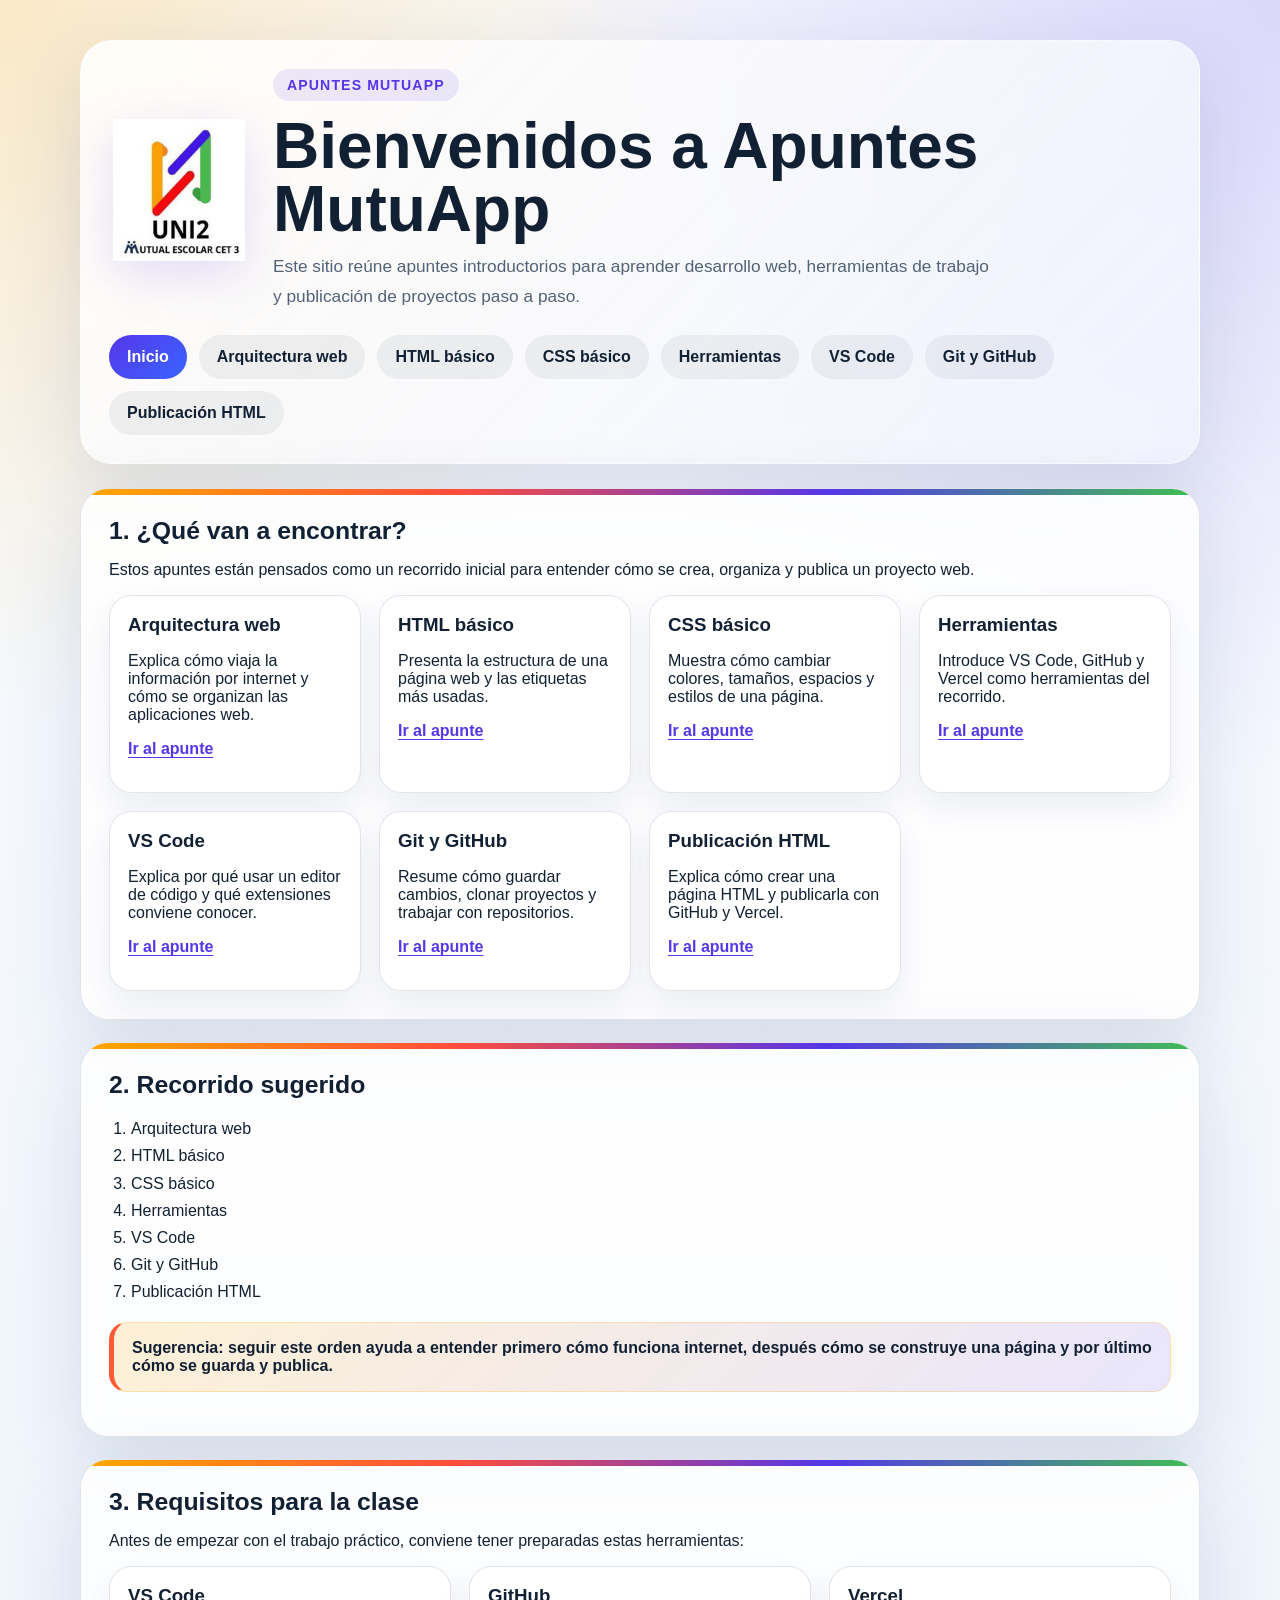
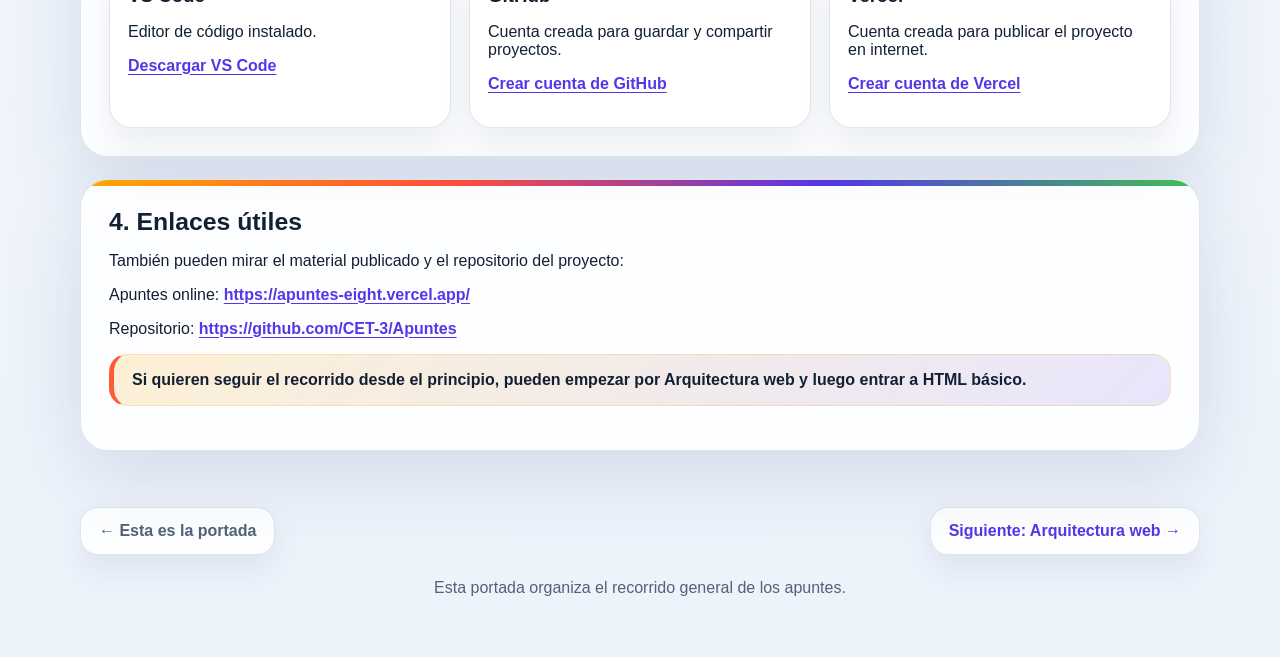
<file: index.html>
<!DOCTYPE html>
<html lang="es">
<head>
    <meta charset="UTF-8">
    <meta name="viewport" content="width=device-width, initial-scale=1.0">
    <title>Apuntes MutuApp</title>
    <link rel="stylesheet" href="assets/css/style.css">
</head>
<body>
    <header>
        <div class="hero">
            <div class="hero-marca">
                <img src="assets/img/logo-unidos-cet3.png" alt="Logo de Unidos Mutual Escolar CET 3" class="logo-mutual">
                <div>
                    <p class="etiqueta">Apuntes MutuApp</p>
                    <h1>Bienvenidos a Apuntes MutuApp</h1>
                    <p class="hero-texto">
                        Este sitio reúne apuntes introductorios para aprender desarrollo web, herramientas de trabajo
                        y publicación de proyectos paso a paso.
                    </p>
                </div>
            </div>
            <nav class="nav-apuntes" aria-label="Navegación entre apuntes">
                <a href="index.html" class="nav-link actual">Inicio</a>
                <a href="arquitectura-web.html" class="nav-link">Arquitectura web</a>
                <a href="html.html" class="nav-link">HTML básico</a>
                <a href="css.html" class="nav-link">CSS básico</a>
                <a href="herramientas.html" class="nav-link">Herramientas</a>
                <a href="vscode.html" class="nav-link">VS Code</a>
                <a href="git.html" class="nav-link">Git y GitHub</a>
                <a href="publicar-html.html" class="nav-link">Publicación HTML</a>
            </nav>
        </div>
    </header>

    <main>
        <section>
            <h2>1. ¿Qué van a encontrar?</h2>
            <p>Estos apuntes están pensados como un recorrido inicial para entender cómo se crea, organiza y publica un proyecto web.</p>
            <div class="grid">
                <article class="tarjeta">
                    <h3>Arquitectura web</h3>
                    <p>Explica cómo viaja la información por internet y cómo se organizan las aplicaciones web.</p>
                    <p><a href="arquitectura-web.html">Ir al apunte</a></p>
                </article>
                <article class="tarjeta">
                    <h3>HTML básico</h3>
                    <p>Presenta la estructura de una página web y las etiquetas más usadas.</p>
                    <p><a href="html.html">Ir al apunte</a></p>
                </article>
                <article class="tarjeta">
                    <h3>CSS básico</h3>
                    <p>Muestra cómo cambiar colores, tamaños, espacios y estilos de una página.</p>
                    <p><a href="css.html">Ir al apunte</a></p>
                </article>
                <article class="tarjeta">
                    <h3>Herramientas</h3>
                    <p>Introduce VS Code, GitHub y Vercel como herramientas del recorrido.</p>
                    <p><a href="herramientas.html">Ir al apunte</a></p>
                </article>
                <article class="tarjeta">
                    <h3>VS Code</h3>
                    <p>Explica por qué usar un editor de código y qué extensiones conviene conocer.</p>
                    <p><a href="vscode.html">Ir al apunte</a></p>
                </article>
                <article class="tarjeta">
                    <h3>Git y GitHub</h3>
                    <p>Resume cómo guardar cambios, clonar proyectos y trabajar con repositorios.</p>
                    <p><a href="git.html">Ir al apunte</a></p>
                </article>
                <article class="tarjeta">
                    <h3>Publicación HTML</h3>
                    <p>Explica cómo crear una página HTML y publicarla con GitHub y Vercel.</p>
                    <p><a href="publicar-html.html">Ir al apunte</a></p>
                </article>
            </div>
        </section>

        <section>
            <h2>2. Recorrido sugerido</h2>
            <ol>
                <li>Arquitectura web</li>
                <li>HTML básico</li>
                <li>CSS básico</li>
                <li>Herramientas</li>
                <li>VS Code</li>
                <li>Git y GitHub</li>
                <li>Publicación HTML</li>
            </ol>
            <p class="destacado">
                Sugerencia: seguir este orden ayuda a entender primero cómo funciona internet, después cómo se construye una página y por último cómo se guarda y publica.
            </p>
        </section>

        <section>
            <h2>3. Requisitos para la clase</h2>
            <p>Antes de empezar con el trabajo práctico, conviene tener preparadas estas herramientas:</p>
            <div class="grid">
                <article class="tarjeta">
                    <h3>VS Code</h3>
                    <p>Editor de código instalado.</p>
                    <p><a href="https://code.visualstudio.com/download" target="_blank" rel="noopener noreferrer">Descargar VS Code</a></p>
                </article>
                <article class="tarjeta">
                    <h3>GitHub</h3>
                    <p>Cuenta creada para guardar y compartir proyectos.</p>
                    <p><a href="https://github.com/signup" target="_blank" rel="noopener noreferrer">Crear cuenta de GitHub</a></p>
                </article>
                <article class="tarjeta">
                    <h3>Vercel</h3>
                    <p>Cuenta creada para publicar el proyecto en internet.</p>
                    <p><a href="https://vercel.com/signup/" target="_blank" rel="noopener noreferrer">Crear cuenta de Vercel</a></p>
                </article>
            </div>
        </section>

        <section>
            <h2>4. Enlaces útiles</h2>
            <p>También pueden mirar el material publicado y el repositorio del proyecto:</p>
            <p>
                Apuntes online:
                <a href="https://apuntes-eight.vercel.app/" target="_blank" rel="noopener noreferrer">https://apuntes-eight.vercel.app/</a>
            </p>
            <p>
                Repositorio:
                <a href="https://github.com/CET-3/Apuntes" target="_blank" rel="noopener noreferrer">https://github.com/CET-3/Apuntes</a>
            </p>
            <p class="destacado">
                Si quieren seguir el recorrido desde el principio, pueden empezar por Arquitectura web y luego entrar a HTML básico.
            </p>
        </section>
    </main>

    <div class="paginacion">
        <span class="pagina-link pagina-link-inactiva">← Esta es la portada</span>
        <a href="arquitectura-web.html" class="pagina-link">Siguiente: Arquitectura web →</a>
    </div>

    <footer>
        <p>Esta portada organiza el recorrido general de los apuntes.</p>
    </footer>
</body>
</html>
</file>
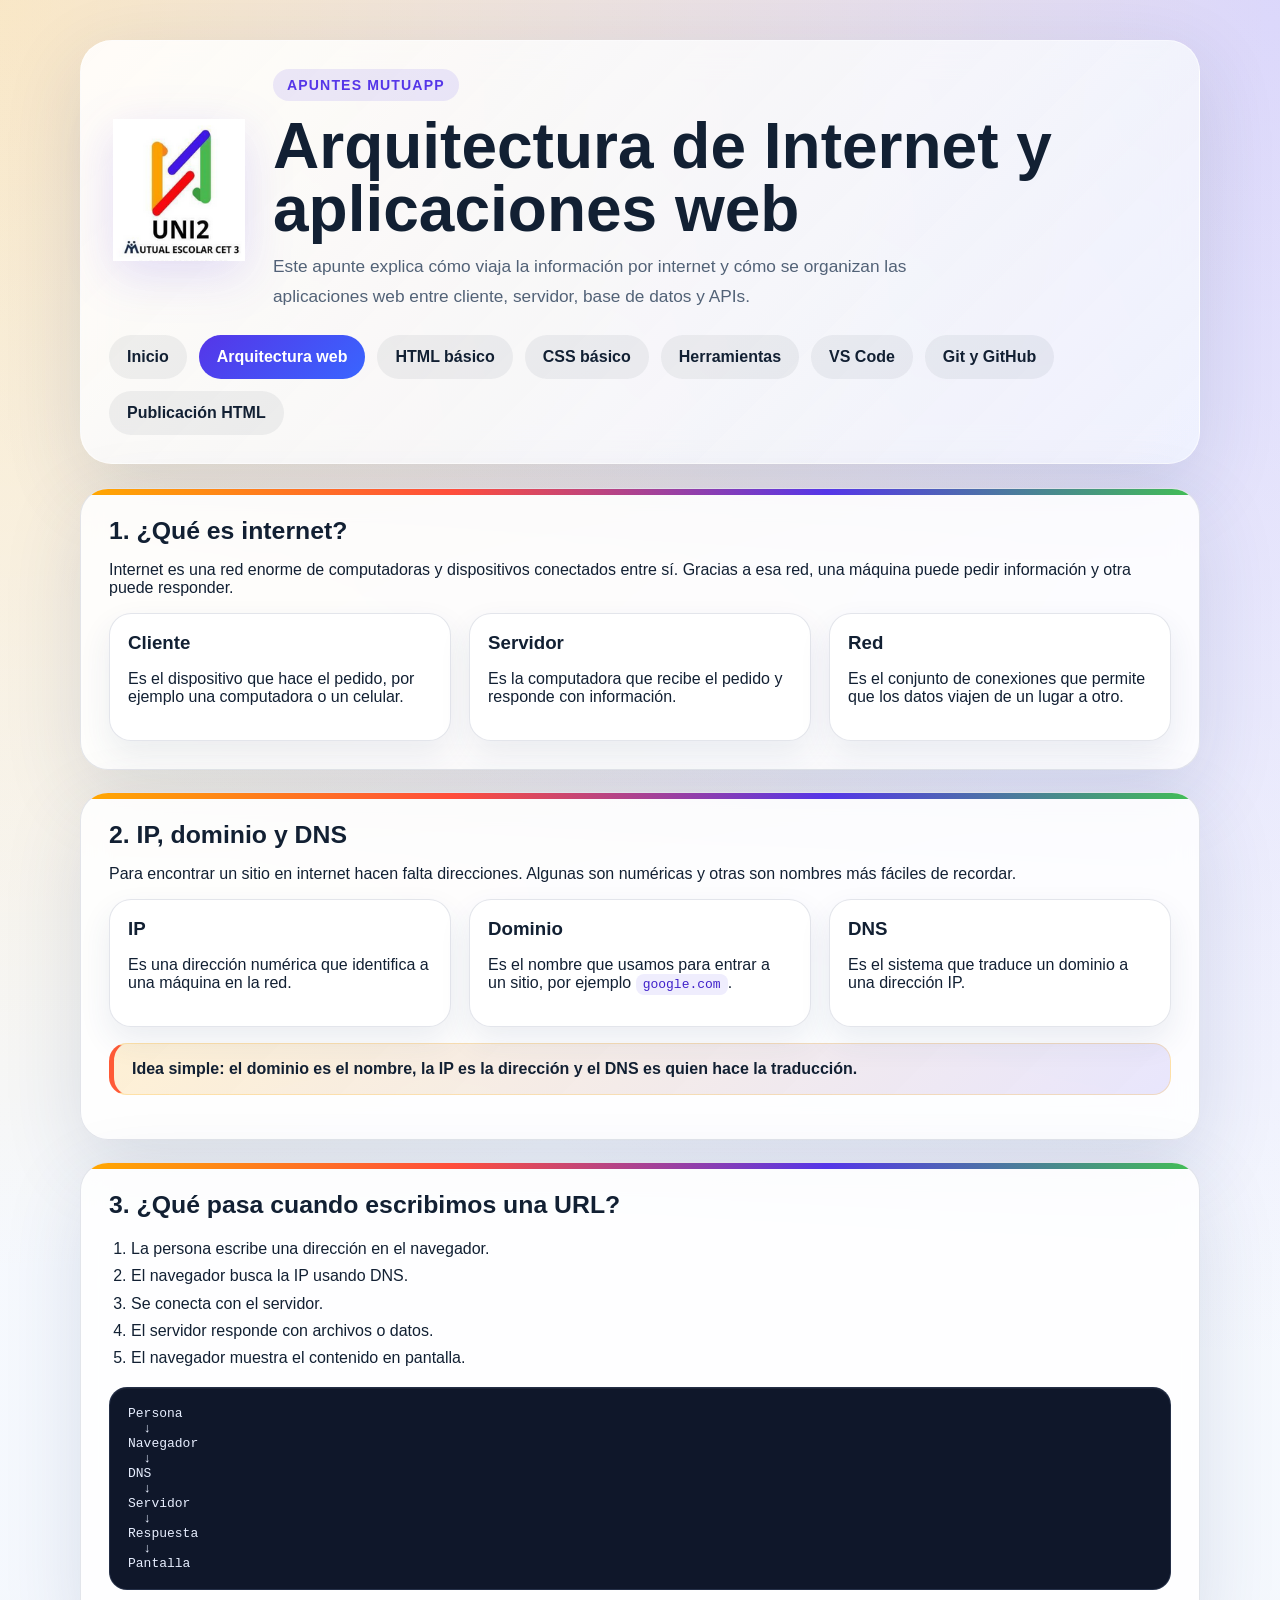
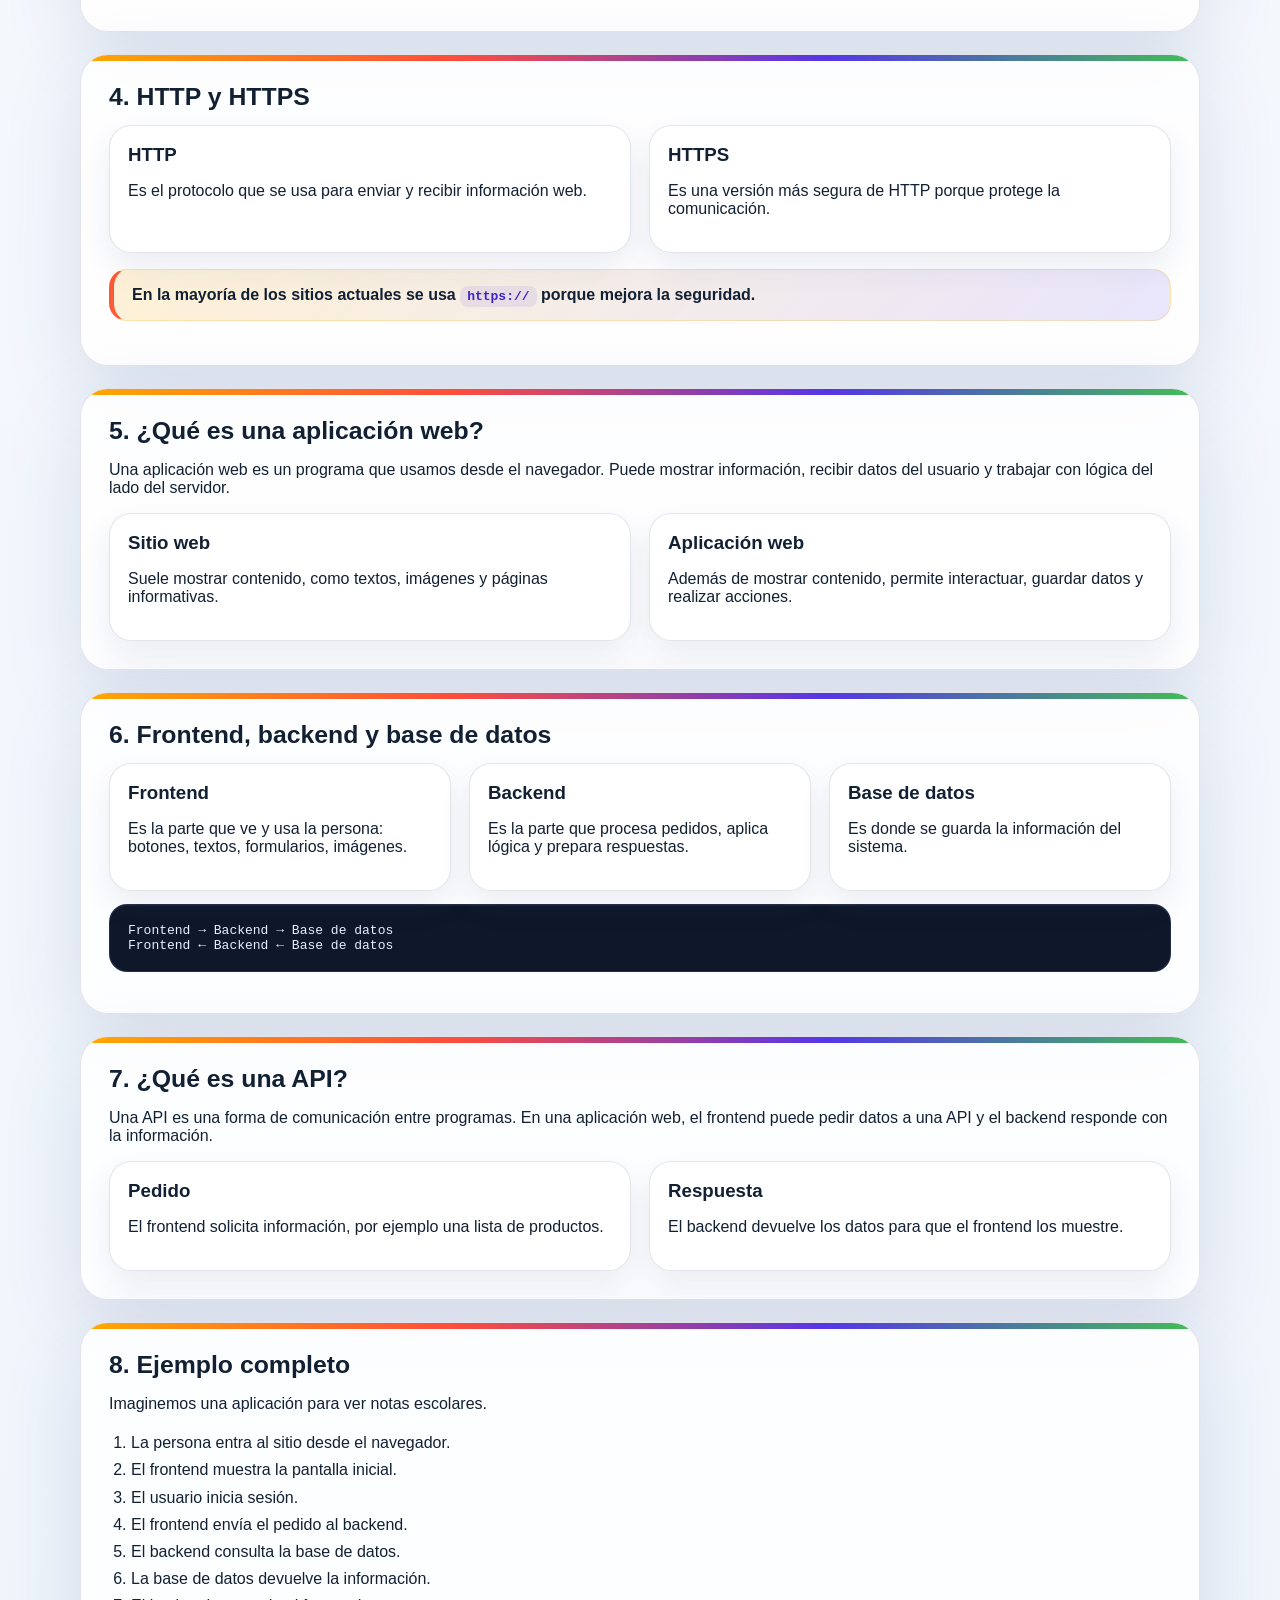
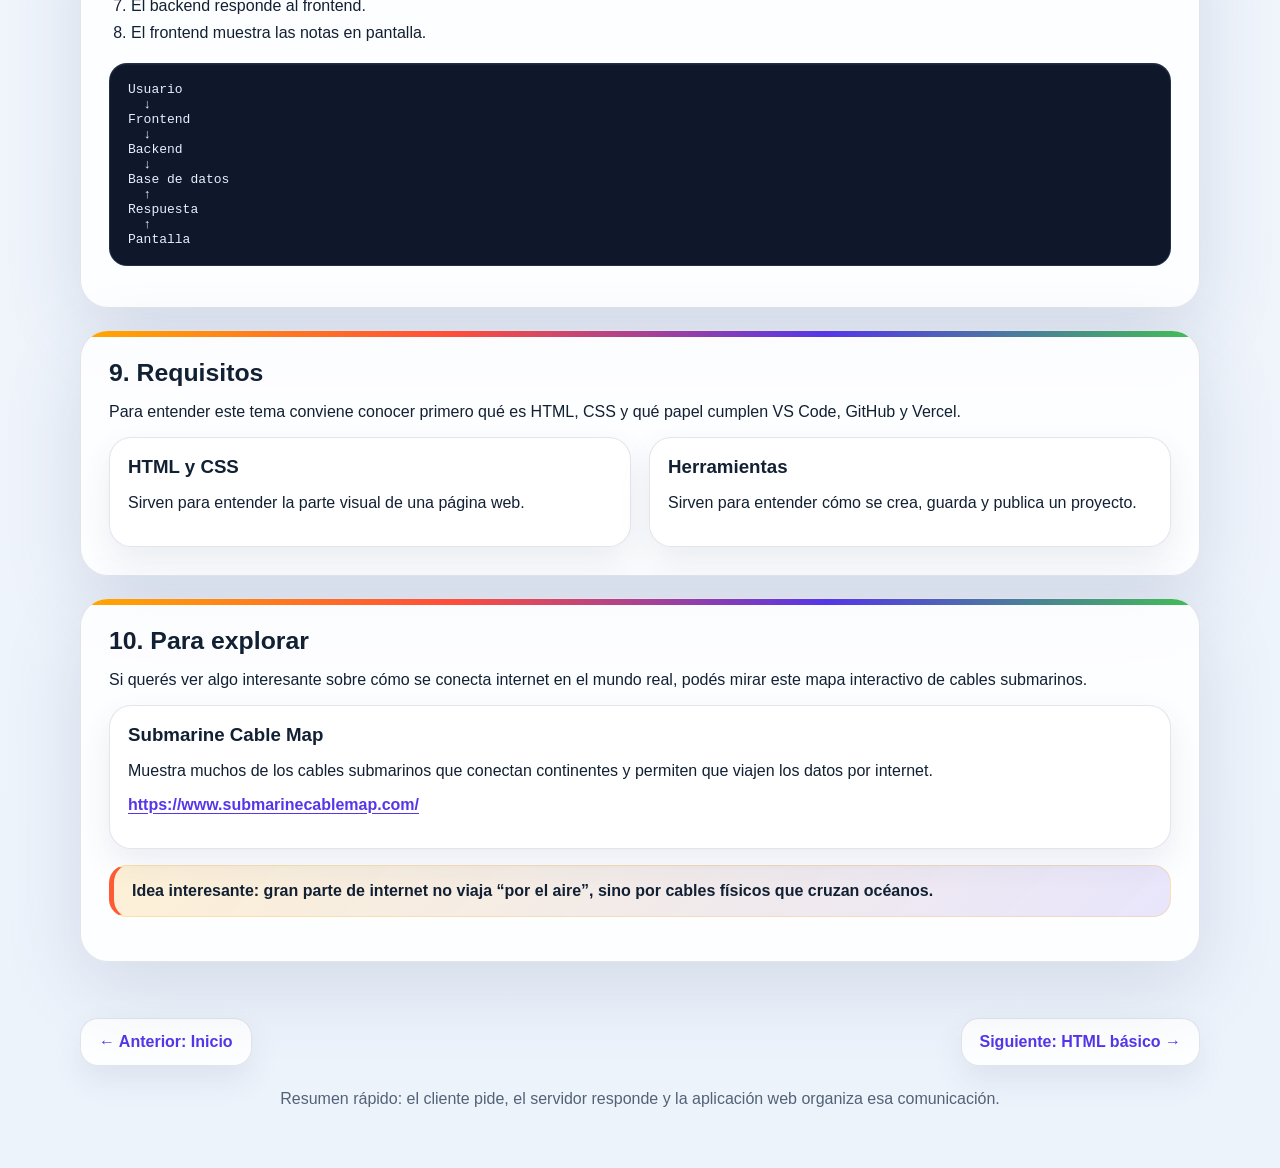
<file: arquitectura-web.html>
<!DOCTYPE html>
<html lang="es">
<head>
    <meta charset="UTF-8">
    <meta name="viewport" content="width=device-width, initial-scale=1.0">
    <title>Arquitectura de Internet y Aplicaciones Web</title>
    <link rel="stylesheet" href="assets/css/style.css">
</head>
<body>
    <header>
        <div class="hero">
            <div class="hero-marca">
                <img src="assets/img/logo-unidos-cet3.png" alt="Logo de Unidos Mutual Escolar CET 3" class="logo-mutual">
                <div>
                    <p class="etiqueta">Apuntes MutuApp</p>
                    <h1>Arquitectura de Internet y aplicaciones web</h1>
                    <p class="hero-texto">
                        Este apunte explica cómo viaja la información por internet y cómo se organizan
                        las aplicaciones web entre cliente, servidor, base de datos y APIs.
                    </p>
                </div>
            </div>
            <nav class="nav-apuntes" aria-label="Navegación entre apuntes">
                <a href="index.html" class="nav-link">Inicio</a>
                <a href="arquitectura-web.html" class="nav-link actual">Arquitectura web</a>
                <a href="html.html" class="nav-link">HTML básico</a>
                <a href="css.html" class="nav-link">CSS básico</a>
                <a href="herramientas.html" class="nav-link">Herramientas</a>
                <a href="vscode.html" class="nav-link">VS Code</a>
                <a href="git.html" class="nav-link">Git y GitHub</a>
                <a href="publicar-html.html" class="nav-link">Publicación HTML</a>
            </nav>
        </div>
    </header>

    <main>
        <section>
            <h2>1. ¿Qué es internet?</h2>
            <p>
                Internet es una red enorme de computadoras y dispositivos conectados entre sí.
                Gracias a esa red, una máquina puede pedir información y otra puede responder.
            </p>
            <div class="grid">
                <article class="tarjeta">
                    <h3>Cliente</h3>
                    <p>Es el dispositivo que hace el pedido, por ejemplo una computadora o un celular.</p>
                </article>
                <article class="tarjeta">
                    <h3>Servidor</h3>
                    <p>Es la computadora que recibe el pedido y responde con información.</p>
                </article>
                <article class="tarjeta">
                    <h3>Red</h3>
                    <p>Es el conjunto de conexiones que permite que los datos viajen de un lugar a otro.</p>
                </article>
            </div>
        </section>

        <section>
            <h2>2. IP, dominio y DNS</h2>
            <p>
                Para encontrar un sitio en internet hacen falta direcciones. Algunas son numéricas y otras son nombres más fáciles de recordar.
            </p>
            <div class="grid">
                <article class="tarjeta">
                    <h3>IP</h3>
                    <p>Es una dirección numérica que identifica a una máquina en la red.</p>
                </article>
                <article class="tarjeta">
                    <h3>Dominio</h3>
                    <p>Es el nombre que usamos para entrar a un sitio, por ejemplo <code>google.com</code>.</p>
                </article>
                <article class="tarjeta">
                    <h3>DNS</h3>
                    <p>Es el sistema que traduce un dominio a una dirección IP.</p>
                </article>
            </div>
            <p class="destacado">
                Idea simple: el dominio es el nombre, la IP es la dirección y el DNS es quien hace la traducción.
            </p>
        </section>

        <section>
            <h2>3. ¿Qué pasa cuando escribimos una URL?</h2>
            <ol>
                <li>La persona escribe una dirección en el navegador.</li>
                <li>El navegador busca la IP usando DNS.</li>
                <li>Se conecta con el servidor.</li>
                <li>El servidor responde con archivos o datos.</li>
                <li>El navegador muestra el contenido en pantalla.</li>
            </ol>
            <pre><code>Persona
  ↓
Navegador
  ↓
DNS
  ↓
Servidor
  ↓
Respuesta
  ↓
Pantalla</code></pre>
        </section>

        <section>
            <h2>4. HTTP y HTTPS</h2>
            <div class="grid">
                <article class="tarjeta">
                    <h3>HTTP</h3>
                    <p>Es el protocolo que se usa para enviar y recibir información web.</p>
                </article>
                <article class="tarjeta">
                    <h3>HTTPS</h3>
                    <p>Es una versión más segura de HTTP porque protege la comunicación.</p>
                </article>
            </div>
            <p class="destacado">
                En la mayoría de los sitios actuales se usa <code>https://</code> porque mejora la seguridad.
            </p>
        </section>

        <section>
            <h2>5. ¿Qué es una aplicación web?</h2>
            <p>
                Una aplicación web es un programa que usamos desde el navegador.
                Puede mostrar información, recibir datos del usuario y trabajar con lógica del lado del servidor.
            </p>
            <div class="grid">
                <article class="tarjeta">
                    <h3>Sitio web</h3>
                    <p>Suele mostrar contenido, como textos, imágenes y páginas informativas.</p>
                </article>
                <article class="tarjeta">
                    <h3>Aplicación web</h3>
                    <p>Además de mostrar contenido, permite interactuar, guardar datos y realizar acciones.</p>
                </article>
            </div>
        </section>

        <section>
            <h2>6. Frontend, backend y base de datos</h2>
            <div class="grid">
                <article class="tarjeta">
                    <h3>Frontend</h3>
                    <p>Es la parte que ve y usa la persona: botones, textos, formularios, imágenes.</p>
                </article>
                <article class="tarjeta">
                    <h3>Backend</h3>
                    <p>Es la parte que procesa pedidos, aplica lógica y prepara respuestas.</p>
                </article>
                <article class="tarjeta">
                    <h3>Base de datos</h3>
                    <p>Es donde se guarda la información del sistema.</p>
                </article>
            </div>
            <pre><code>Frontend → Backend → Base de datos
Frontend ← Backend ← Base de datos</code></pre>
        </section>

        <section>
            <h2>7. ¿Qué es una API?</h2>
            <p>
                Una API es una forma de comunicación entre programas. En una aplicación web, el frontend puede pedir datos a una API
                y el backend responde con la información.
            </p>
            <div class="grid">
                <article class="tarjeta">
                    <h3>Pedido</h3>
                    <p>El frontend solicita información, por ejemplo una lista de productos.</p>
                </article>
                <article class="tarjeta">
                    <h3>Respuesta</h3>
                    <p>El backend devuelve los datos para que el frontend los muestre.</p>
                </article>
            </div>
        </section>

        <section>
            <h2>8. Ejemplo completo</h2>
            <p>Imaginemos una aplicación para ver notas escolares.</p>
            <ol>
                <li>La persona entra al sitio desde el navegador.</li>
                <li>El frontend muestra la pantalla inicial.</li>
                <li>El usuario inicia sesión.</li>
                <li>El frontend envía el pedido al backend.</li>
                <li>El backend consulta la base de datos.</li>
                <li>La base de datos devuelve la información.</li>
                <li>El backend responde al frontend.</li>
                <li>El frontend muestra las notas en pantalla.</li>
            </ol>
            <pre><code>Usuario
  ↓
Frontend
  ↓
Backend
  ↓
Base de datos
  ↑
Respuesta
  ↑
Pantalla</code></pre>
        </section>

        <section>
            <h2>9. Requisitos</h2>
            <p>
                Para entender este tema conviene conocer primero qué es HTML, CSS y qué papel cumplen VS Code, GitHub y Vercel.
            </p>
            <div class="grid">
                <article class="tarjeta">
                    <h3>HTML y CSS</h3>
                    <p>Sirven para entender la parte visual de una página web.</p>
                </article>
                <article class="tarjeta">
                    <h3>Herramientas</h3>
                    <p>Sirven para entender cómo se crea, guarda y publica un proyecto.</p>
                </article>
            </div>
        </section>

        <section>
            <h2>10. Para explorar</h2>
            <p>
                Si querés ver algo interesante sobre cómo se conecta internet en el mundo real, podés mirar este mapa interactivo
                de cables submarinos.
            </p>
            <div class="grid">
                <article class="tarjeta">
                    <h3>Submarine Cable Map</h3>
                    <p>Muestra muchos de los cables submarinos que conectan continentes y permiten que viajen los datos por internet.</p>
                    <p><a href="https://www.submarinecablemap.com/" target="_blank" rel="noopener noreferrer">https://www.submarinecablemap.com/</a></p>
                </article>
            </div>
            <p class="destacado">
                Idea interesante: gran parte de internet no viaja “por el aire”, sino por cables físicos que cruzan océanos.
            </p>
        </section>
    </main>

    <div class="paginacion">
        <a href="index.html" class="pagina-link">← Anterior: Inicio</a>
        <a href="html.html" class="pagina-link">Siguiente: HTML básico →</a>
    </div>

    <footer>
        <p>Resumen rápido: el cliente pide, el servidor responde y la aplicación web organiza esa comunicación.</p>
    </footer>
</body>
</html>
</file>
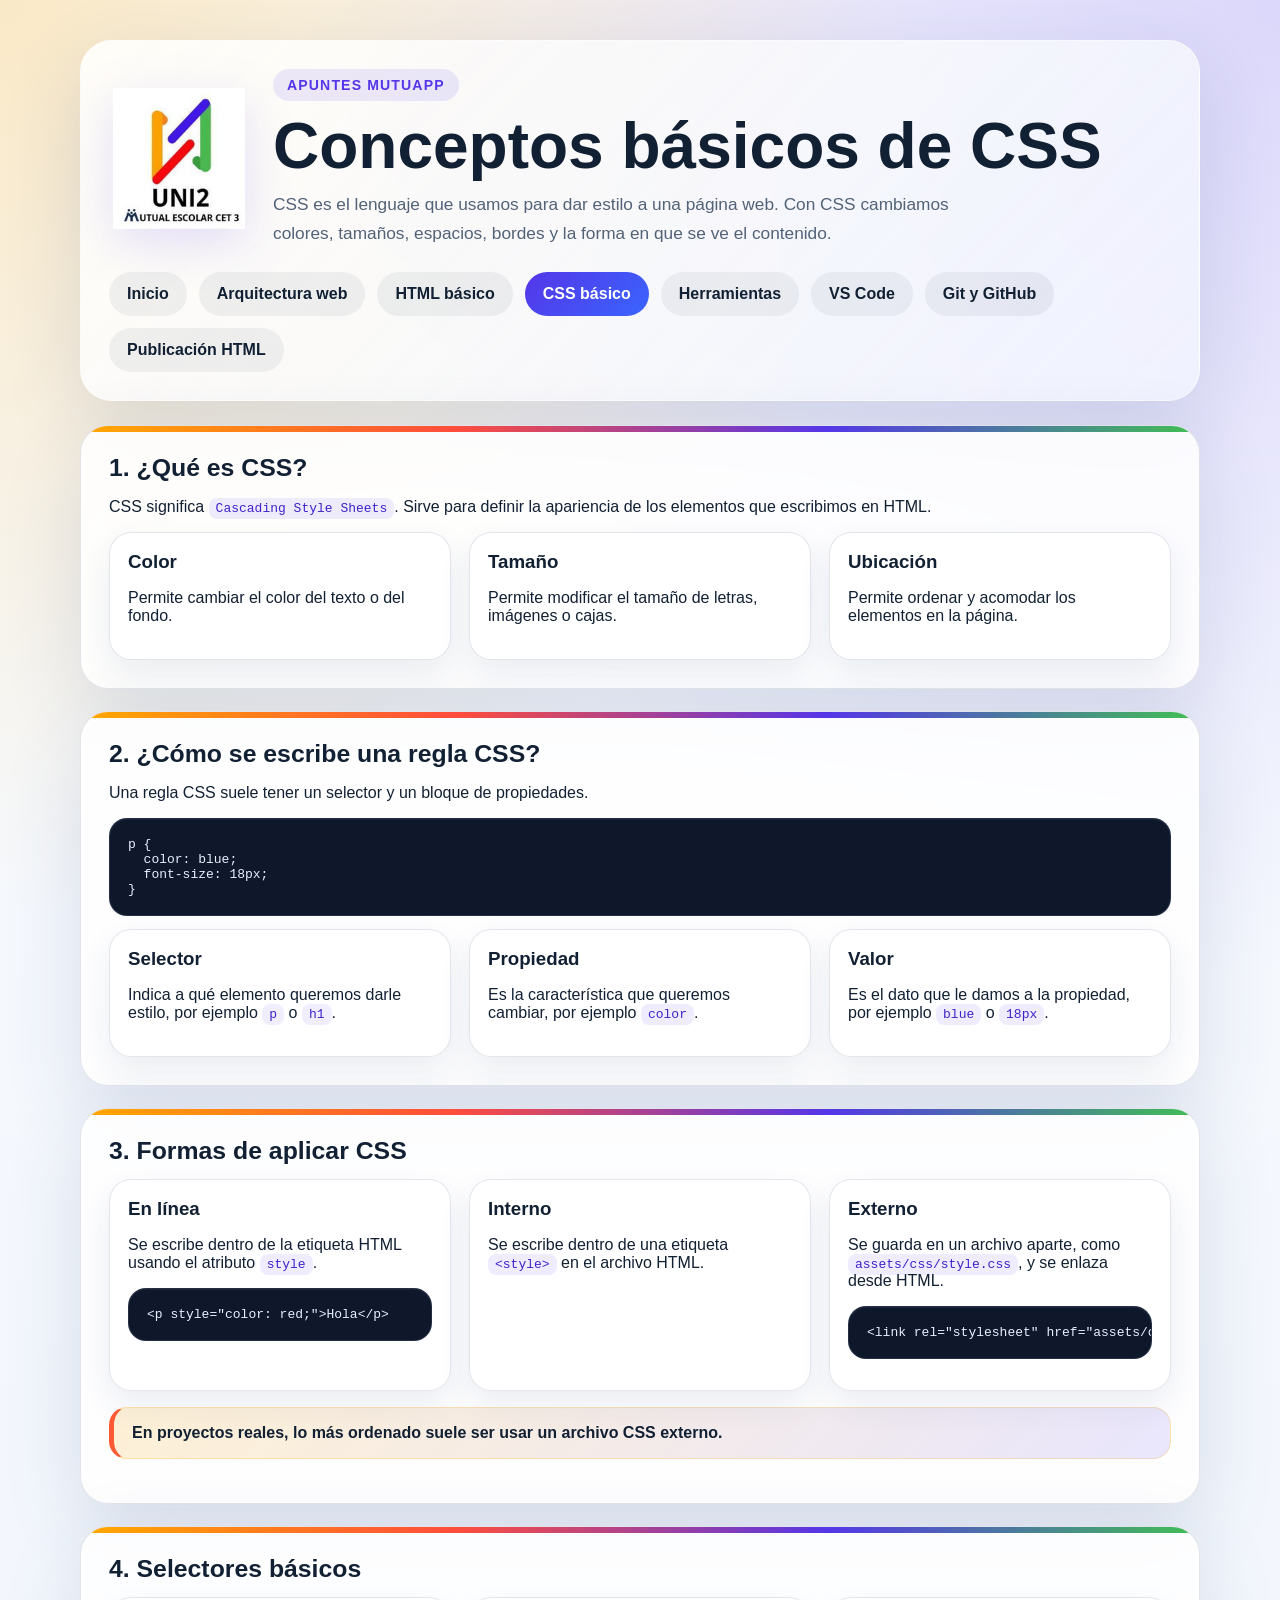
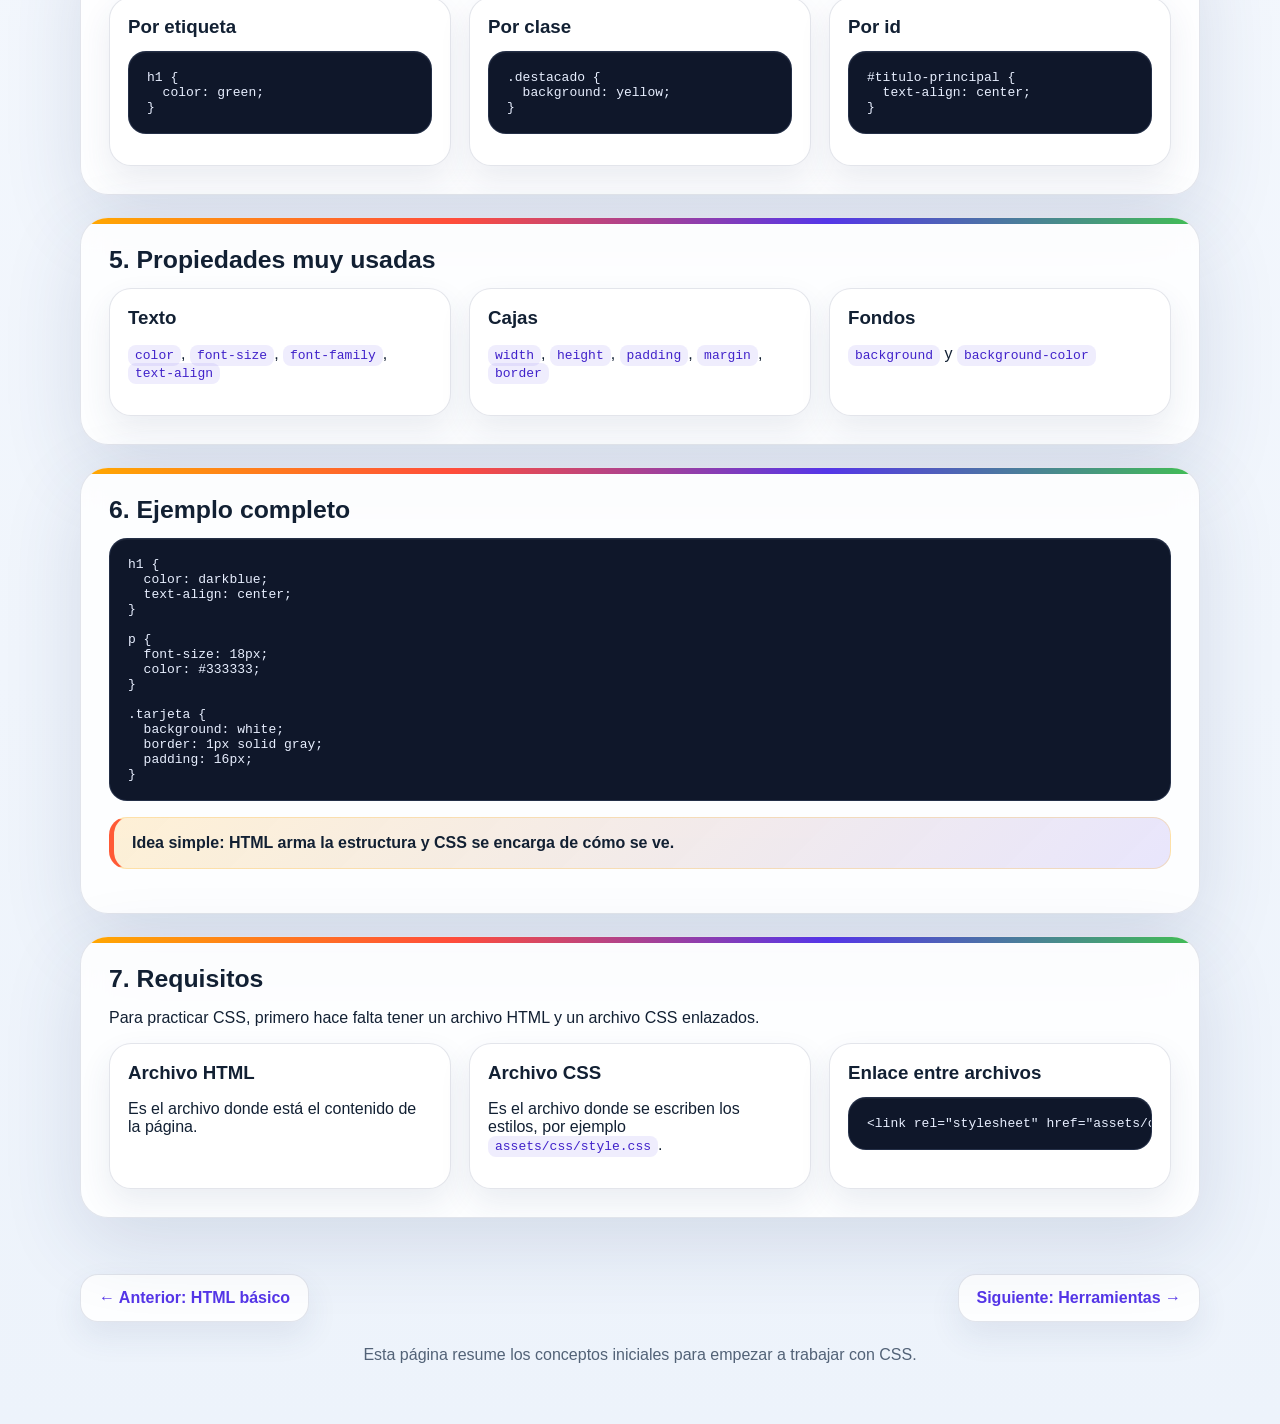
<file: css.html>
<!DOCTYPE html>
<html lang="es">
<head>
    <meta charset="UTF-8">
    <meta name="viewport" content="width=device-width, initial-scale=1.0">
    <title>Conceptos Básicos de CSS</title>
    <link rel="stylesheet" href="assets/css/style.css">
</head>
<body>
    <header>
        <div class="hero">
            <div class="hero-marca">
                <img src="assets/img/logo-unidos-cet3.png" alt="Logo de Unidos Mutual Escolar CET 3" class="logo-mutual">
                <div>
                    <p class="etiqueta">Apuntes MutuApp</p>
                    <h1>Conceptos básicos de CSS</h1>
                    <p class="hero-texto">
                        CSS es el lenguaje que usamos para dar estilo a una página web.
                        Con CSS cambiamos colores, tamaños, espacios, bordes y la forma en que se ve el contenido.
                    </p>
                </div>
            </div>
            <nav class="nav-apuntes" aria-label="Navegación entre apuntes">
                <a href="index.html" class="nav-link">Inicio</a>
                <a href="arquitectura-web.html" class="nav-link">Arquitectura web</a>
                <a href="html.html" class="nav-link">HTML básico</a>
                <a href="css.html" class="nav-link actual">CSS básico</a>
                <a href="herramientas.html" class="nav-link">Herramientas</a>
                <a href="vscode.html" class="nav-link">VS Code</a>
                <a href="git.html" class="nav-link">Git y GitHub</a>
                <a href="publicar-html.html" class="nav-link">Publicación HTML</a>
            </nav>
        </div>
    </header>

    <main>
        <section>
            <h2>1. ¿Qué es CSS?</h2>
            <p>
                CSS significa <code>Cascading Style Sheets</code>. Sirve para definir la apariencia de los elementos
                que escribimos en HTML.
            </p>
            <div class="grid">
                <article class="tarjeta">
                    <h3>Color</h3>
                    <p>Permite cambiar el color del texto o del fondo.</p>
                </article>
                <article class="tarjeta">
                    <h3>Tamaño</h3>
                    <p>Permite modificar el tamaño de letras, imágenes o cajas.</p>
                </article>
                <article class="tarjeta">
                    <h3>Ubicación</h3>
                    <p>Permite ordenar y acomodar los elementos en la página.</p>
                </article>
            </div>
        </section>

        <section>
            <h2>2. ¿Cómo se escribe una regla CSS?</h2>
            <p>Una regla CSS suele tener un selector y un bloque de propiedades.</p>
            <pre><code>p {
  color: blue;
  font-size: 18px;
}</code></pre>
            <div class="grid">
                <article class="tarjeta">
                    <h3>Selector</h3>
                    <p>Indica a qué elemento queremos darle estilo, por ejemplo <code>p</code> o <code>h1</code>.</p>
                </article>
                <article class="tarjeta">
                    <h3>Propiedad</h3>
                    <p>Es la característica que queremos cambiar, por ejemplo <code>color</code>.</p>
                </article>
                <article class="tarjeta">
                    <h3>Valor</h3>
                    <p>Es el dato que le damos a la propiedad, por ejemplo <code>blue</code> o <code>18px</code>.</p>
                </article>
            </div>
        </section>

        <section>
            <h2>3. Formas de aplicar CSS</h2>
            <div class="grid">
                <article class="tarjeta">
                    <h3>En línea</h3>
                    <p>Se escribe dentro de la etiqueta HTML usando el atributo <code>style</code>.</p>
                    <pre><code>&lt;p style="color: red;"&gt;Hola&lt;/p&gt;</code></pre>
                </article>
                <article class="tarjeta">
                    <h3>Interno</h3>
                    <p>Se escribe dentro de una etiqueta <code>&lt;style&gt;</code> en el archivo HTML.</p>
                </article>
                <article class="tarjeta">
                    <h3>Externo</h3>
                    <p>Se guarda en un archivo aparte, como <code>assets/css/style.css</code>, y se enlaza desde HTML.</p>
                    <pre><code>&lt;link rel="stylesheet" href="assets/css/style.css"&gt;</code></pre>
                </article>
            </div>
            <p class="destacado">
                En proyectos reales, lo más ordenado suele ser usar un archivo CSS externo.
            </p>
        </section>

        <section>
            <h2>4. Selectores básicos</h2>
            <div class="grid">
                <article class="tarjeta">
                    <h3>Por etiqueta</h3>
                    <pre><code>h1 {
  color: green;
}</code></pre>
                </article>
                <article class="tarjeta">
                    <h3>Por clase</h3>
                    <pre><code>.destacado {
  background: yellow;
}</code></pre>
                </article>
                <article class="tarjeta">
                    <h3>Por id</h3>
                    <pre><code>#titulo-principal {
  text-align: center;
}</code></pre>
                </article>
            </div>
        </section>

        <section>
            <h2>5. Propiedades muy usadas</h2>
            <div class="grid">
                <article class="tarjeta">
                    <h3>Texto</h3>
                    <p><code>color</code>, <code>font-size</code>, <code>font-family</code>, <code>text-align</code></p>
                </article>
                <article class="tarjeta">
                    <h3>Cajas</h3>
                    <p><code>width</code>, <code>height</code>, <code>padding</code>, <code>margin</code>, <code>border</code></p>
                </article>
                <article class="tarjeta">
                    <h3>Fondos</h3>
                    <p><code>background</code> y <code>background-color</code></p>
                </article>
            </div>
        </section>

        <section>
            <h2>6. Ejemplo completo</h2>
            <pre><code>h1 {
  color: darkblue;
  text-align: center;
}

p {
  font-size: 18px;
  color: #333333;
}

.tarjeta {
  background: white;
  border: 1px solid gray;
  padding: 16px;
}</code></pre>
            <p class="destacado">
                Idea simple: HTML arma la estructura y CSS se encarga de cómo se ve.
            </p>
        </section>

        <section>
            <h2>7. Requisitos</h2>
            <p>Para practicar CSS, primero hace falta tener un archivo HTML y un archivo CSS enlazados.</p>
            <div class="grid">
                <article class="tarjeta">
                    <h3>Archivo HTML</h3>
                    <p>Es el archivo donde está el contenido de la página.</p>
                </article>
                <article class="tarjeta">
                    <h3>Archivo CSS</h3>
                    <p>Es el archivo donde se escriben los estilos, por ejemplo <code>assets/css/style.css</code>.</p>
                </article>
                <article class="tarjeta">
                    <h3>Enlace entre archivos</h3>
                    <pre><code>&lt;link rel="stylesheet" href="assets/css/style.css"&gt;</code></pre>
                </article>
            </div>
        </section>
    </main>

    <div class="paginacion">
        <a href="html.html" class="pagina-link">← Anterior: HTML básico</a>
        <a href="herramientas.html" class="pagina-link">Siguiente: Herramientas →</a>
    </div>

    <footer>
        <p>Esta página resume los conceptos iniciales para empezar a trabajar con CSS.</p>
    </footer>
</body>
</html>
</file>
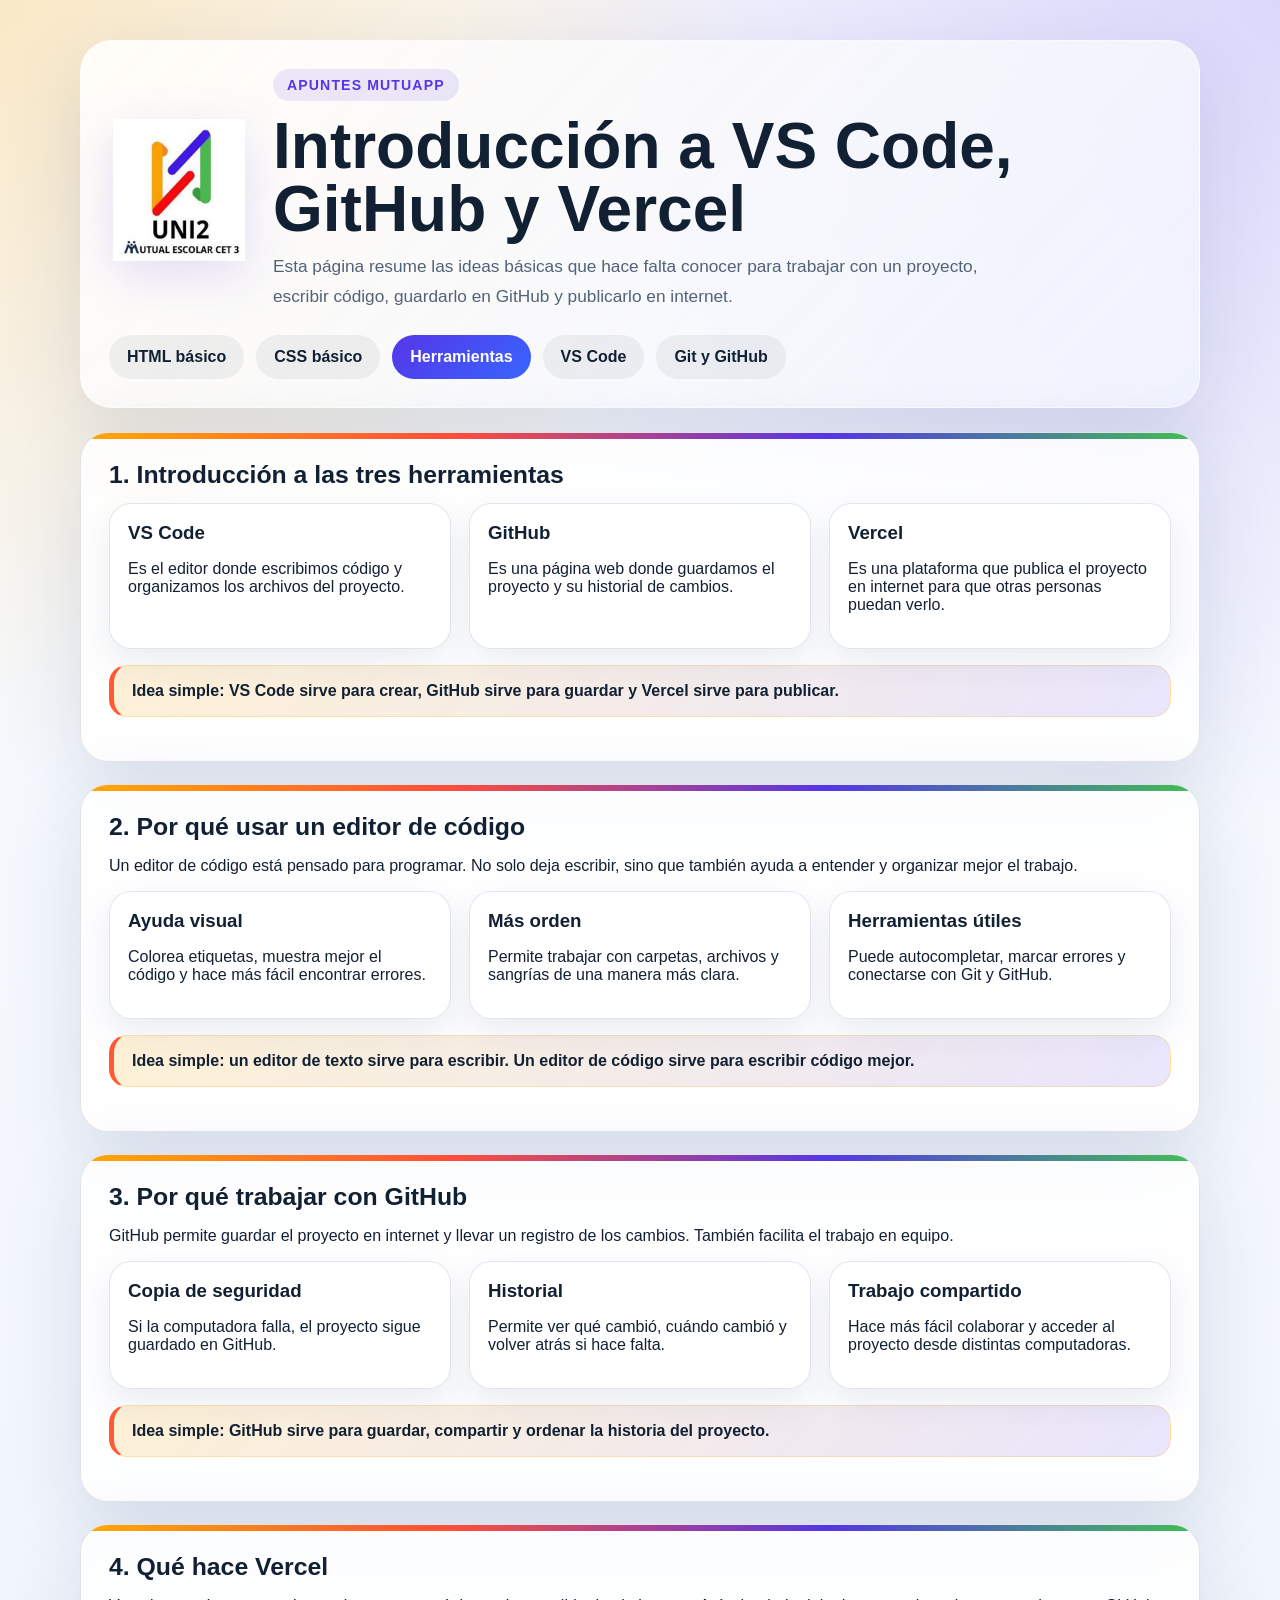
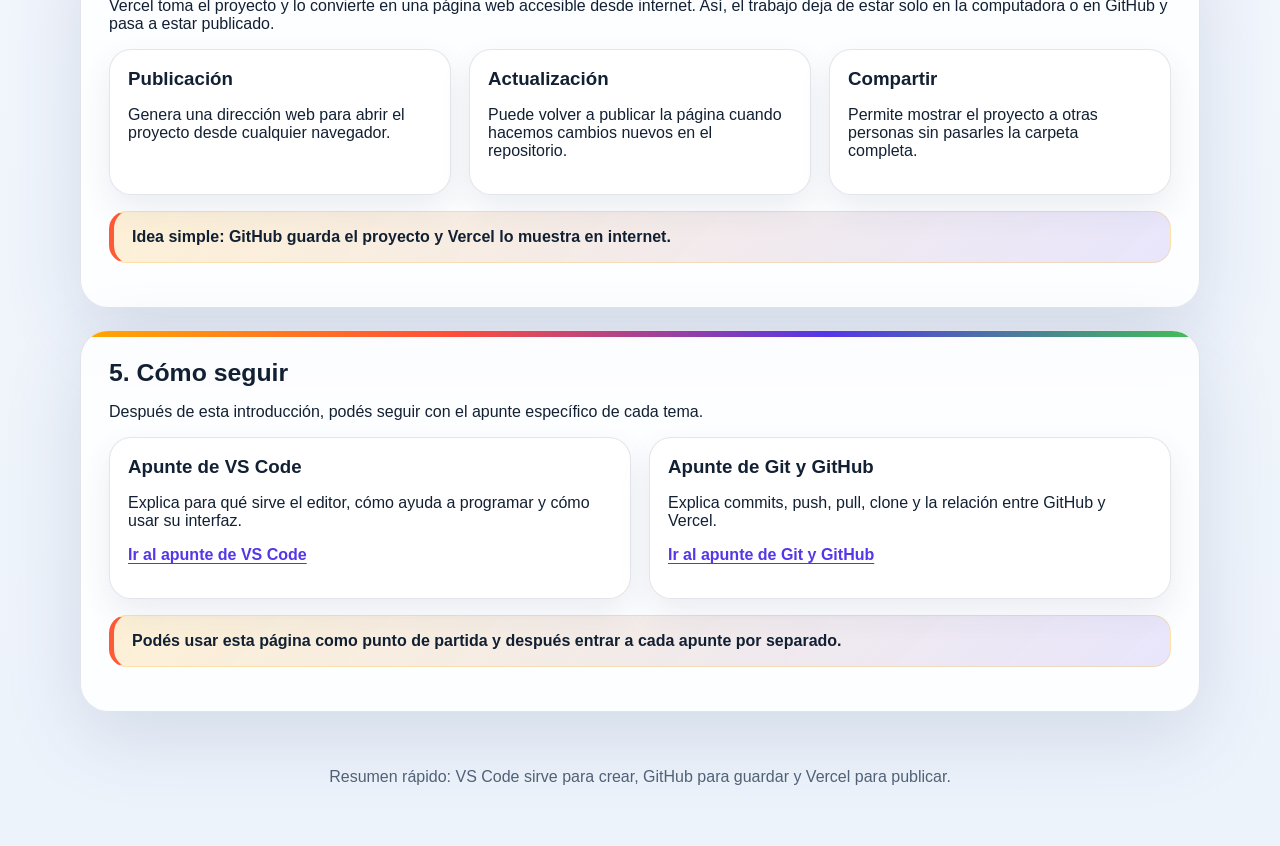
<file: git-github.html>
<!DOCTYPE html>
<html lang="es">
<head>
    <meta charset="UTF-8">
    <meta name="viewport" content="width=device-width, initial-scale=1.0">
    <title>Introducción a VS Code, GitHub y Vercel</title>
    <link rel="stylesheet" href="style.css">
</head>
<body>
    <header>
        <div class="hero">
            <div class="hero-marca">
                <img src="logo-unidos-cet3.png" alt="Logo de Unidos Mutual Escolar CET 3" class="logo-mutual">
                <div>
                    <p class="etiqueta">Apuntes MutuApp</p>
                    <h1>Introducción a VS Code, GitHub y Vercel</h1>
                    <p class="hero-texto">
                        Esta página resume las ideas básicas que hace falta conocer para trabajar con un proyecto,
                        escribir código, guardarlo en GitHub y publicarlo en internet.
                    </p>
                </div>
            </div>
            <nav class="nav-apuntes" aria-label="Navegación entre apuntes">
                <a href="index.html" class="nav-link">HTML básico</a>
                <a href="css.html" class="nav-link">CSS básico</a>
                <a href="git-github.html" class="nav-link actual">Herramientas</a>
                <a href="vscode.html" class="nav-link">VS Code</a>
                <a href="git.html" class="nav-link">Git y GitHub</a>
            </nav>
        </div>
    </header>

    <main>
        <section>
            <h2>1. Introducción a las tres herramientas</h2>
            <div class="grid">
                <article class="tarjeta">
                    <h3>VS Code</h3>
                    <p>Es el editor donde escribimos código y organizamos los archivos del proyecto.</p>
                </article>
                <article class="tarjeta">
                    <h3>GitHub</h3>
                    <p>Es una página web donde guardamos el proyecto y su historial de cambios.</p>
                </article>
                <article class="tarjeta">
                    <h3>Vercel</h3>
                    <p>Es una plataforma que publica el proyecto en internet para que otras personas puedan verlo.</p>
                </article>
            </div>
            <p class="destacado">
                Idea simple: VS Code sirve para crear, GitHub sirve para guardar y Vercel sirve para publicar.
            </p>
        </section>

        <section>
            <h2>2. Por qué usar un editor de código</h2>
            <p>
                Un editor de código está pensado para programar. No solo deja escribir, sino que también
                ayuda a entender y organizar mejor el trabajo.
            </p>
            <div class="grid">
                <article class="tarjeta">
                    <h3>Ayuda visual</h3>
                    <p>Colorea etiquetas, muestra mejor el código y hace más fácil encontrar errores.</p>
                </article>
                <article class="tarjeta">
                    <h3>Más orden</h3>
                    <p>Permite trabajar con carpetas, archivos y sangrías de una manera más clara.</p>
                </article>
                <article class="tarjeta">
                    <h3>Herramientas útiles</h3>
                    <p>Puede autocompletar, marcar errores y conectarse con Git y GitHub.</p>
                </article>
            </div>
            <p class="destacado">
                Idea simple: un editor de texto sirve para escribir. Un editor de código sirve para escribir código mejor.
            </p>
        </section>

        <section>
            <h2>3. Por qué trabajar con GitHub</h2>
            <p>
                GitHub permite guardar el proyecto en internet y llevar un registro de los cambios.
                También facilita el trabajo en equipo.
            </p>
            <div class="grid">
                <article class="tarjeta">
                    <h3>Copia de seguridad</h3>
                    <p>Si la computadora falla, el proyecto sigue guardado en GitHub.</p>
                </article>
                <article class="tarjeta">
                    <h3>Historial</h3>
                    <p>Permite ver qué cambió, cuándo cambió y volver atrás si hace falta.</p>
                </article>
                <article class="tarjeta">
                    <h3>Trabajo compartido</h3>
                    <p>Hace más fácil colaborar y acceder al proyecto desde distintas computadoras.</p>
                </article>
            </div>
            <p class="destacado">
                Idea simple: GitHub sirve para guardar, compartir y ordenar la historia del proyecto.
            </p>
        </section>

        <section>
            <h2>4. Qué hace Vercel</h2>
            <p>
                Vercel toma el proyecto y lo convierte en una página web accesible desde internet.
                Así, el trabajo deja de estar solo en la computadora o en GitHub y pasa a estar publicado.
            </p>
            <div class="grid">
                <article class="tarjeta">
                    <h3>Publicación</h3>
                    <p>Genera una dirección web para abrir el proyecto desde cualquier navegador.</p>
                </article>
                <article class="tarjeta">
                    <h3>Actualización</h3>
                    <p>Puede volver a publicar la página cuando hacemos cambios nuevos en el repositorio.</p>
                </article>
                <article class="tarjeta">
                    <h3>Compartir</h3>
                    <p>Permite mostrar el proyecto a otras personas sin pasarles la carpeta completa.</p>
                </article>
            </div>
            <p class="destacado">
                Idea simple: GitHub guarda el proyecto y Vercel lo muestra en internet.
            </p>
        </section>

        <section>
            <h2>5. Cómo seguir</h2>
            <p>
                Después de esta introducción, podés seguir con el apunte específico de cada tema.
            </p>
            <div class="grid">
                <article class="tarjeta">
                    <h3>Apunte de VS Code</h3>
                    <p>Explica para qué sirve el editor, cómo ayuda a programar y cómo usar su interfaz.</p>
                    <p><a href="vscode.html">Ir al apunte de VS Code</a></p>
                </article>
                <article class="tarjeta">
                    <h3>Apunte de Git y GitHub</h3>
                    <p>Explica commits, push, pull, clone y la relación entre GitHub y Vercel.</p>
                    <p><a href="git.html">Ir al apunte de Git y GitHub</a></p>
                </article>
            </div>
            <p class="destacado">
                Podés usar esta página como punto de partida y después entrar a cada apunte por separado.
            </p>
        </section>
    </main>

    <footer>
        <p>Resumen rápido: VS Code sirve para crear, GitHub para guardar y Vercel para publicar.</p>
    </footer>
</body>
</html>
</file>
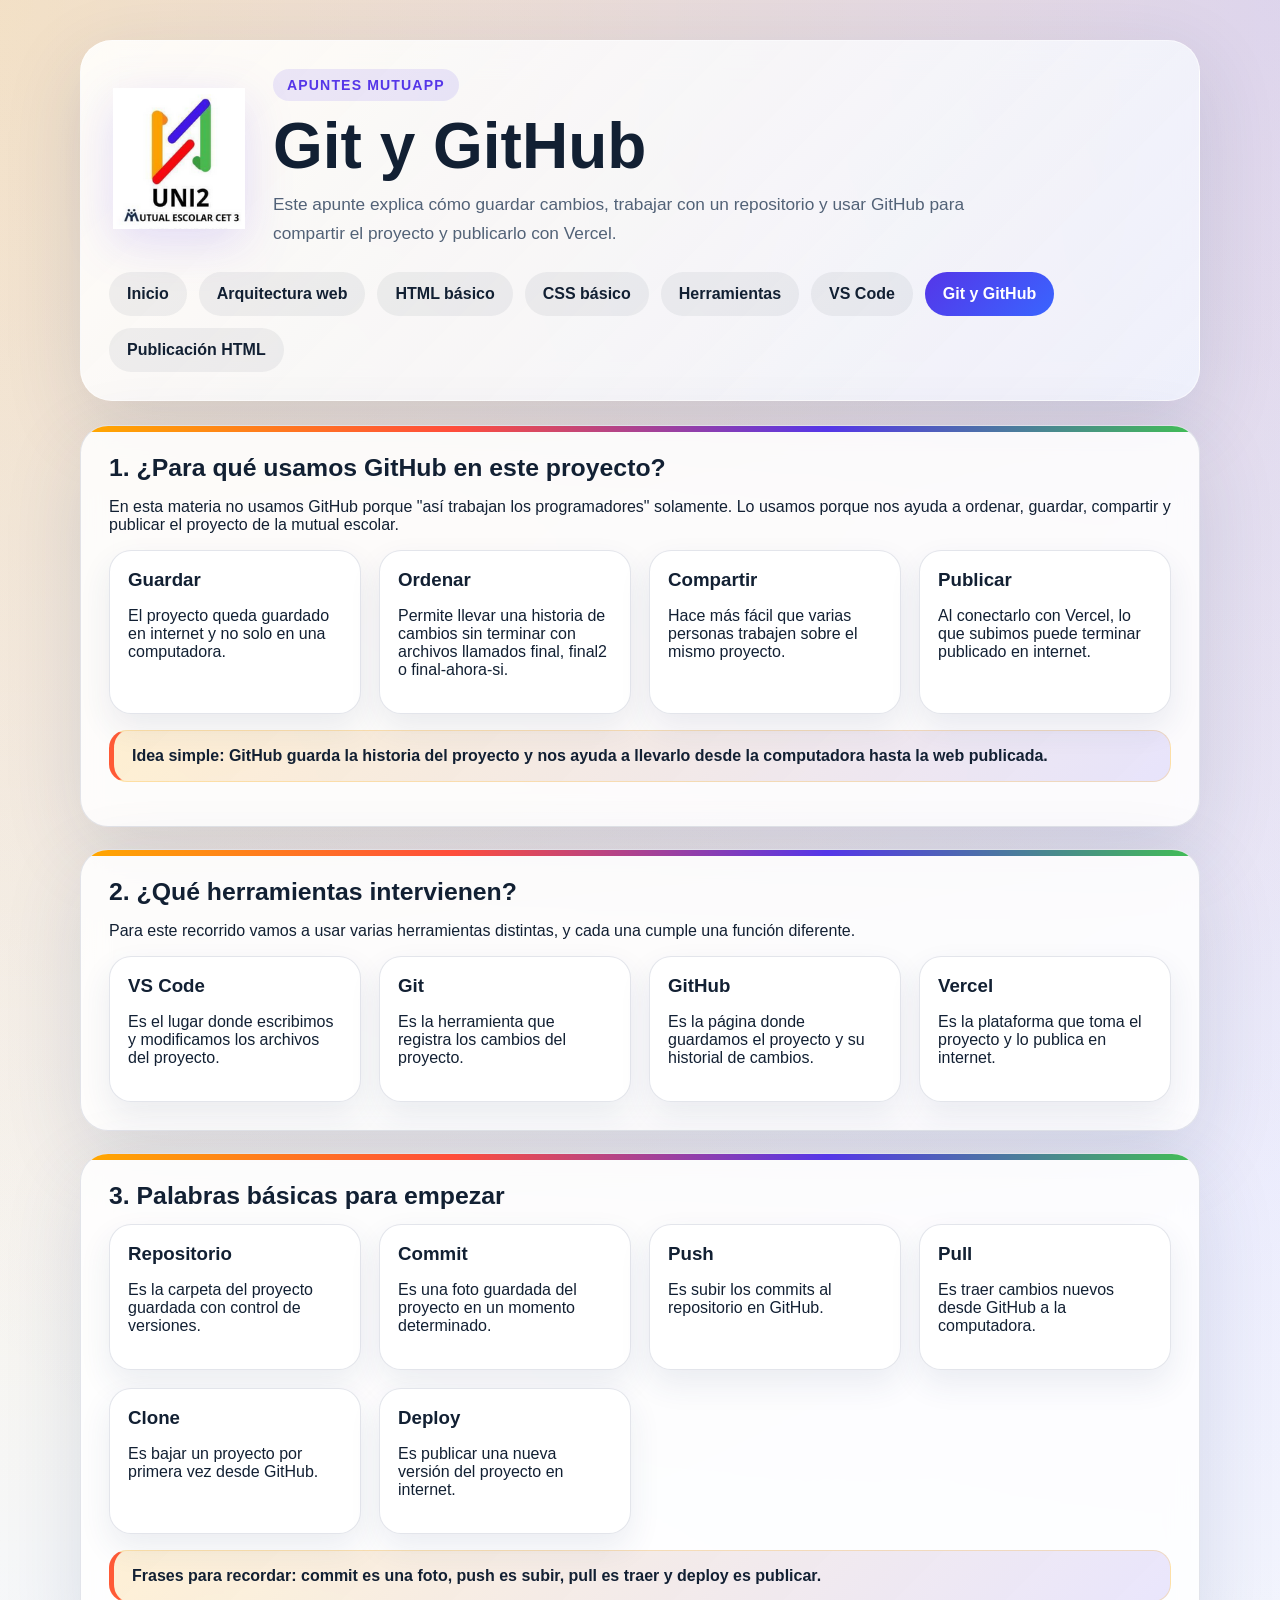
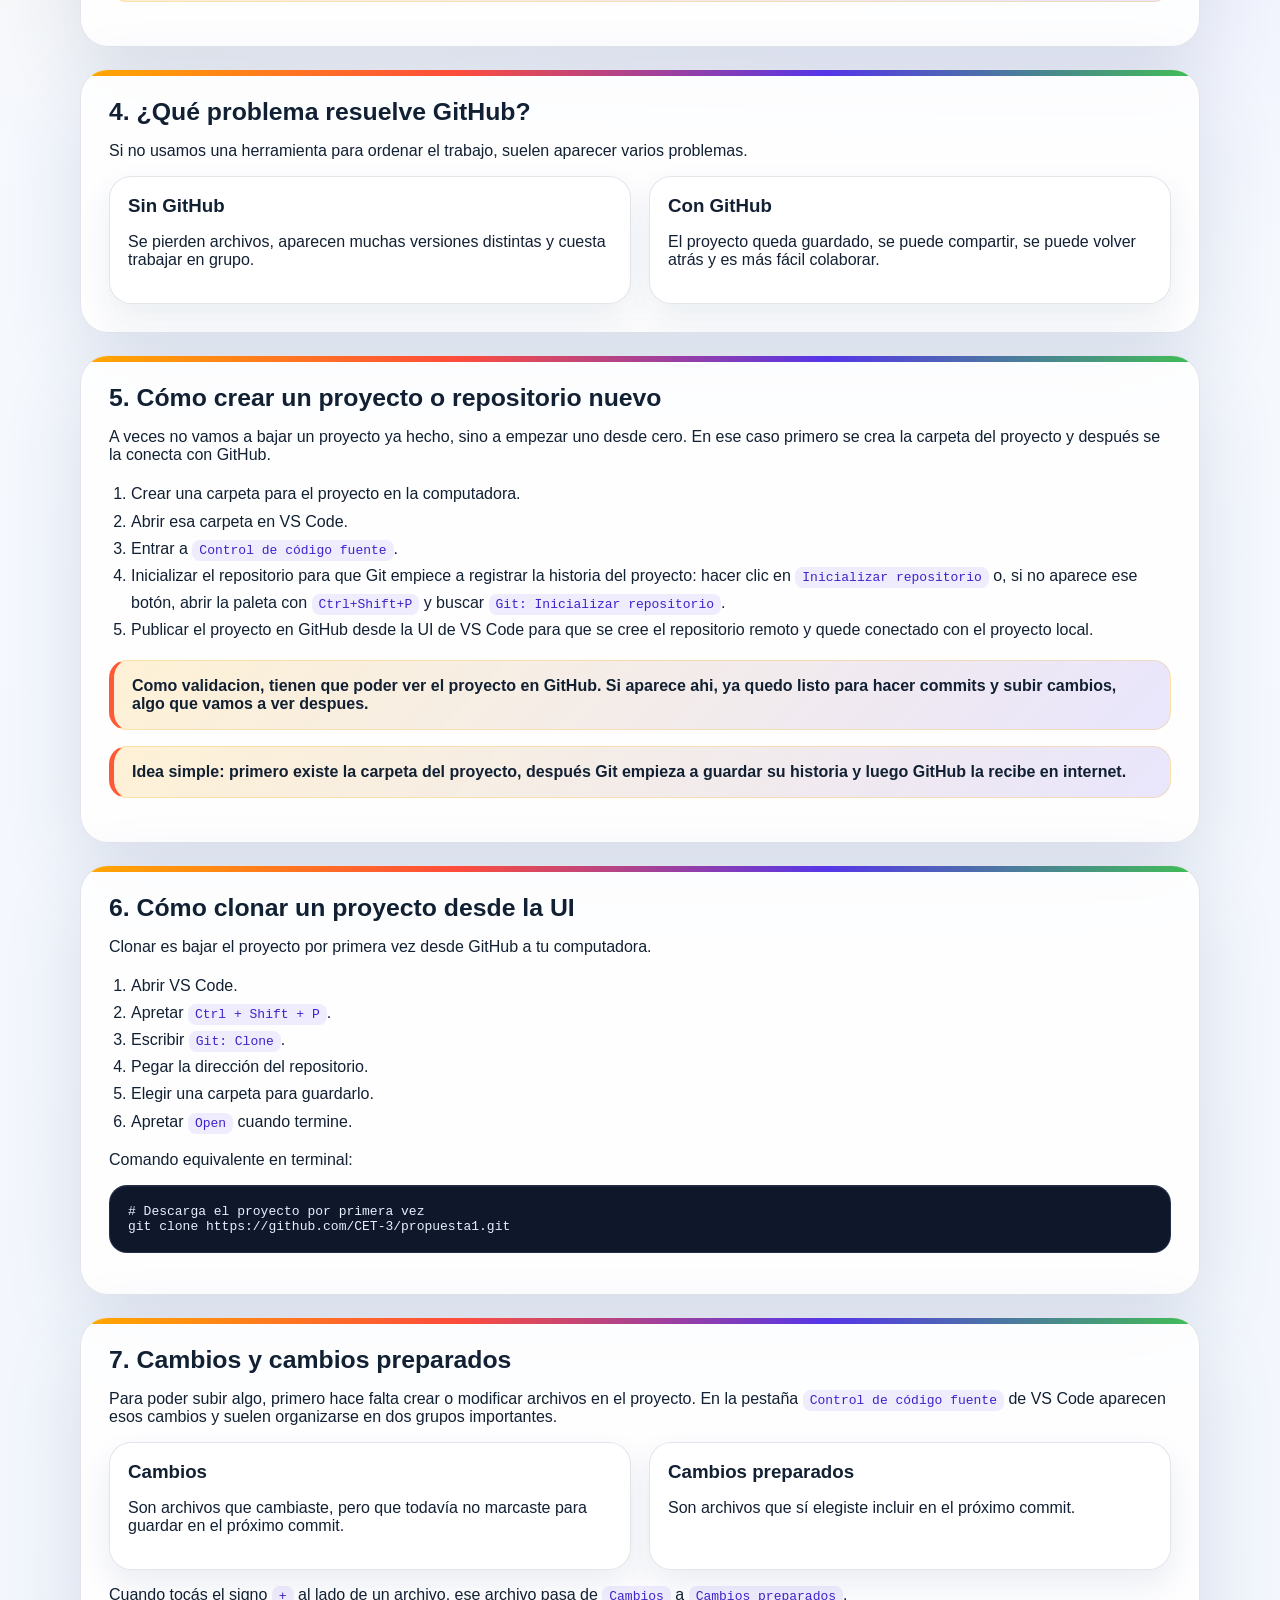
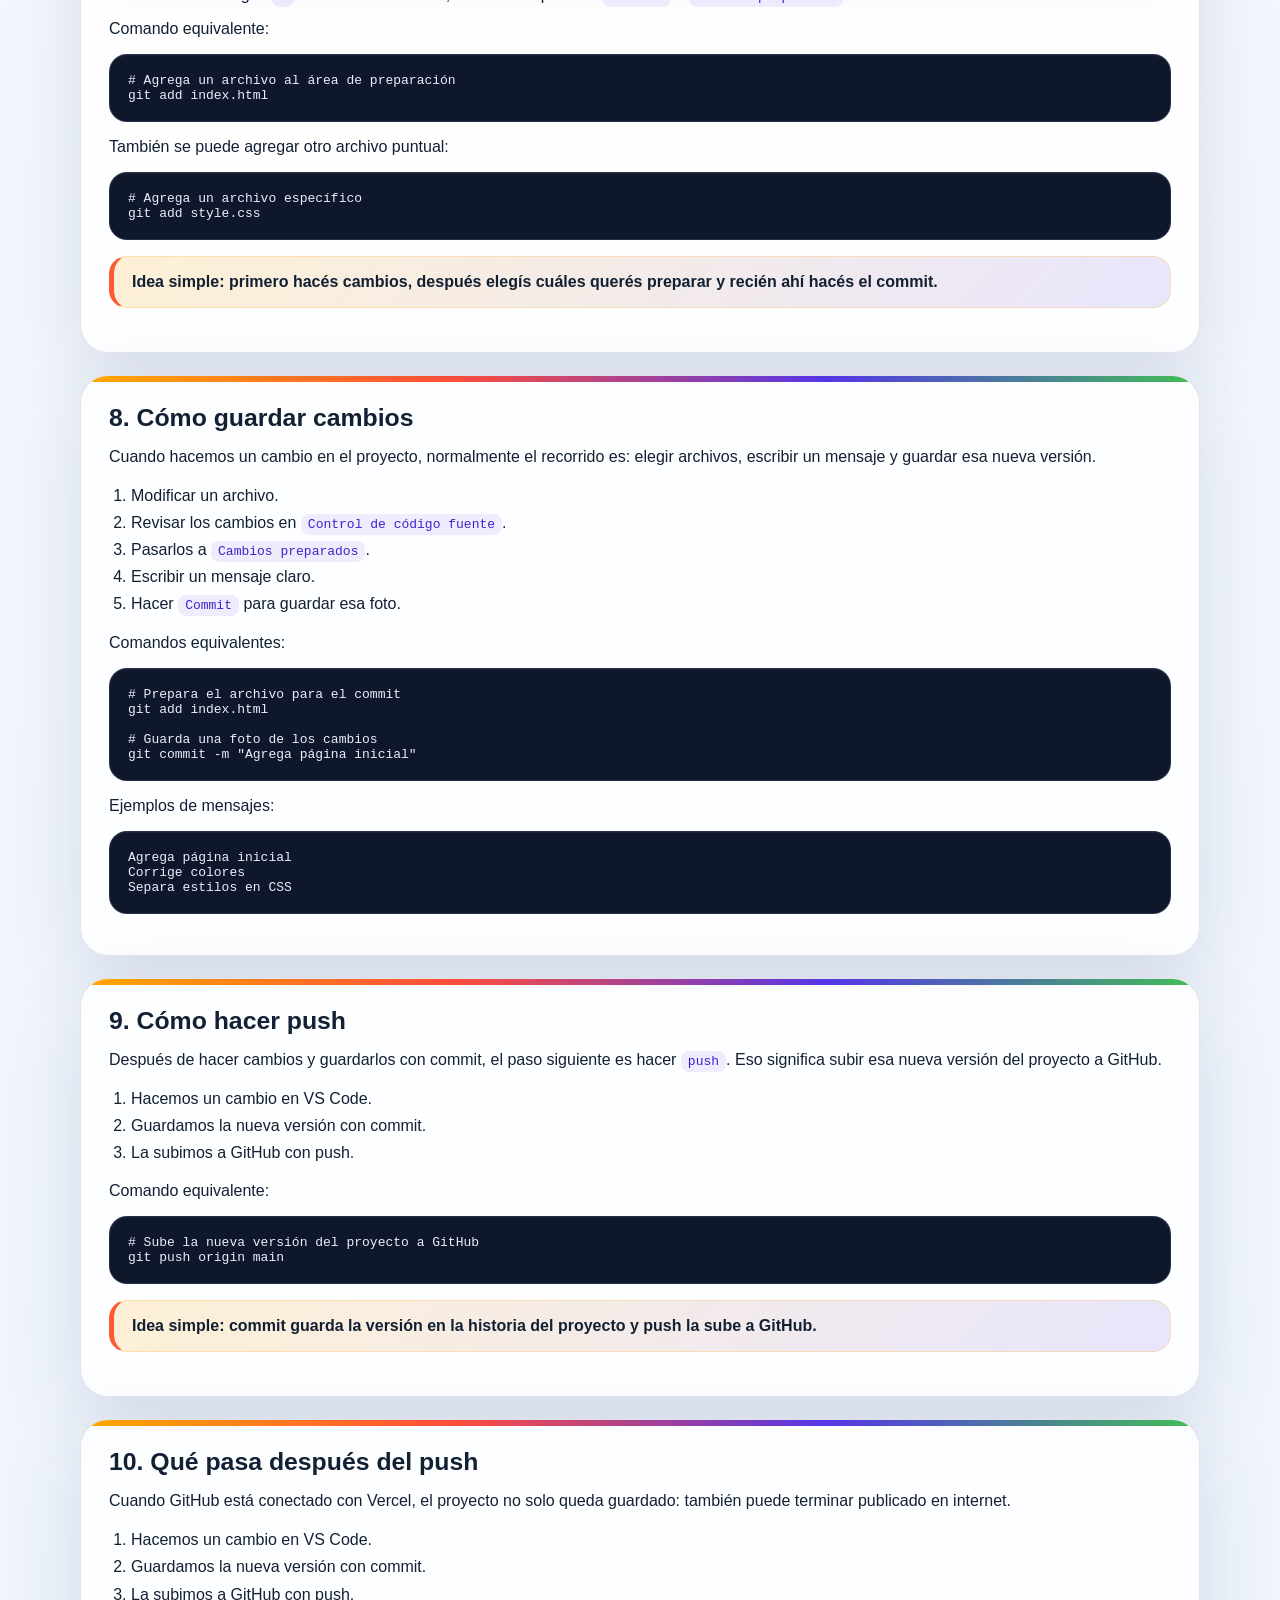
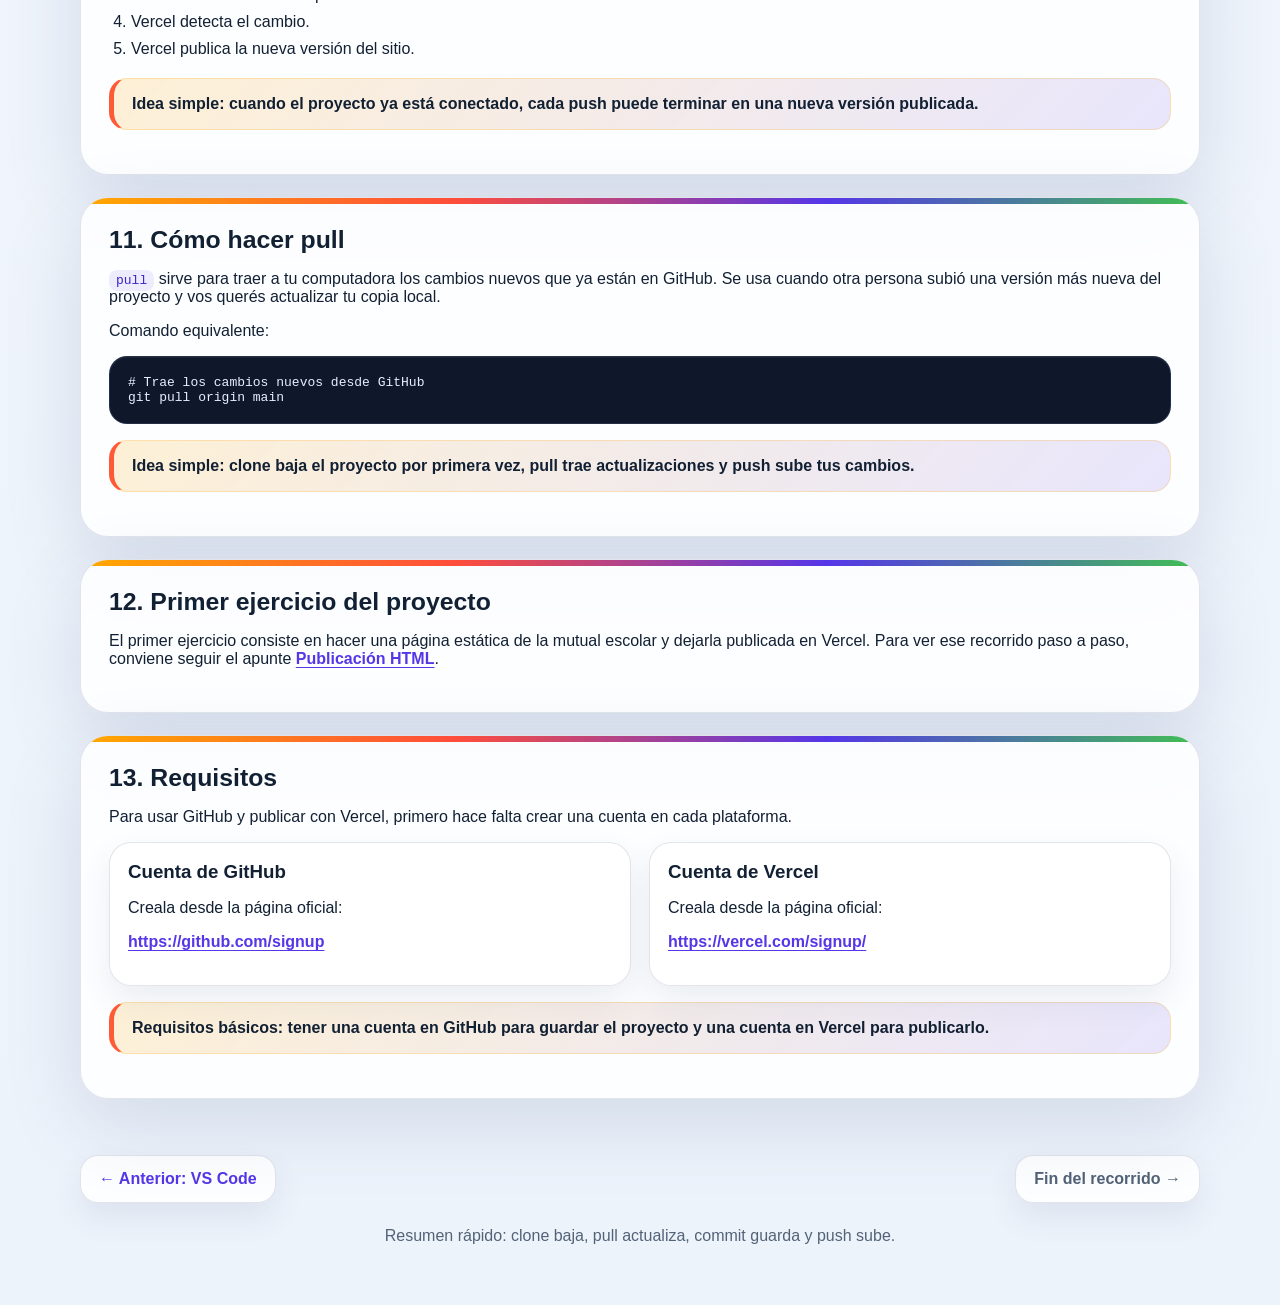
<file: git.html>
<!DOCTYPE html>
<html lang="es">
<head>
    <meta charset="UTF-8">
    <meta name="viewport" content="width=device-width, initial-scale=1.0">
    <title>Git y GitHub</title>
    <link rel="stylesheet" href="assets/css/style.css">
</head>
<body>
    <header>
        <div class="hero">
            <div class="hero-marca">
                <img src="assets/img/logo-unidos-cet3.png" alt="Logo de Unidos Mutual Escolar CET 3" class="logo-mutual">
                <div>
                    <p class="etiqueta">Apuntes MutuApp</p>
                    <h1>Git y GitHub</h1>
                    <p class="hero-texto">
                        Este apunte explica cómo guardar cambios, trabajar con un repositorio y usar GitHub
                        para compartir el proyecto y publicarlo con Vercel.
                    </p>
                </div>
            </div>
            <nav class="nav-apuntes" aria-label="Navegación entre apuntes">
                <a href="index.html" class="nav-link">Inicio</a>
                <a href="arquitectura-web.html" class="nav-link">Arquitectura web</a>
                <a href="html.html" class="nav-link">HTML básico</a>
                <a href="css.html" class="nav-link">CSS básico</a>
                <a href="herramientas.html" class="nav-link">Herramientas</a>
                <a href="vscode.html" class="nav-link">VS Code</a>
                <a href="git.html" class="nav-link actual">Git y GitHub</a>
                <a href="publicar-html.html" class="nav-link">Publicación HTML</a>
            </nav>
        </div>
    </header>

    <main>
        <section>
            <h2>1. ¿Para qué usamos GitHub en este proyecto?</h2>
            <p>
                En esta materia no usamos GitHub porque "así trabajan los programadores" solamente.
                Lo usamos porque nos ayuda a ordenar, guardar, compartir y publicar el proyecto de la mutual escolar.
            </p>
            <div class="grid">
                <article class="tarjeta">
                    <h3>Guardar</h3>
                    <p>El proyecto queda guardado en internet y no solo en una computadora.</p>
                </article>
                <article class="tarjeta">
                    <h3>Ordenar</h3>
                    <p>Permite llevar una historia de cambios sin terminar con archivos llamados final, final2 o final-ahora-si.</p>
                </article>
                <article class="tarjeta">
                    <h3>Compartir</h3>
                    <p>Hace más fácil que varias personas trabajen sobre el mismo proyecto.</p>
                </article>
                <article class="tarjeta">
                    <h3>Publicar</h3>
                    <p>Al conectarlo con Vercel, lo que subimos puede terminar publicado en internet.</p>
                </article>
            </div>
            <p class="destacado">
                Idea simple: GitHub guarda la historia del proyecto y nos ayuda a llevarlo desde la computadora hasta la web publicada.
            </p>
        </section>

        <section>
            <h2>2. ¿Qué herramientas intervienen?</h2>
            <p>
                Para este recorrido vamos a usar varias herramientas distintas, y cada una cumple una función diferente.
            </p>
            <div class="grid">
                <article class="tarjeta">
                    <h3>VS Code</h3>
                    <p>Es el lugar donde escribimos y modificamos los archivos del proyecto.</p>
                </article>
                <article class="tarjeta">
                    <h3>Git</h3>
                    <p>Es la herramienta que registra los cambios del proyecto.</p>
                </article>
                <article class="tarjeta">
                    <h3>GitHub</h3>
                    <p>Es la página donde guardamos el proyecto y su historial de cambios.</p>
                </article>
                <article class="tarjeta">
                    <h3>Vercel</h3>
                    <p>Es la plataforma que toma el proyecto y lo publica en internet.</p>
                </article>
            </div>
        </section>

        <section>
            <h2>3. Palabras básicas para empezar</h2>
            <div class="grid">
                <article class="tarjeta">
                    <h3>Repositorio</h3>
                    <p>Es la carpeta del proyecto guardada con control de versiones.</p>
                </article>
                <article class="tarjeta">
                    <h3>Commit</h3>
                    <p>Es una foto guardada del proyecto en un momento determinado.</p>
                </article>
                <article class="tarjeta">
                    <h3>Push</h3>
                    <p>Es subir los commits al repositorio en GitHub.</p>
                </article>
                <article class="tarjeta">
                    <h3>Pull</h3>
                    <p>Es traer cambios nuevos desde GitHub a la computadora.</p>
                </article>
                <article class="tarjeta">
                    <h3>Clone</h3>
                    <p>Es bajar un proyecto por primera vez desde GitHub.</p>
                </article>
                <article class="tarjeta">
                    <h3>Deploy</h3>
                    <p>Es publicar una nueva versión del proyecto en internet.</p>
                </article>
            </div>
            <p class="destacado">
                Frases para recordar: commit es una foto, push es subir, pull es traer y deploy es publicar.
            </p>
        </section>

        <section>
            <h2>4. ¿Qué problema resuelve GitHub?</h2>
            <p>
                Si no usamos una herramienta para ordenar el trabajo, suelen aparecer varios problemas.
            </p>
            <div class="grid">
                <article class="tarjeta">
                    <h3>Sin GitHub</h3>
                    <p>Se pierden archivos, aparecen muchas versiones distintas y cuesta trabajar en grupo.</p>
                </article>
                <article class="tarjeta">
                    <h3>Con GitHub</h3>
                    <p>El proyecto queda guardado, se puede compartir, se puede volver atrás y es más fácil colaborar.</p>
                </article>
            </div>
        </section>

        <section>
            <h2 id="crear-repo">5. Cómo crear un proyecto o repositorio nuevo</h2>
            <p>
                A veces no vamos a bajar un proyecto ya hecho, sino a empezar uno desde cero.
                En ese caso primero se crea la carpeta del proyecto y después se la conecta con GitHub.
            </p>
            <ol>
                <li>Crear una carpeta para el proyecto en la computadora.</li>
                <li>Abrir esa carpeta en VS Code.</li>
                <li>Entrar a <code>Control de código fuente</code>.</li>
                <li>Inicializar el repositorio para que Git empiece a registrar la historia del proyecto: hacer clic en <code>Inicializar repositorio</code> o, si no aparece ese botón, abrir la paleta con <code>Ctrl+Shift+P</code> y buscar <code>Git: Inicializar repositorio</code>.</li>
                <li>Publicar el proyecto en GitHub desde la UI de VS Code para que se cree el repositorio remoto y quede conectado con el proyecto local.</li>
            </ol>
            <p class="destacado">Como validacion, tienen que poder ver el proyecto en GitHub. Si aparece ahi, ya quedo listo para hacer commits y subir cambios, algo que vamos a ver despues.</p>
            <p class="destacado">
                Idea simple: primero existe la carpeta del proyecto, después Git empieza a guardar su historia y luego GitHub la recibe en internet.
            </p>
        </section>

        <section>
            <h2>6. Cómo clonar un proyecto desde la UI</h2>
            <p>Clonar es bajar el proyecto por primera vez desde GitHub a tu computadora.</p>
            <ol>
                <li>Abrir VS Code.</li>
                <li>Apretar <code>Ctrl + Shift + P</code>.</li>
                <li>Escribir <code>Git: Clone</code>.</li>
                <li>Pegar la dirección del repositorio.</li>
                <li>Elegir una carpeta para guardarlo.</li>
                <li>Apretar <code>Open</code> cuando termine.</li>
            </ol>
            <p>Comando equivalente en terminal:</p>
            <pre><code># Descarga el proyecto por primera vez
git clone https://github.com/CET-3/propuesta1.git</code></pre>
        </section>

        <section>
            <h2 id="agregar-archivos">7. Cambios y cambios preparados</h2>
            <p>
                Para poder subir algo, primero hace falta crear o modificar archivos en el proyecto.
                En la pestaña <code>Control de código fuente</code> de VS Code aparecen esos cambios y suelen organizarse en dos grupos importantes.
            </p>
            <div class="grid">
                <article class="tarjeta">
                    <h3>Cambios</h3>
                    <p>Son archivos que cambiaste, pero que todavía no marcaste para guardar en el próximo commit.</p>
                </article>
                <article class="tarjeta">
                    <h3>Cambios preparados</h3>
                    <p>Son archivos que sí elegiste incluir en el próximo commit.</p>
                </article>
            </div>
            <p>
                Cuando tocás el signo <code>+</code> al lado de un archivo, ese archivo pasa de <code>Cambios</code>
                a <code>Cambios preparados</code>.
            </p>
            <p>Comando equivalente:</p>
            <pre><code># Agrega un archivo al área de preparación
git add index.html</code></pre>
            <p>También se puede agregar otro archivo puntual:</p>
            <pre><code># Agrega un archivo específico
git add style.css</code></pre>
            <p class="destacado">
                Idea simple: primero hacés cambios, después elegís cuáles querés preparar y recién ahí hacés el commit.
            </p>
        </section>

        <section>
            <h2 id="hacer-commit">8. Cómo guardar cambios</h2>
            <p>
                Cuando hacemos un cambio en el proyecto, normalmente el recorrido es:
                elegir archivos, escribir un mensaje y guardar esa nueva versión.
            </p>
            <ol>
                <li>Modificar un archivo.</li>
                <li>Revisar los cambios en <code>Control de código fuente</code>.</li>
                <li>Pasarlos a <code>Cambios preparados</code>.</li>
                <li>Escribir un mensaje claro.</li>
                <li>Hacer <code>Commit</code> para guardar esa foto.</li>
            </ol>
            <p>Comandos equivalentes:</p>
            <pre><code># Prepara el archivo para el commit
git add index.html

# Guarda una foto de los cambios
git commit -m "Agrega página inicial"</code></pre>
            <p>Ejemplos de mensajes:</p>
            <pre><code>Agrega página inicial
Corrige colores
Separa estilos en CSS</code></pre>
        </section>

        <section>
            <h2 id="hacer-push">9. Cómo hacer push</h2>
            <p>
                Después de hacer cambios y guardarlos con commit, el paso siguiente es hacer <code>push</code>.
                Eso significa subir esa nueva versión del proyecto a GitHub.
            </p>
            <ol>
                <li>Hacemos un cambio en VS Code.</li>
                <li>Guardamos la nueva versión con commit.</li>
                <li>La subimos a GitHub con push.</li>
            </ol>
            <p>Comando equivalente:</p>
            <pre><code># Sube la nueva versión del proyecto a GitHub
git push origin main</code></pre>
            <p class="destacado">
                Idea simple: commit guarda la versión en la historia del proyecto y push la sube a GitHub.
            </p>
        </section>

        <section>
            <h2>10. Qué pasa después del push</h2>
            <p>
                Cuando GitHub está conectado con Vercel, el proyecto no solo queda guardado:
                también puede terminar publicado en internet.
            </p>
            <ol>
                <li>Hacemos un cambio en VS Code.</li>
                <li>Guardamos la nueva versión con commit.</li>
                <li>La subimos a GitHub con push.</li>
                <li>Vercel detecta el cambio.</li>
                <li>Vercel publica la nueva versión del sitio.</li>
            </ol>
            <p class="destacado">
                Idea simple: cuando el proyecto ya está conectado, cada push puede terminar en una nueva versión publicada.
            </p>
        </section>

        <section>
            <h2>11. Cómo hacer pull</h2>
            <p>
                <code>pull</code> sirve para traer a tu computadora los cambios nuevos que ya están en GitHub.
                Se usa cuando otra persona subió una versión más nueva del proyecto y vos querés actualizar tu copia local.
            </p>
            <p>Comando equivalente:</p>
            <pre><code># Trae los cambios nuevos desde GitHub
git pull origin main</code></pre>
            <p class="destacado">
                Idea simple: clone baja el proyecto por primera vez, pull trae actualizaciones y push sube tus cambios.
            </p>
        </section>

        <section>
            <h2>12. Primer ejercicio del proyecto</h2>
            <p>
                El primer ejercicio consiste en hacer una página estática de la mutual escolar y dejarla publicada en Vercel.
                Para ver ese recorrido paso a paso, conviene seguir el apunte
                <a href="publicar-html.html">Publicación HTML</a>.
            </p>
        </section>

        <section>
            <h2>13. Requisitos</h2>
            <p>
                Para usar GitHub y publicar con Vercel, primero hace falta crear una cuenta en cada plataforma.
            </p>
            <div class="grid">
                <article class="tarjeta">
                    <h3>Cuenta de GitHub</h3>
                    <p>Creala desde la página oficial:</p>
                    <p><a href="https://github.com/signup" target="_blank" rel="noopener noreferrer">https://github.com/signup</a></p>
                </article>
                <article class="tarjeta">
                    <h3>Cuenta de Vercel</h3>
                    <p>Creala desde la página oficial:</p>
                    <p><a href="https://vercel.com/signup/" target="_blank" rel="noopener noreferrer">https://vercel.com/signup/</a></p>
                </article>
            </div>
            <p class="destacado">
                Requisitos básicos: tener una cuenta en GitHub para guardar el proyecto y una cuenta en Vercel para publicarlo.
            </p>
        </section>
    </main>

    <div class="paginacion">
        <a href="vscode.html" class="pagina-link">← Anterior: VS Code</a>
        <span class="pagina-link pagina-link-inactiva">Fin del recorrido →</span>
    </div>

    <footer>
        <p>Resumen rápido: clone baja, pull actualiza, commit guarda y push sube.</p>
    </footer>
</body>
</html>
</file>
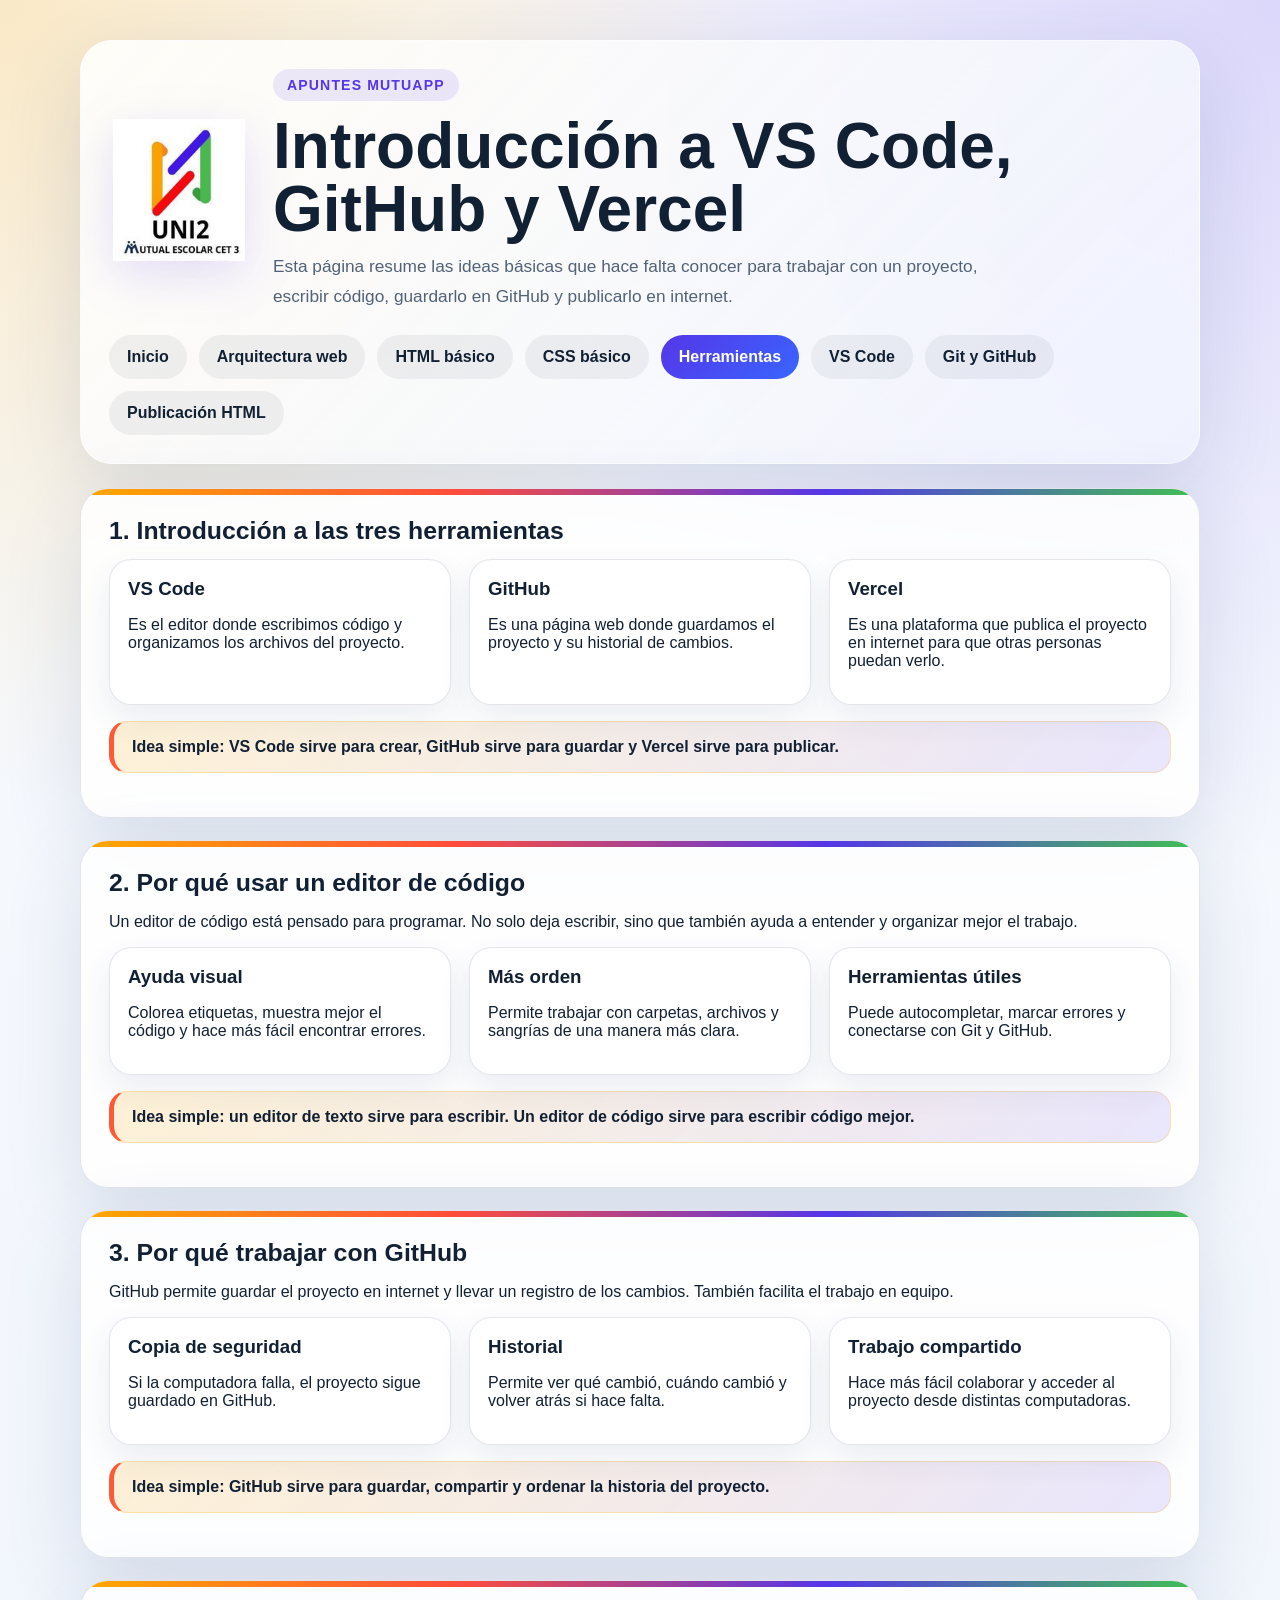
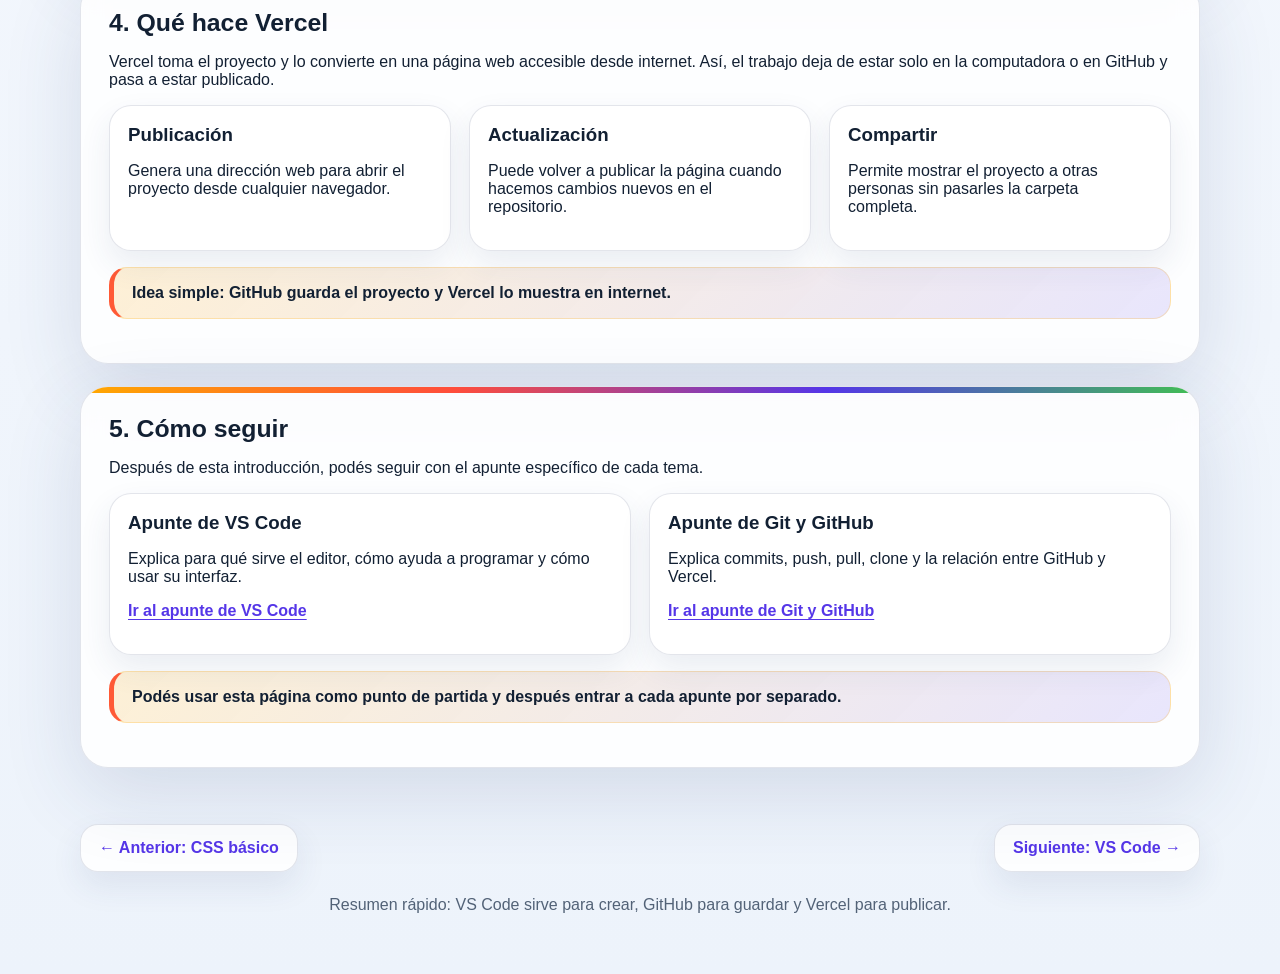
<file: herramientas.html>
<!DOCTYPE html>
<html lang="es">
<head>
    <meta charset="UTF-8">
    <meta name="viewport" content="width=device-width, initial-scale=1.0">
    <title>Introducción a VS Code, GitHub y Vercel</title>
    <link rel="stylesheet" href="assets/css/style.css">
</head>
<body>
    <header>
        <div class="hero">
            <div class="hero-marca">
                <img src="assets/img/logo-unidos-cet3.png" alt="Logo de Unidos Mutual Escolar CET 3" class="logo-mutual">
                <div>
                    <p class="etiqueta">Apuntes MutuApp</p>
                    <h1>Introducción a VS Code, GitHub y Vercel</h1>
                    <p class="hero-texto">
                        Esta página resume las ideas básicas que hace falta conocer para trabajar con un proyecto,
                        escribir código, guardarlo en GitHub y publicarlo en internet.
                    </p>
                </div>
            </div>
            <nav class="nav-apuntes" aria-label="Navegación entre apuntes">
                <a href="index.html" class="nav-link">Inicio</a>
                <a href="arquitectura-web.html" class="nav-link">Arquitectura web</a>
                <a href="html.html" class="nav-link">HTML básico</a>
                <a href="css.html" class="nav-link">CSS básico</a>
                <a href="herramientas.html" class="nav-link actual">Herramientas</a>
                <a href="vscode.html" class="nav-link">VS Code</a>
                <a href="git.html" class="nav-link">Git y GitHub</a>
                <a href="publicar-html.html" class="nav-link">Publicación HTML</a>
            </nav>
        </div>
    </header>

    <main>
        <section>
            <h2>1. Introducción a las tres herramientas</h2>
            <div class="grid">
                <article class="tarjeta">
                    <h3>VS Code</h3>
                    <p>Es el editor donde escribimos código y organizamos los archivos del proyecto.</p>
                </article>
                <article class="tarjeta">
                    <h3>GitHub</h3>
                    <p>Es una página web donde guardamos el proyecto y su historial de cambios.</p>
                </article>
                <article class="tarjeta">
                    <h3>Vercel</h3>
                    <p>Es una plataforma que publica el proyecto en internet para que otras personas puedan verlo.</p>
                </article>
            </div>
            <p class="destacado">
                Idea simple: VS Code sirve para crear, GitHub sirve para guardar y Vercel sirve para publicar.
            </p>
        </section>

        <section>
            <h2>2. Por qué usar un editor de código</h2>
            <p>
                Un editor de código está pensado para programar. No solo deja escribir, sino que también
                ayuda a entender y organizar mejor el trabajo.
            </p>
            <div class="grid">
                <article class="tarjeta">
                    <h3>Ayuda visual</h3>
                    <p>Colorea etiquetas, muestra mejor el código y hace más fácil encontrar errores.</p>
                </article>
                <article class="tarjeta">
                    <h3>Más orden</h3>
                    <p>Permite trabajar con carpetas, archivos y sangrías de una manera más clara.</p>
                </article>
                <article class="tarjeta">
                    <h3>Herramientas útiles</h3>
                    <p>Puede autocompletar, marcar errores y conectarse con Git y GitHub.</p>
                </article>
            </div>
            <p class="destacado">
                Idea simple: un editor de texto sirve para escribir. Un editor de código sirve para escribir código mejor.
            </p>
        </section>

        <section>
            <h2>3. Por qué trabajar con GitHub</h2>
            <p>
                GitHub permite guardar el proyecto en internet y llevar un registro de los cambios.
                También facilita el trabajo en equipo.
            </p>
            <div class="grid">
                <article class="tarjeta">
                    <h3>Copia de seguridad</h3>
                    <p>Si la computadora falla, el proyecto sigue guardado en GitHub.</p>
                </article>
                <article class="tarjeta">
                    <h3>Historial</h3>
                    <p>Permite ver qué cambió, cuándo cambió y volver atrás si hace falta.</p>
                </article>
                <article class="tarjeta">
                    <h3>Trabajo compartido</h3>
                    <p>Hace más fácil colaborar y acceder al proyecto desde distintas computadoras.</p>
                </article>
            </div>
            <p class="destacado">
                Idea simple: GitHub sirve para guardar, compartir y ordenar la historia del proyecto.
            </p>
        </section>

        <section>
            <h2>4. Qué hace Vercel</h2>
            <p>
                Vercel toma el proyecto y lo convierte en una página web accesible desde internet.
                Así, el trabajo deja de estar solo en la computadora o en GitHub y pasa a estar publicado.
            </p>
            <div class="grid">
                <article class="tarjeta">
                    <h3>Publicación</h3>
                    <p>Genera una dirección web para abrir el proyecto desde cualquier navegador.</p>
                </article>
                <article class="tarjeta">
                    <h3>Actualización</h3>
                    <p>Puede volver a publicar la página cuando hacemos cambios nuevos en el repositorio.</p>
                </article>
                <article class="tarjeta">
                    <h3>Compartir</h3>
                    <p>Permite mostrar el proyecto a otras personas sin pasarles la carpeta completa.</p>
                </article>
            </div>
            <p class="destacado">
                Idea simple: GitHub guarda el proyecto y Vercel lo muestra en internet.
            </p>
        </section>

        <section>
            <h2>5. Cómo seguir</h2>
            <p>
                Después de esta introducción, podés seguir con el apunte específico de cada tema.
            </p>
            <div class="grid">
                <article class="tarjeta">
                    <h3>Apunte de VS Code</h3>
                    <p>Explica para qué sirve el editor, cómo ayuda a programar y cómo usar su interfaz.</p>
                    <p><a href="vscode.html">Ir al apunte de VS Code</a></p>
                </article>
                <article class="tarjeta">
                    <h3>Apunte de Git y GitHub</h3>
                    <p>Explica commits, push, pull, clone y la relación entre GitHub y Vercel.</p>
                    <p><a href="git.html">Ir al apunte de Git y GitHub</a></p>
                </article>
            </div>
            <p class="destacado">
                Podés usar esta página como punto de partida y después entrar a cada apunte por separado.
            </p>
        </section>

    </main>

    <div class="paginacion">
        <a href="css.html" class="pagina-link">← Anterior: CSS básico</a>
        <a href="vscode.html" class="pagina-link">Siguiente: VS Code →</a>
    </div>

    <footer>
        <p>Resumen rápido: VS Code sirve para crear, GitHub para guardar y Vercel para publicar.</p>
    </footer>
</body>
</html>
</file>
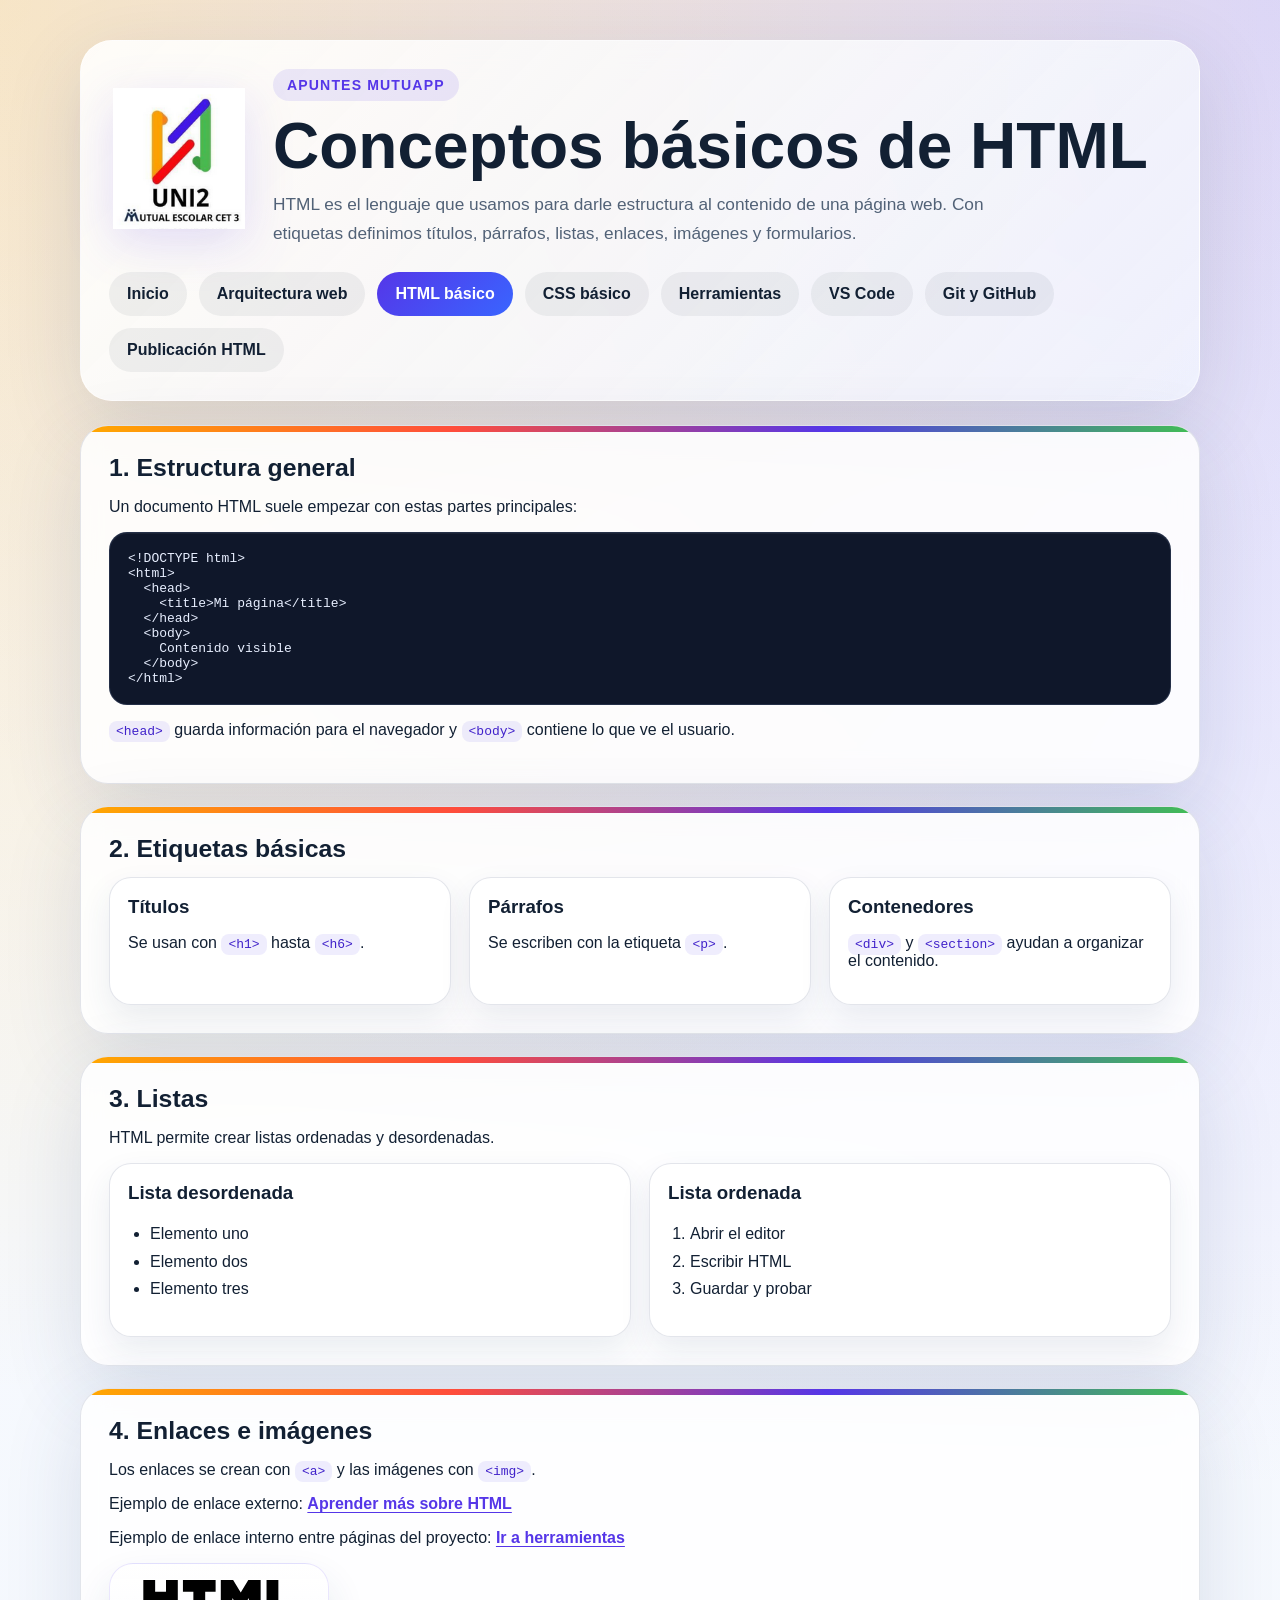
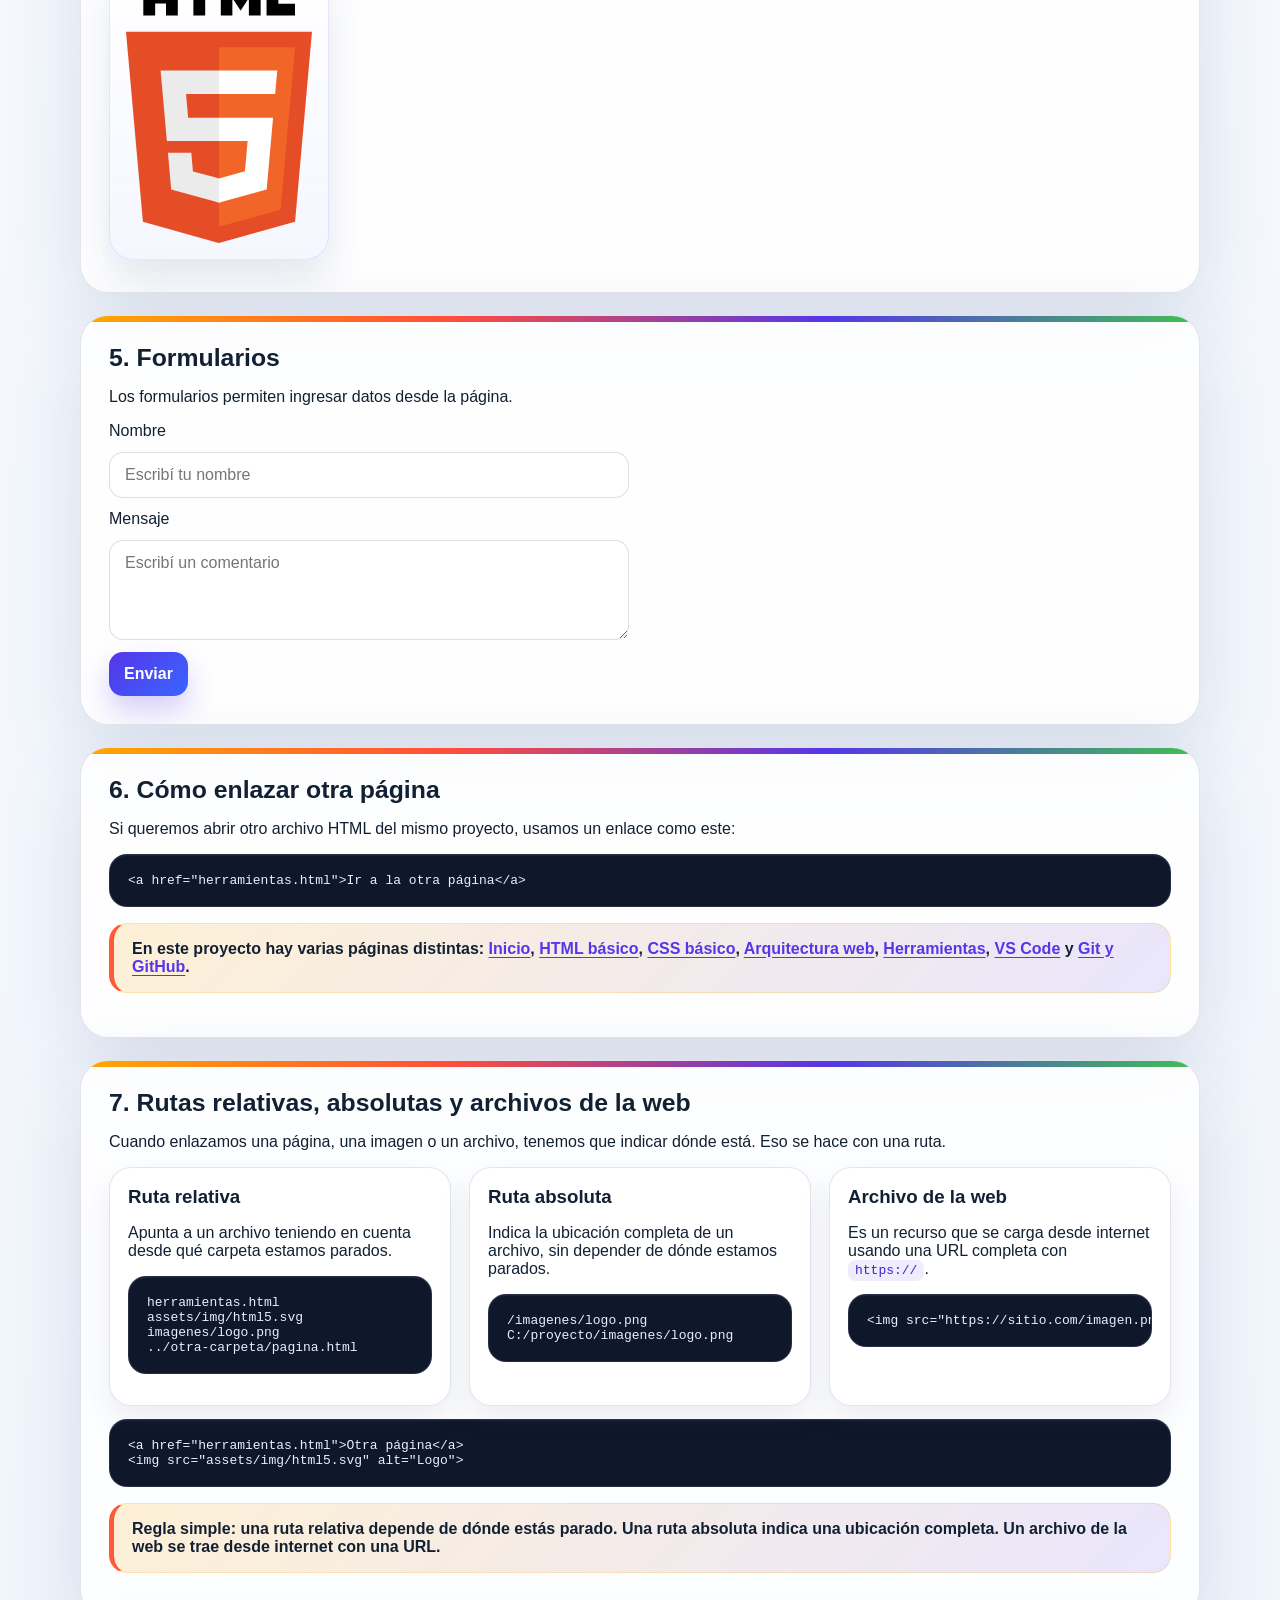
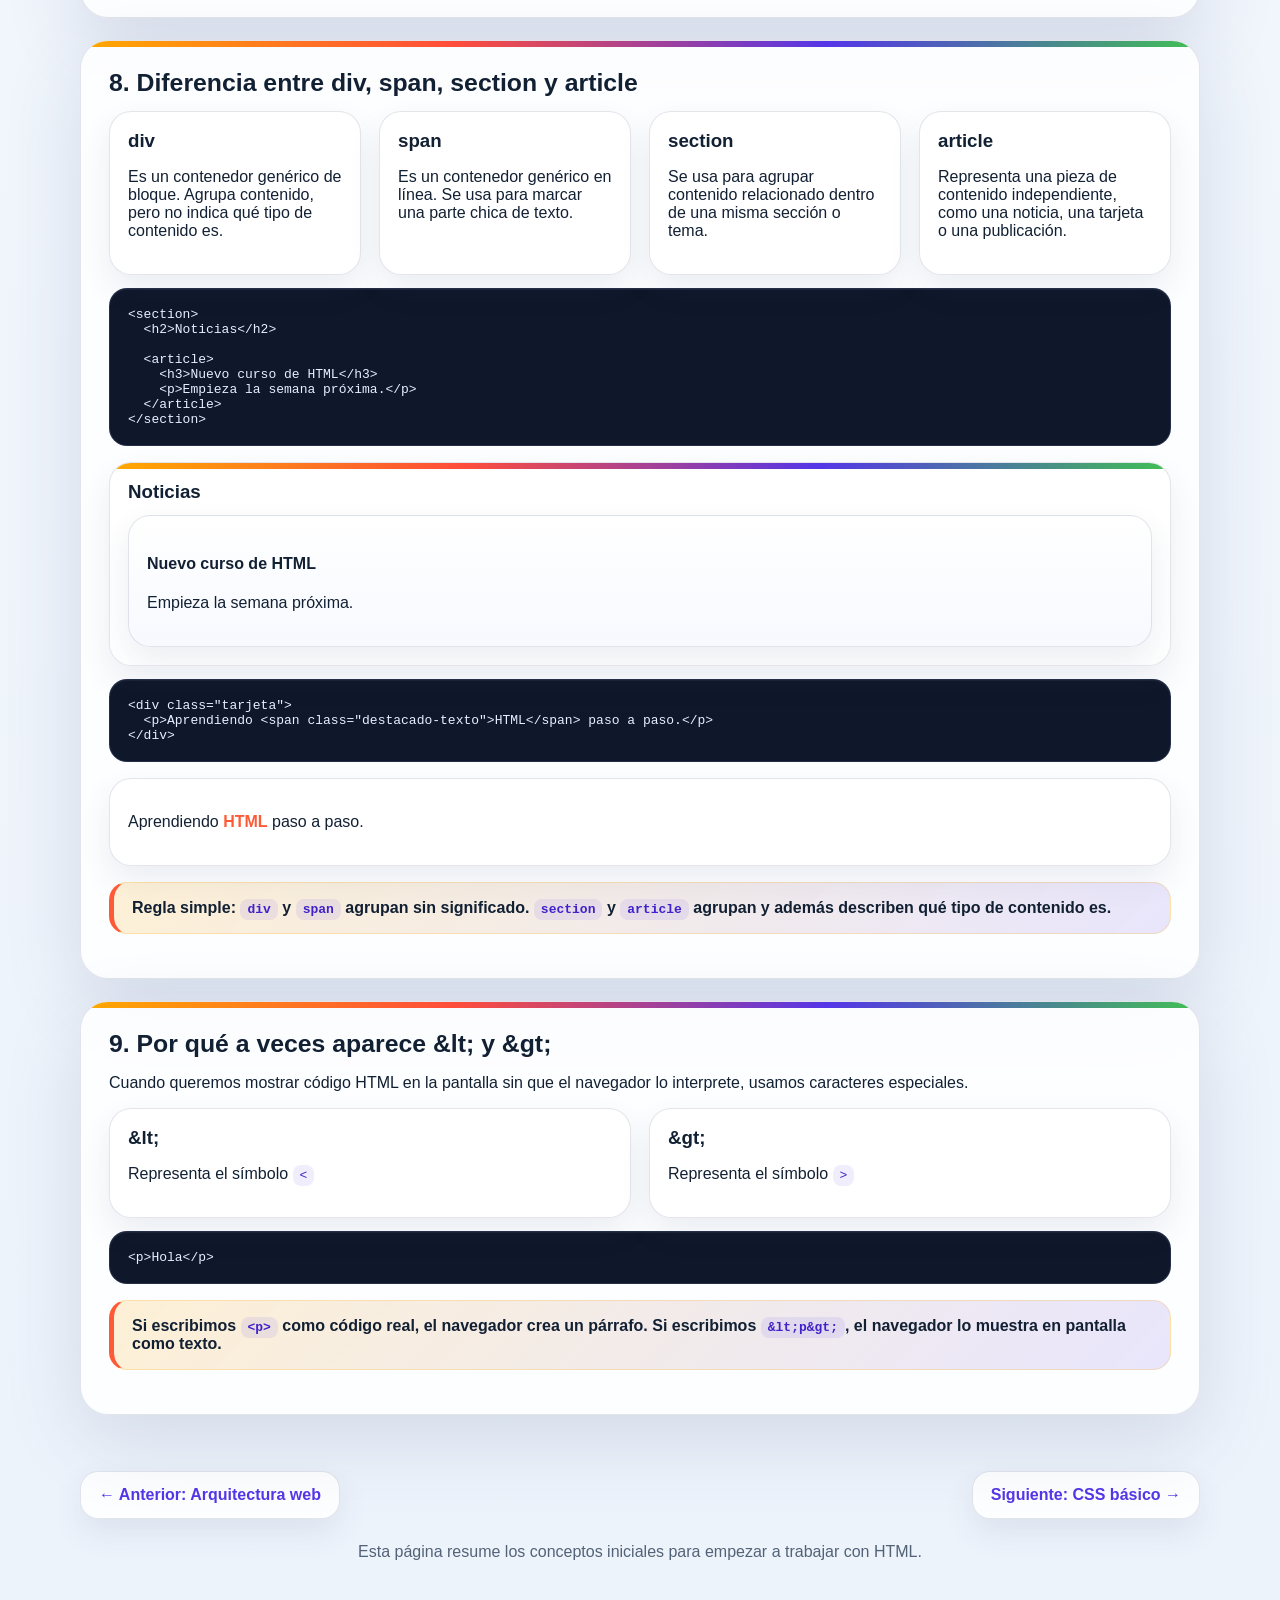
<file: html.html>
<!DOCTYPE html>
<html lang="es">
<head>
    <meta charset="UTF-8">
    <meta name="viewport" content="width=device-width, initial-scale=1.0">
    <title>Conceptos Básicos de HTML</title>
    <link rel="stylesheet" href="assets/css/style.css">
</head>
<body>
    <header>
        <div class="hero">
            <div class="hero-marca">
                <img src="assets/img/logo-unidos-cet3.png" alt="Logo de Unidos Mutual Escolar CET 3" class="logo-mutual">
                <div>
                    <p class="etiqueta">Apuntes MutuApp</p>
                    <h1>Conceptos básicos de HTML</h1>
                    <p class="hero-texto">
                        HTML es el lenguaje que usamos para darle estructura al contenido de una página web.
                        Con etiquetas definimos títulos, párrafos, listas, enlaces, imágenes y formularios.
                    </p>
                </div>
            </div>
            <nav class="nav-apuntes" aria-label="Navegación entre apuntes">
                <a href="index.html" class="nav-link">Inicio</a>
                <a href="arquitectura-web.html" class="nav-link">Arquitectura web</a>
                <a href="html.html" class="nav-link actual">HTML básico</a>
                <a href="css.html" class="nav-link">CSS básico</a>
                <a href="herramientas.html" class="nav-link">Herramientas</a>
                <a href="vscode.html" class="nav-link">VS Code</a>
                <a href="git.html" class="nav-link">Git y GitHub</a>
                <a href="publicar-html.html" class="nav-link">Publicación HTML</a>
            </nav>
        </div>
    </header>

    <main>
        <section>
            <h2>1. Estructura general</h2>
            <p>Un documento HTML suele empezar con estas partes principales:</p>
            <pre><code>&lt;!DOCTYPE html&gt;
&lt;html&gt;
  &lt;head&gt;
    &lt;title&gt;Mi página&lt;/title&gt;
  &lt;/head&gt;
  &lt;body&gt;
    Contenido visible
  &lt;/body&gt;
&lt;/html&gt;</code></pre>
            <p>
                <code>&lt;head&gt;</code> guarda información para el navegador y
                <code>&lt;body&gt;</code> contiene lo que ve el usuario.
            </p>
        </section>

        <section>
            <h2>2. Etiquetas básicas</h2>
            <div class="grid">
                <article class="tarjeta">
                    <h3>Títulos</h3>
                    <p>Se usan con <code>&lt;h1&gt;</code> hasta <code>&lt;h6&gt;</code>.</p>
                </article>
                <article class="tarjeta">
                    <h3>Párrafos</h3>
                    <p>Se escriben con la etiqueta <code>&lt;p&gt;</code>.</p>
                </article>
                <article class="tarjeta">
                    <h3>Contenedores</h3>
                    <p><code>&lt;div&gt;</code> y <code>&lt;section&gt;</code> ayudan a organizar el contenido.</p>
                </article>
            </div>
        </section>

        <section>
            <h2>3. Listas</h2>
            <p>HTML permite crear listas ordenadas y desordenadas.</p>
            <div class="grid">
                <article class="tarjeta">
                    <h3>Lista desordenada</h3>
                    <ul>
                        <li>Elemento uno</li>
                        <li>Elemento dos</li>
                        <li>Elemento tres</li>
                    </ul>
                </article>
                <article class="tarjeta">
                    <h3>Lista ordenada</h3>
                    <ol>
                        <li>Abrir el editor</li>
                        <li>Escribir HTML</li>
                        <li>Guardar y probar</li>
                    </ol>
                </article>
            </div>
        </section>

        <section>
            <h2>4. Enlaces e imágenes</h2>
            <p>Los enlaces se crean con <code>&lt;a&gt;</code> y las imágenes con <code>&lt;img&gt;</code>.</p>
            <p>
                Ejemplo de enlace externo:
                <a href="https://developer.mozilla.org/es/docs/Web/HTML" target="_blank" rel="noopener noreferrer">
                    Aprender más sobre HTML
                </a>
            </p>
            <p>
                Ejemplo de enlace interno entre páginas del proyecto:
                <a href="herramientas.html">Ir a herramientas</a>
            </p>
            <img
                src="assets/img/html5.svg"
                alt="Logo de HTML5"
                class="imagen-ejemplo"
            >
        </section>

        <section>
            <h2>5. Formularios</h2>
            <p>Los formularios permiten ingresar datos desde la página.</p>
            <form>
                <label for="nombre">Nombre</label>
                <input type="text" id="nombre" name="nombre" placeholder="Escribí tu nombre">

                <label for="mensaje">Mensaje</label>
                <textarea id="mensaje" name="mensaje" rows="4" placeholder="Escribí un comentario"></textarea>

                <button type="submit">Enviar</button>
            </form>
        </section>

        <section>
            <h2>6. Cómo enlazar otra página</h2>
            <p>Si queremos abrir otro archivo HTML del mismo proyecto, usamos un enlace como este:</p>
            <pre><code>&lt;a href="herramientas.html"&gt;Ir a la otra página&lt;/a&gt;</code></pre>
            <p class="destacado">
                En este proyecto hay varias páginas distintas:
                <a href="index.html">Inicio</a>,
                <a href="html.html">HTML básico</a>,
                <a href="css.html">CSS básico</a>,
                <a href="arquitectura-web.html">Arquitectura web</a>,
                <a href="herramientas.html">Herramientas</a>,
                <a href="vscode.html">VS Code</a> y
                <a href="git.html">Git y GitHub</a>.
            </p>
        </section>

        <section>
            <h2>7. Rutas relativas, absolutas y archivos de la web</h2>
            <p>
                Cuando enlazamos una página, una imagen o un archivo, tenemos que indicar dónde está.
                Eso se hace con una ruta.
            </p>
            <div class="grid">
                <article class="tarjeta">
                    <h3>Ruta relativa</h3>
                    <p>Apunta a un archivo teniendo en cuenta desde qué carpeta estamos parados.</p>
                    <pre><code>herramientas.html
assets/img/html5.svg
imagenes/logo.png
../otra-carpeta/pagina.html</code></pre>
                </article>
                <article class="tarjeta">
                    <h3>Ruta absoluta</h3>
                    <p>Indica la ubicación completa de un archivo, sin depender de dónde estamos parados.</p>
                    <pre><code>/imagenes/logo.png
C:/proyecto/imagenes/logo.png</code></pre>
                </article>
                <article class="tarjeta">
                    <h3>Archivo de la web</h3>
                    <p>Es un recurso que se carga desde internet usando una URL completa con <code>https://</code>.</p>
                    <pre><code>&lt;img src="https://sitio.com/imagen.png" alt="Ejemplo"&gt;</code></pre>
                </article>
            </div>
            <pre><code>&lt;a href="herramientas.html"&gt;Otra página&lt;/a&gt;
&lt;img src="assets/img/html5.svg" alt="Logo"&gt;</code></pre>
            <p class="destacado">
                Regla simple: una ruta relativa depende de dónde estás parado.
                Una ruta absoluta indica una ubicación completa.
                Un archivo de la web se trae desde internet con una URL.
            </p>
        </section>

        <section>
            <h2>8. Diferencia entre div, span, section y article</h2>
            <div class="grid">
                <article class="tarjeta">
                    <h3>div</h3>
                    <p>Es un contenedor genérico de bloque. Agrupa contenido, pero no indica qué tipo de contenido es.</p>
                </article>
                <article class="tarjeta">
                    <h3>span</h3>
                    <p>Es un contenedor genérico en línea. Se usa para marcar una parte chica de texto.</p>
                </article>
                <article class="tarjeta">
                    <h3>section</h3>
                    <p>Se usa para agrupar contenido relacionado dentro de una misma sección o tema.</p>
                </article>
                <article class="tarjeta">
                    <h3>article</h3>
                    <p>Representa una pieza de contenido independiente, como una noticia, una tarjeta o una publicación.</p>
                </article>
            </div>
            <pre><code>&lt;section&gt;
  &lt;h2&gt;Noticias&lt;/h2&gt;

  &lt;article&gt;
    &lt;h3&gt;Nuevo curso de HTML&lt;/h3&gt;
    &lt;p&gt;Empieza la semana próxima.&lt;/p&gt;
  &lt;/article&gt;
&lt;/section&gt;</code></pre>
            <section class="tarjeta ejemplo-render">
                <h3>Noticias</h3>
                <article class="tarjeta tarjeta-interna">
                    <h4>Nuevo curso de HTML</h4>
                    <p>Empieza la semana próxima.</p>
                </article>
            </section>
            <pre><code>&lt;div class="tarjeta"&gt;
  &lt;p&gt;Aprendiendo &lt;span class="destacado-texto"&gt;HTML&lt;/span&gt; paso a paso.&lt;/p&gt;
&lt;/div&gt;</code></pre>
            <div class="tarjeta ejemplo-render">
                <p>Aprendiendo <span class="destacado-texto">HTML</span> paso a paso.</p>
            </div>
            <p class="destacado">
                Regla simple: <code>div</code> y <code>span</code> agrupan sin significado.
                <code>section</code> y <code>article</code> agrupan y además describen qué tipo de contenido es.
            </p>
        </section>

        <section>
            <h2>9. Por qué a veces aparece &amp;lt; y &amp;gt;</h2>
            <p>
                Cuando queremos mostrar código HTML en la pantalla sin que el navegador lo interprete,
                usamos caracteres especiales.
            </p>
            <div class="grid">
                <article class="tarjeta">
                    <h3>&amp;lt;</h3>
                    <p>Representa el símbolo <code>&lt;</code></p>
                </article>
                <article class="tarjeta">
                    <h3>&amp;gt;</h3>
                    <p>Representa el símbolo <code>&gt;</code></p>
                </article>
            </div>
            <pre><code>&lt;p&gt;Hola&lt;/p&gt;</code></pre>
            <p class="destacado">
                Si escribimos <code>&lt;p&gt;</code> como código real, el navegador crea un párrafo.
                Si escribimos <code>&amp;lt;p&amp;gt;</code>, el navegador lo muestra en pantalla como texto.
            </p>
        </section>
    </main>

    <div class="paginacion">
        <a href="arquitectura-web.html" class="pagina-link">← Anterior: Arquitectura web</a>
        <a href="css.html" class="pagina-link">Siguiente: CSS básico →</a>
    </div>

    <footer>
        <p>Esta página resume los conceptos iniciales para empezar a trabajar con HTML.</p>
    </footer>
</body>
</html>
</file>
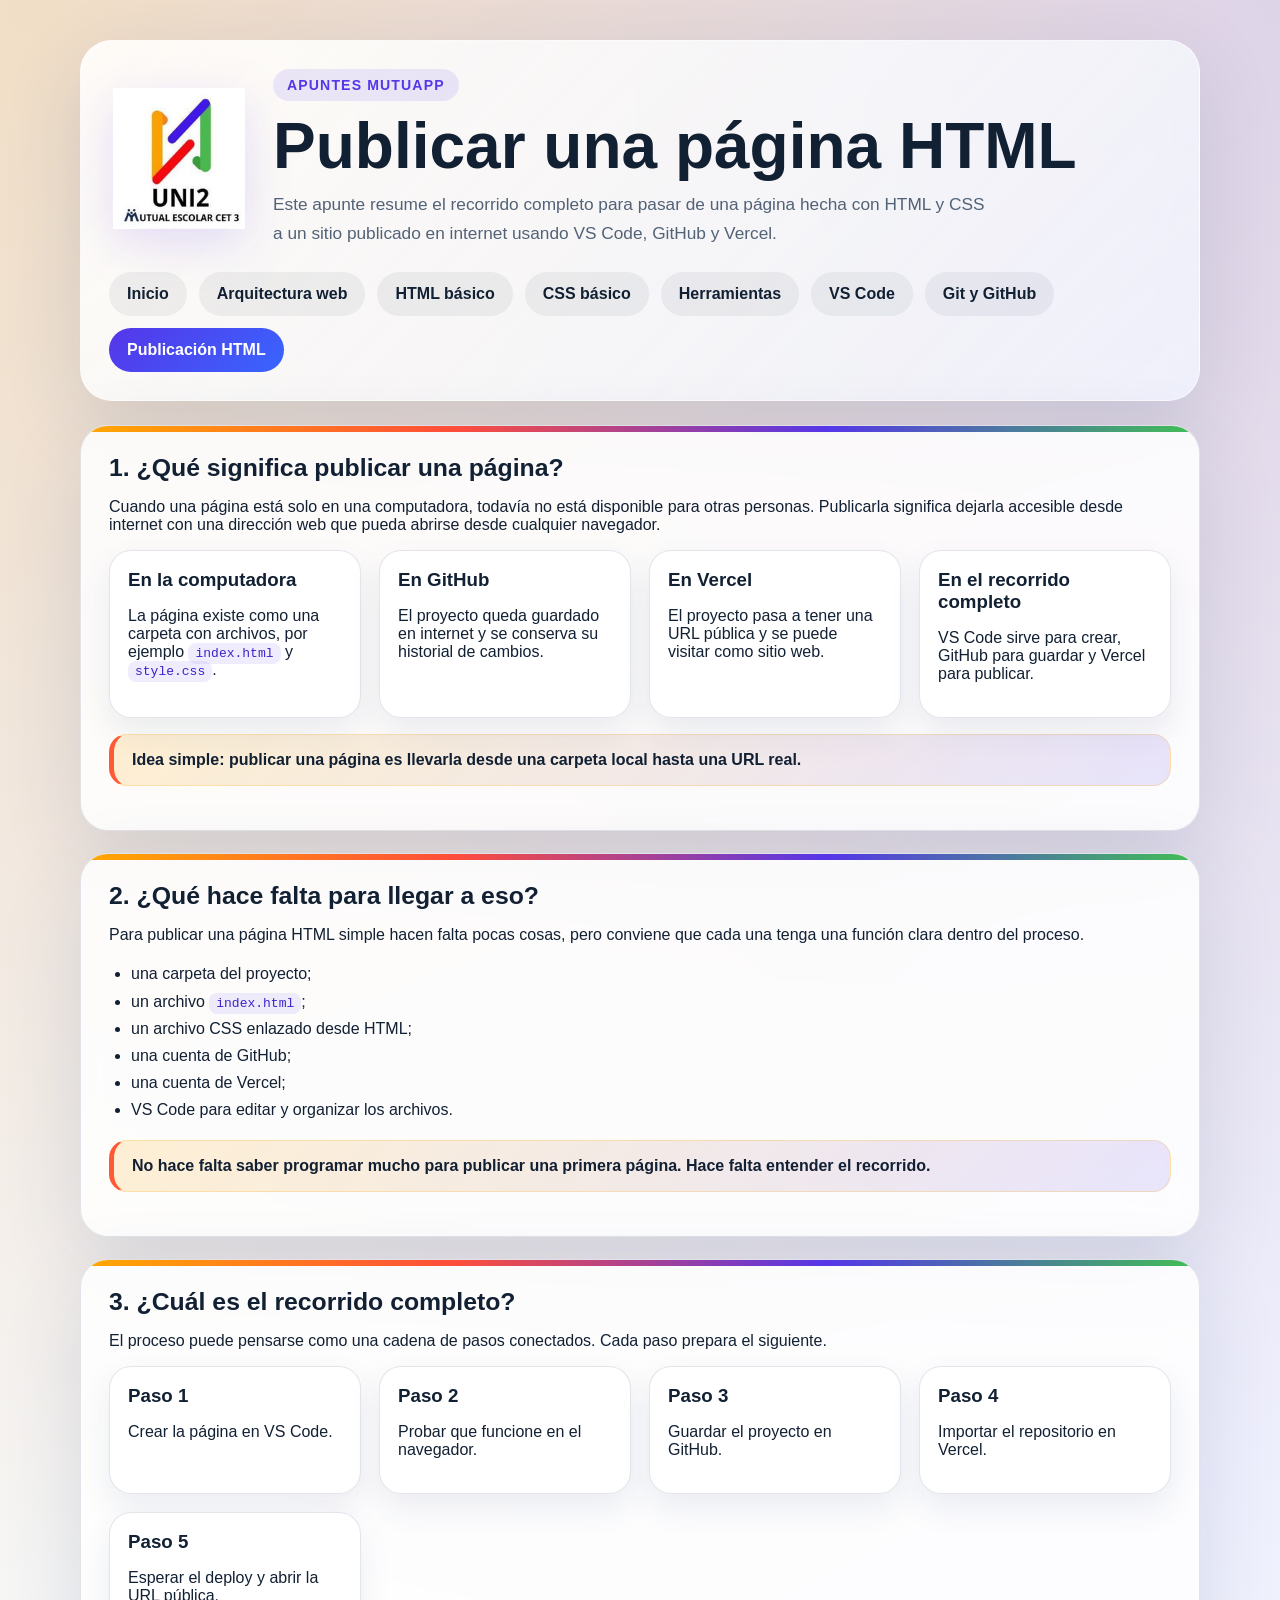
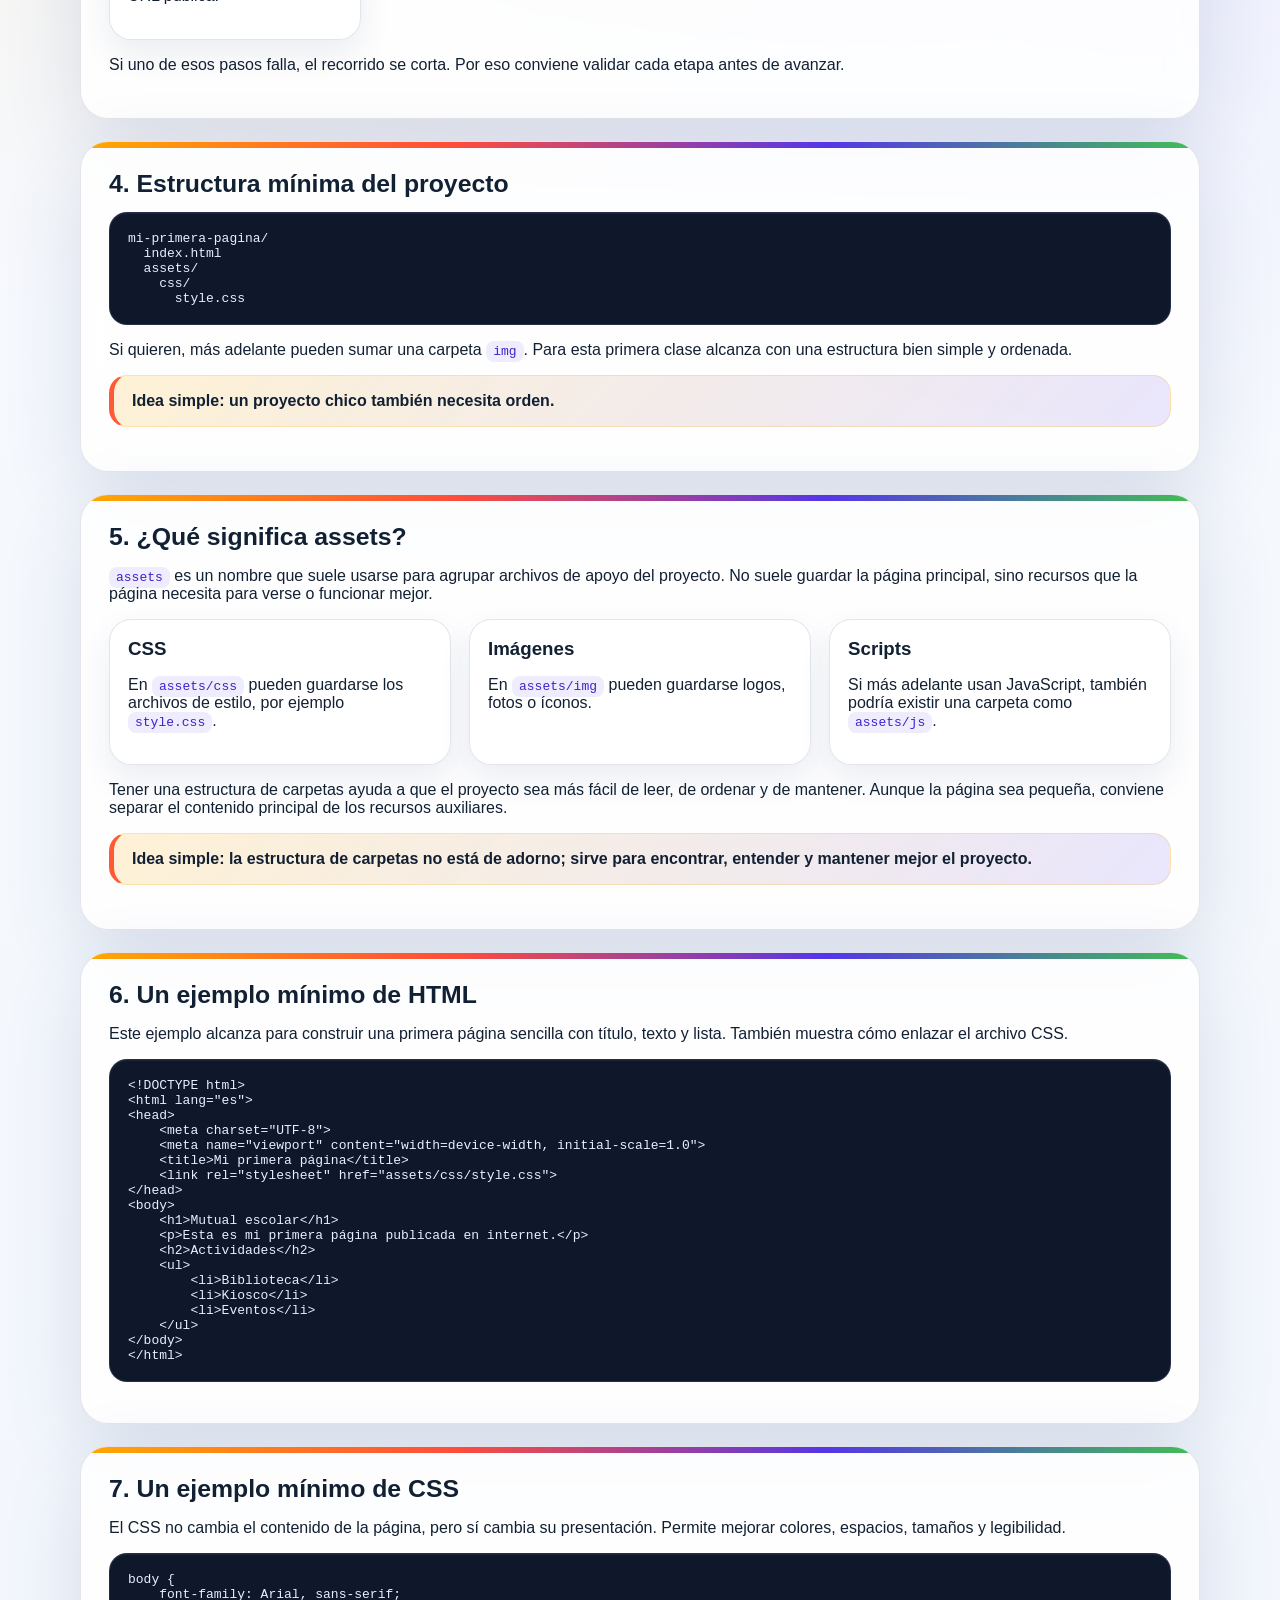
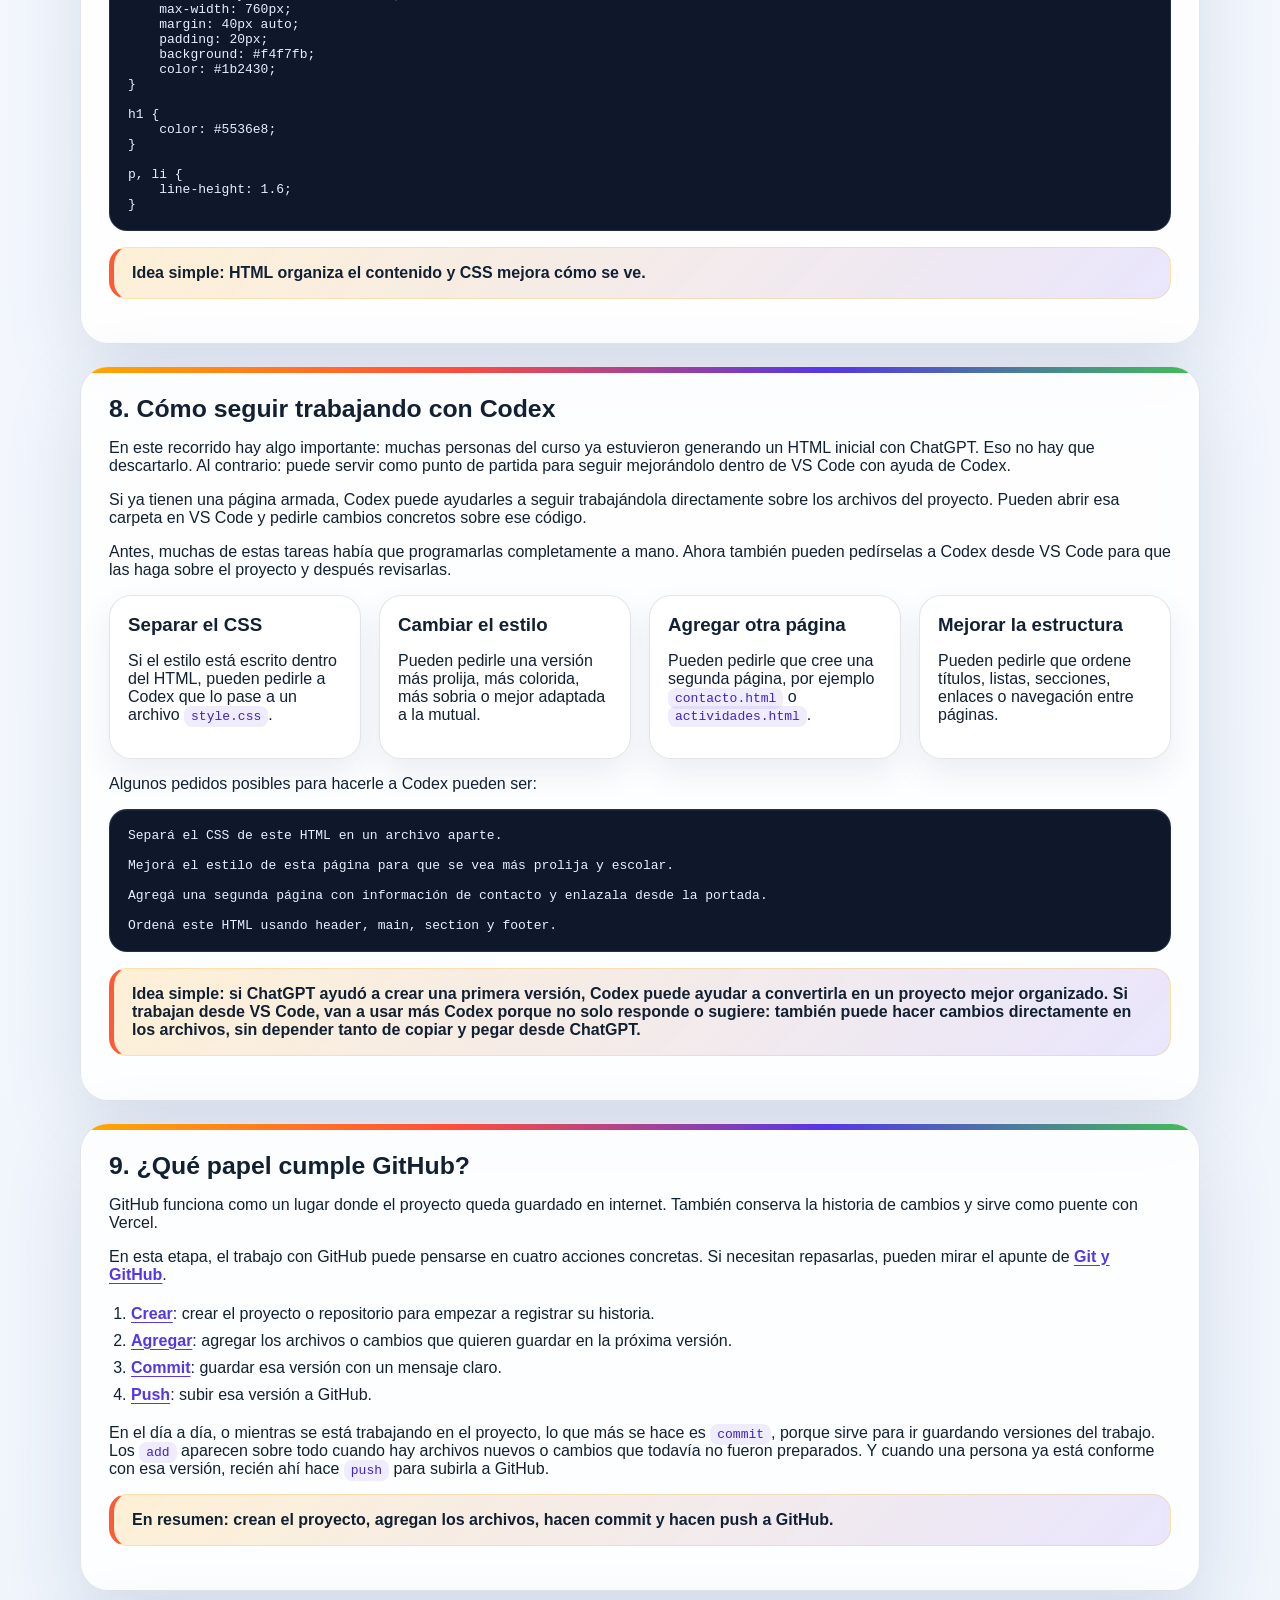
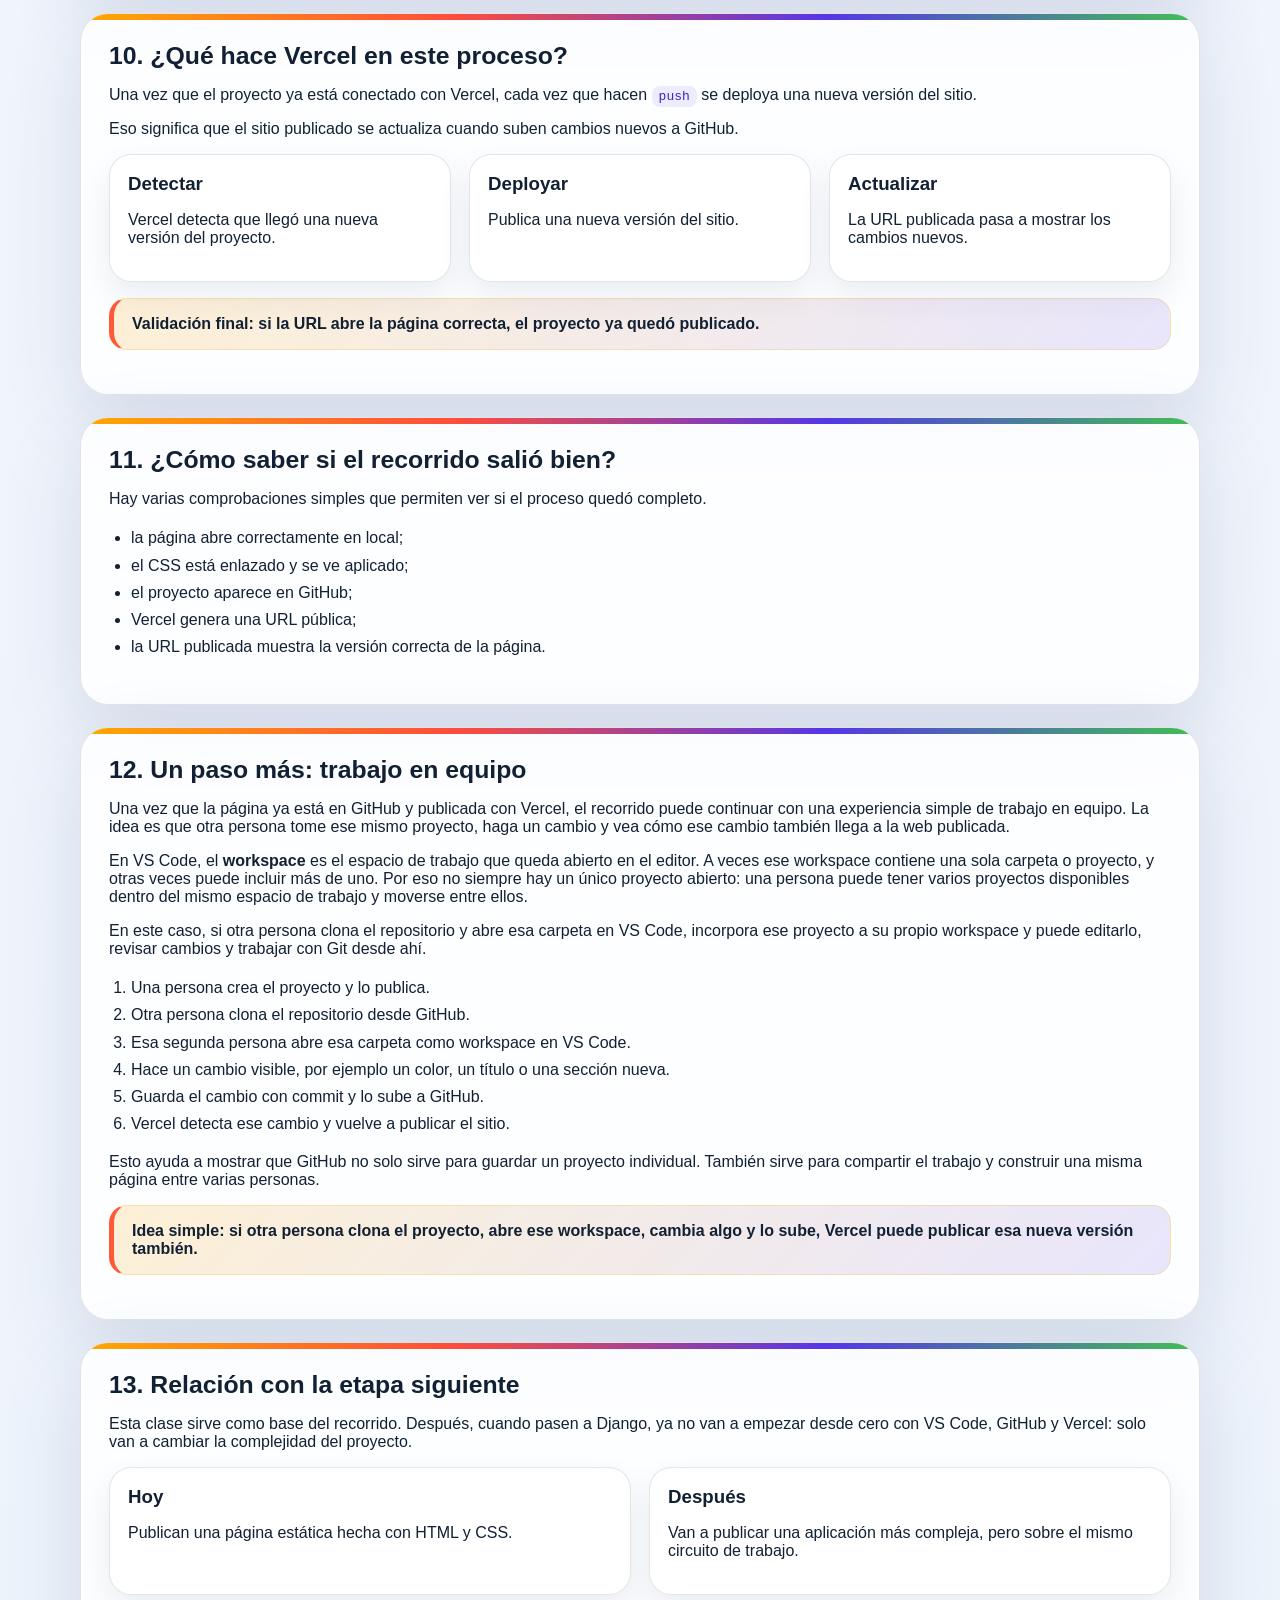
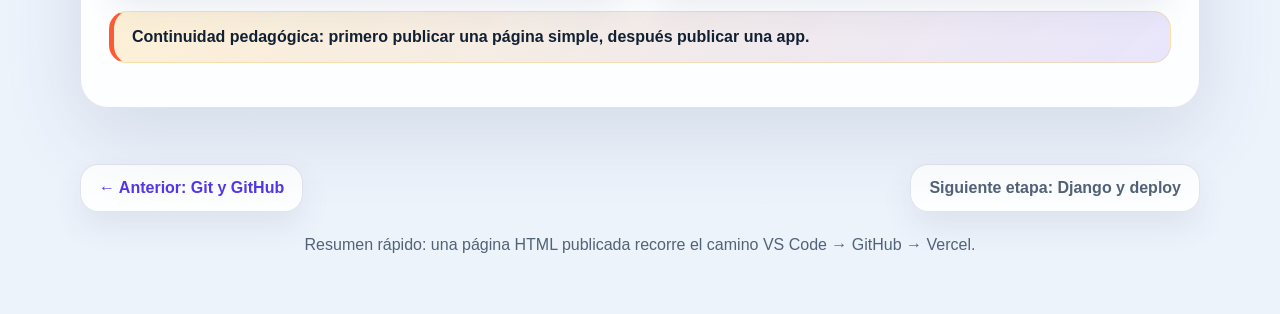
<file: publicar-html.html>
<!DOCTYPE html>
<html lang="es">
<head>
    <meta charset="UTF-8">
    <meta name="viewport" content="width=device-width, initial-scale=1.0">
    <title>Publicar una página HTML</title>
    <link rel="stylesheet" href="assets/css/style.css">
</head>
<body>
    <header>
        <div class="hero">
            <div class="hero-marca">
                <img src="assets/img/logo-unidos-cet3.png" alt="Logo de Unidos Mutual Escolar CET 3" class="logo-mutual">
                <div>
                    <p class="etiqueta">Apuntes MutuApp</p>
                    <h1>Publicar una página HTML</h1>
                    <p class="hero-texto">
                        Este apunte resume el recorrido completo para pasar de una página hecha con HTML y CSS
                        a un sitio publicado en internet usando VS Code, GitHub y Vercel.
                    </p>
                </div>
            </div>
            <nav class="nav-apuntes" aria-label="Navegación entre apuntes">
                <a href="index.html" class="nav-link">Inicio</a>
                <a href="arquitectura-web.html" class="nav-link">Arquitectura web</a>
                <a href="html.html" class="nav-link">HTML básico</a>
                <a href="css.html" class="nav-link">CSS básico</a>
                <a href="herramientas.html" class="nav-link">Herramientas</a>
                <a href="vscode.html" class="nav-link">VS Code</a>
                <a href="git.html" class="nav-link">Git y GitHub</a>
                <a href="publicar-html.html" class="nav-link actual">Publicación HTML</a>
            </nav>
        </div>
    </header>

    <main>
        <section>
            <h2>1. ¿Qué significa publicar una página?</h2>
            <p>
                Cuando una página está solo en una computadora, todavía no está disponible para otras personas.
                Publicarla significa dejarla accesible desde internet con una dirección web que pueda abrirse
                desde cualquier navegador.
            </p>
            <div class="grid">
                <article class="tarjeta">
                    <h3>En la computadora</h3>
                    <p>La página existe como una carpeta con archivos, por ejemplo <code>index.html</code> y <code>style.css</code>.</p>
                </article>
                <article class="tarjeta">
                    <h3>En GitHub</h3>
                    <p>El proyecto queda guardado en internet y se conserva su historial de cambios.</p>
                </article>
                <article class="tarjeta">
                    <h3>En Vercel</h3>
                    <p>El proyecto pasa a tener una URL pública y se puede visitar como sitio web.</p>
                </article>
                <article class="tarjeta">
                    <h3>En el recorrido completo</h3>
                    <p>VS Code sirve para crear, GitHub para guardar y Vercel para publicar.</p>
                </article>
            </div>
            <p class="destacado">
                Idea simple: publicar una página es llevarla desde una carpeta local hasta una URL real.
            </p>
        </section>

        <section>
            <h2>2. ¿Qué hace falta para llegar a eso?</h2>
            <p>
                Para publicar una página HTML simple hacen falta pocas cosas, pero conviene que cada una tenga
                una función clara dentro del proceso.
            </p>
            <ul>
                <li>una carpeta del proyecto;</li>
                <li>un archivo <code>index.html</code>;</li>
                <li>un archivo CSS enlazado desde HTML;</li>
                <li>una cuenta de GitHub;</li>
                <li>una cuenta de Vercel;</li>
                <li>VS Code para editar y organizar los archivos.</li>
            </ul>
            <p class="destacado">
                No hace falta saber programar mucho para publicar una primera página. Hace falta entender el recorrido.
            </p>
        </section>

        <section>
            <h2>3. ¿Cuál es el recorrido completo?</h2>
            <p>
                El proceso puede pensarse como una cadena de pasos conectados. Cada paso prepara el siguiente.
            </p>
            <div class="grid">
                <article class="tarjeta">
                    <h3>Paso 1</h3>
                    <p>Crear la página en VS Code.</p>
                </article>
                <article class="tarjeta">
                    <h3>Paso 2</h3>
                    <p>Probar que funcione en el navegador.</p>
                </article>
                <article class="tarjeta">
                    <h3>Paso 3</h3>
                    <p>Guardar el proyecto en GitHub.</p>
                </article>
                <article class="tarjeta">
                    <h3>Paso 4</h3>
                    <p>Importar el repositorio en Vercel.</p>
                </article>
                <article class="tarjeta">
                    <h3>Paso 5</h3>
                    <p>Esperar el deploy y abrir la URL pública.</p>
                </article>
            </div>
            <p>
                Si uno de esos pasos falla, el recorrido se corta. Por eso conviene validar cada etapa antes de avanzar.
            </p>
        </section>

        <section>
            <h2>4. Estructura mínima del proyecto</h2>
            <pre><code>mi-primera-pagina/
  index.html
  assets/
    css/
      style.css</code></pre>
            <p>
                Si quieren, más adelante pueden sumar una carpeta <code>img</code>. Para esta primera clase
                alcanza con una estructura bien simple y ordenada.
            </p>
            <p class="destacado">
                Idea simple: un proyecto chico también necesita orden.
            </p>
        </section>

        <section>
            <h2>5. ¿Qué significa assets?</h2>
            <p>
                <code>assets</code> es un nombre que suele usarse para agrupar archivos de apoyo del proyecto.
                No suele guardar la página principal, sino recursos que la página necesita para verse o funcionar mejor.
            </p>
            <div class="grid">
                <article class="tarjeta">
                    <h3>CSS</h3>
                    <p>En <code>assets/css</code> pueden guardarse los archivos de estilo, por ejemplo <code>style.css</code>.</p>
                </article>
                <article class="tarjeta">
                    <h3>Imágenes</h3>
                    <p>En <code>assets/img</code> pueden guardarse logos, fotos o íconos.</p>
                </article>
                <article class="tarjeta">
                    <h3>Scripts</h3>
                    <p>Si más adelante usan JavaScript, también podría existir una carpeta como <code>assets/js</code>.</p>
                </article>
            </div>
            <p>
                Tener una estructura de carpetas ayuda a que el proyecto sea más fácil de leer, de ordenar
                y de mantener. Aunque la página sea pequeña, conviene separar el contenido principal de los recursos auxiliares.
            </p>
            <p class="destacado">
                Idea simple: la estructura de carpetas no está de adorno; sirve para encontrar, entender y mantener mejor el proyecto.
            </p>
        </section>

        <section>
            <h2>6. Un ejemplo mínimo de HTML</h2>
            <p>
                Este ejemplo alcanza para construir una primera página sencilla con título, texto y lista.
                También muestra cómo enlazar el archivo CSS.
            </p>
            <pre><code>&lt;!DOCTYPE html&gt;
&lt;html lang="es"&gt;
&lt;head&gt;
    &lt;meta charset="UTF-8"&gt;
    &lt;meta name="viewport" content="width=device-width, initial-scale=1.0"&gt;
    &lt;title&gt;Mi primera página&lt;/title&gt;
    &lt;link rel="stylesheet" href="assets/css/style.css"&gt;
&lt;/head&gt;
&lt;body&gt;
    &lt;h1&gt;Mutual escolar&lt;/h1&gt;
    &lt;p&gt;Esta es mi primera página publicada en internet.&lt;/p&gt;
    &lt;h2&gt;Actividades&lt;/h2&gt;
    &lt;ul&gt;
        &lt;li&gt;Biblioteca&lt;/li&gt;
        &lt;li&gt;Kiosco&lt;/li&gt;
        &lt;li&gt;Eventos&lt;/li&gt;
    &lt;/ul&gt;
&lt;/body&gt;
&lt;/html&gt;</code></pre>
        </section>

        <section>
            <h2>7. Un ejemplo mínimo de CSS</h2>
            <p>
                El CSS no cambia el contenido de la página, pero sí cambia su presentación. Permite mejorar
                colores, espacios, tamaños y legibilidad.
            </p>
            <pre><code>body {
    font-family: Arial, sans-serif;
    max-width: 760px;
    margin: 40px auto;
    padding: 20px;
    background: #f4f7fb;
    color: #1b2430;
}

h1 {
    color: #5536e8;
}

p, li {
    line-height: 1.6;
}</code></pre>
            <p class="destacado">
                Idea simple: HTML organiza el contenido y CSS mejora cómo se ve.
            </p>
        </section>

        <section>
            <h2>8. Cómo seguir trabajando con Codex</h2>
            <p>
                En este recorrido hay algo importante: muchas personas del curso ya estuvieron generando un HTML
                inicial con ChatGPT. Eso no hay que descartarlo. Al contrario: puede servir como punto de partida
                para seguir mejorándolo dentro de VS Code con ayuda de Codex.
            </p>
            <p>
                Si ya tienen una página armada, Codex puede ayudarles a seguir trabajándola directamente
                sobre los archivos del proyecto. Pueden abrir esa carpeta en VS Code y pedirle cambios
                concretos sobre ese código.
            </p>
            <p>
                Antes, muchas de estas tareas había que programarlas completamente a mano. Ahora también pueden
                pedírselas a Codex desde VS Code para que las haga sobre el proyecto y después revisarlas.
            </p>
            <div class="grid">
                <article class="tarjeta">
                    <h3>Separar el CSS</h3>
                    <p>Si el estilo está escrito dentro del HTML, pueden pedirle a Codex que lo pase a un archivo <code>style.css</code>.</p>
                </article>
                <article class="tarjeta">
                    <h3>Cambiar el estilo</h3>
                    <p>Pueden pedirle una versión más prolija, más colorida, más sobria o mejor adaptada a la mutual.</p>
                </article>
                <article class="tarjeta">
                    <h3>Agregar otra página</h3>
                    <p>Pueden pedirle que cree una segunda página, por ejemplo <code>contacto.html</code> o <code>actividades.html</code>.</p>
                </article>
                <article class="tarjeta">
                    <h3>Mejorar la estructura</h3>
                    <p>Pueden pedirle que ordene títulos, listas, secciones, enlaces o navegación entre páginas.</p>
                </article>
            </div>
            <p>
                Algunos pedidos posibles para hacerle a Codex pueden ser:
            </p>
            <pre><code>Separá el CSS de este HTML en un archivo aparte.

Mejorá el estilo de esta página para que se vea más prolija y escolar.

Agregá una segunda página con información de contacto y enlazala desde la portada.

Ordená este HTML usando header, main, section y footer.</code></pre>
            <p class="destacado">
                Idea simple: si ChatGPT ayudó a crear una primera versión, Codex puede ayudar a convertirla en un proyecto mejor organizado. Si trabajan desde VS Code, van a usar más Codex porque no solo responde o sugiere: también puede hacer cambios directamente en los archivos, sin depender tanto de copiar y pegar desde ChatGPT.
            </p>
        </section>

        <section>
            <h2>9. ¿Qué papel cumple GitHub?</h2>
            <p>
                GitHub funciona como un lugar donde el proyecto queda guardado en internet. También conserva
                la historia de cambios y sirve como puente con Vercel.
            </p>
            <p>
                En esta etapa, el trabajo con GitHub puede pensarse en cuatro acciones concretas. Si necesitan
                repasarlas, pueden mirar el apunte de <a href="git.html">Git y GitHub</a>.
            </p>
            <ol>
                <li><strong><a href="git.html#crear-repo">Crear</a></strong>: crear el proyecto o repositorio para empezar a registrar su historia.</li>
                <li><strong><a href="git.html#agregar-archivos">Agregar</a></strong>: agregar los archivos o cambios que quieren guardar en la próxima versión.</li>
                <li><strong><a href="git.html#hacer-commit">Commit</a></strong>: guardar esa versión con un mensaje claro.</li>
                <li><strong><a href="git.html#hacer-push">Push</a></strong>: subir esa versión a GitHub.</li>
            </ol>
            <p>
                En el día a día, o mientras se está trabajando en el proyecto, lo que más se hace es
                <code>commit</code>, porque sirve para ir guardando versiones del trabajo. Los <code>add</code>
                aparecen sobre todo cuando hay archivos nuevos o cambios que todavía no fueron preparados.
                Y cuando una persona ya está conforme con esa versión, recién ahí hace <code>push</code>
                para subirla a GitHub.
            </p>
            <p class="destacado">
                En resumen: crean el proyecto, agregan los archivos, hacen commit y hacen push a GitHub.
            </p>
        </section>

        <section>
            <h2>10. ¿Qué hace Vercel en este proceso?</h2>
            <p>
                Una vez que el proyecto ya está conectado con Vercel, cada vez que hacen <code>push</code> se deploya
                una nueva versión del sitio.
            </p>
            <p>
                Eso significa que el sitio publicado se actualiza cuando suben cambios nuevos a GitHub.
            </p>
            <div class="grid">
                <article class="tarjeta">
                    <h3>Detectar</h3>
                    <p>Vercel detecta que llegó una nueva versión del proyecto.</p>
                </article>
                <article class="tarjeta">
                    <h3>Deployar</h3>
                    <p>Publica una nueva versión del sitio.</p>
                </article>
                <article class="tarjeta">
                    <h3>Actualizar</h3>
                    <p>La URL publicada pasa a mostrar los cambios nuevos.</p>
                </article>
            </div>
            <p class="destacado">
                Validación final: si la URL abre la página correcta, el proyecto ya quedó publicado.
            </p>
        </section>

        <section>
            <h2>11. ¿Cómo saber si el recorrido salió bien?</h2>
            <p>
                Hay varias comprobaciones simples que permiten ver si el proceso quedó completo.
            </p>
            <ul>
                <li>la página abre correctamente en local;</li>
                <li>el CSS está enlazado y se ve aplicado;</li>
                <li>el proyecto aparece en GitHub;</li>
                <li>Vercel genera una URL pública;</li>
                <li>la URL publicada muestra la versión correcta de la página.</li>
            </ul>
        </section>

        <section>
            <h2>12. Un paso más: trabajo en equipo</h2>
            <p>
                Una vez que la página ya está en GitHub y publicada con Vercel, el recorrido puede continuar
                con una experiencia simple de trabajo en equipo. La idea es que otra persona tome ese mismo
                proyecto, haga un cambio y vea cómo ese cambio también llega a la web publicada.
            </p>
            <p>
                En VS Code, el <strong>workspace</strong> es el espacio de trabajo que queda abierto en el editor.
                A veces ese workspace contiene una sola carpeta o proyecto, y otras veces puede incluir más de uno.
                Por eso no siempre hay un único proyecto abierto: una persona puede tener varios proyectos disponibles
                dentro del mismo espacio de trabajo y moverse entre ellos.
            </p>
            <p>
                En este caso, si otra persona clona el repositorio y abre esa carpeta en VS Code, incorpora ese proyecto
                a su propio workspace y puede editarlo, revisar cambios y trabajar con Git desde ahí.
            </p>
            <ol>
                <li>Una persona crea el proyecto y lo publica.</li>
                <li>Otra persona clona el repositorio desde GitHub.</li>
                <li>Esa segunda persona abre esa carpeta como workspace en VS Code.</li>
                <li>Hace un cambio visible, por ejemplo un color, un título o una sección nueva.</li>
                <li>Guarda el cambio con commit y lo sube a GitHub.</li>
                <li>Vercel detecta ese cambio y vuelve a publicar el sitio.</li>
            </ol>
            <p>
                Esto ayuda a mostrar que GitHub no solo sirve para guardar un proyecto individual. También sirve
                para compartir el trabajo y construir una misma página entre varias personas.
            </p>
            <p class="destacado">
                Idea simple: si otra persona clona el proyecto, abre ese workspace, cambia algo y lo sube, Vercel puede publicar esa nueva versión también.
            </p>
        </section>

        <section>
            <h2>13. Relación con la etapa siguiente</h2>
            <p>
                Esta clase sirve como base del recorrido. Después, cuando pasen a Django, ya no van a empezar
                desde cero con VS Code, GitHub y Vercel: solo van a cambiar la complejidad del proyecto.
            </p>
            <div class="grid">
                <article class="tarjeta">
                    <h3>Hoy</h3>
                    <p>Publican una página estática hecha con HTML y CSS.</p>
                </article>
                <article class="tarjeta">
                    <h3>Después</h3>
                    <p>Van a publicar una aplicación más compleja, pero sobre el mismo circuito de trabajo.</p>
                </article>
            </div>
            <p class="destacado">
                Continuidad pedagógica: primero publicar una página simple, después publicar una app.
            </p>
        </section>
    </main>

    <div class="paginacion">
        <a href="git.html" class="pagina-link">← Anterior: Git y GitHub</a>
        <span class="pagina-link pagina-link-inactiva">Siguiente etapa: Django y deploy</span>
    </div>

    <footer>
        <p>Resumen rápido: una página HTML publicada recorre el camino VS Code → GitHub → Vercel.</p>
    </footer>
</body>
</html>
</file>
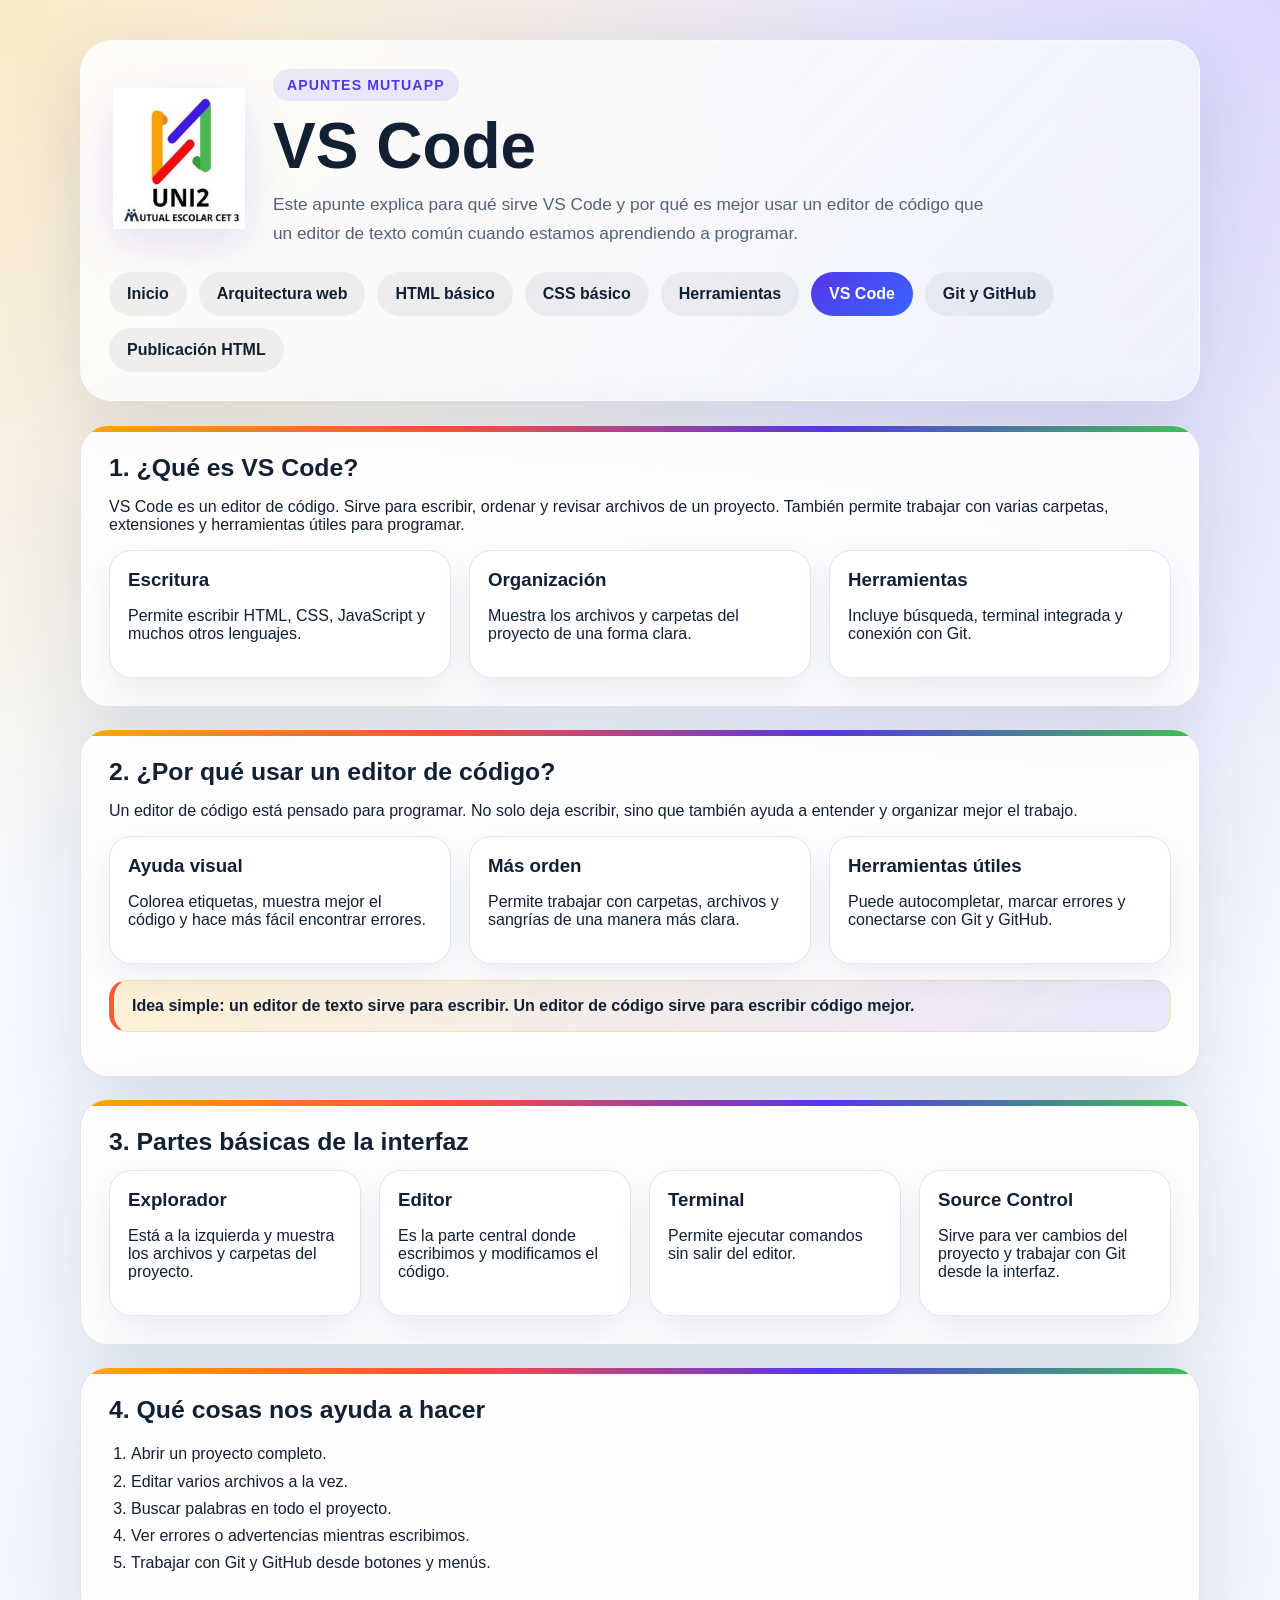
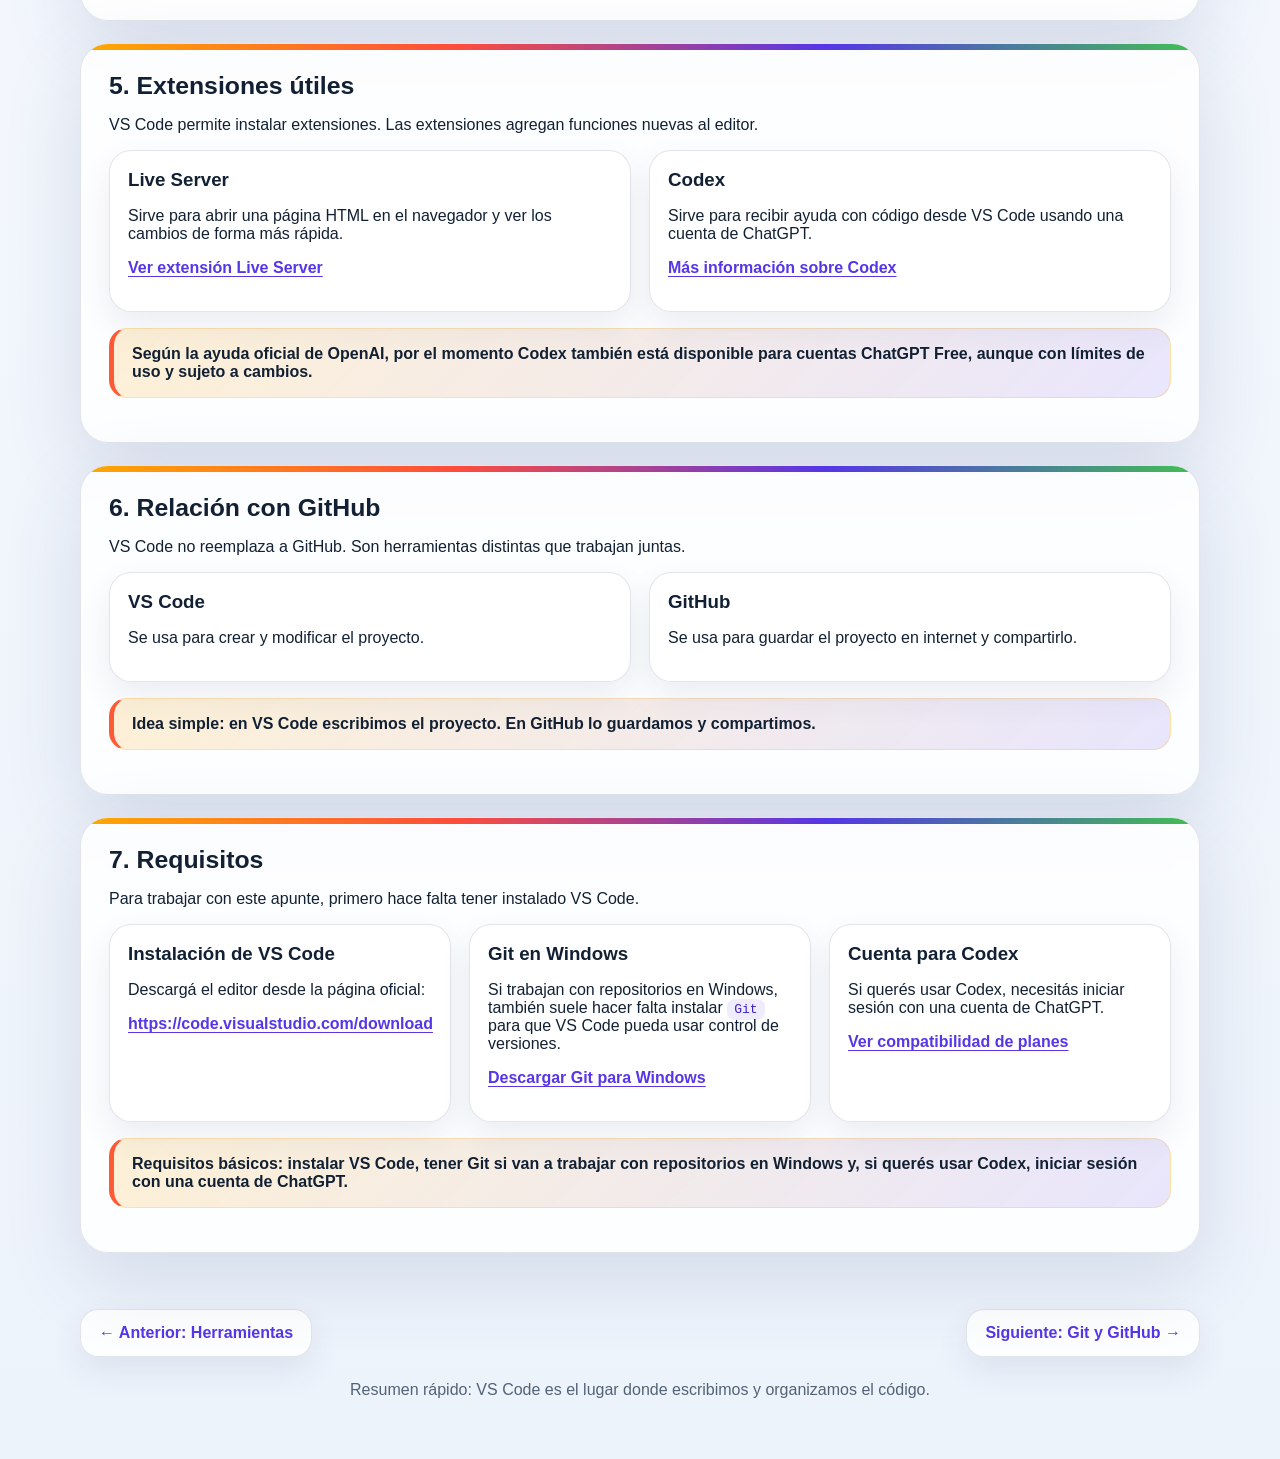
<file: vscode.html>
<!DOCTYPE html>
<html lang="es">
<head>
    <meta charset="UTF-8">
    <meta name="viewport" content="width=device-width, initial-scale=1.0">
    <title>VS Code</title>
    <link rel="stylesheet" href="assets/css/style.css">
</head>
<body>
    <header>
        <div class="hero">
            <div class="hero-marca">
                <img src="assets/img/logo-unidos-cet3.png" alt="Logo de Unidos Mutual Escolar CET 3" class="logo-mutual">
                <div>
                    <p class="etiqueta">Apuntes MutuApp</p>
                    <h1>VS Code</h1>
                    <p class="hero-texto">
                        Este apunte explica para qué sirve VS Code y por qué es mejor usar un editor de código
                        que un editor de texto común cuando estamos aprendiendo a programar.
                    </p>
                </div>
            </div>
            <nav class="nav-apuntes" aria-label="Navegación entre apuntes">
                <a href="index.html" class="nav-link">Inicio</a>
                <a href="arquitectura-web.html" class="nav-link">Arquitectura web</a>
                <a href="html.html" class="nav-link">HTML básico</a>
                <a href="css.html" class="nav-link">CSS básico</a>
                <a href="herramientas.html" class="nav-link">Herramientas</a>
                <a href="vscode.html" class="nav-link actual">VS Code</a>
                <a href="git.html" class="nav-link">Git y GitHub</a>
                <a href="publicar-html.html" class="nav-link">Publicación HTML</a>
            </nav>
        </div>
    </header>

    <main>
        <section>
            <h2>1. ¿Qué es VS Code?</h2>
            <p>
                VS Code es un editor de código. Sirve para escribir, ordenar y revisar archivos de un proyecto.
                También permite trabajar con varias carpetas, extensiones y herramientas útiles para programar.
            </p>
            <div class="grid">
                <article class="tarjeta">
                    <h3>Escritura</h3>
                    <p>Permite escribir HTML, CSS, JavaScript y muchos otros lenguajes.</p>
                </article>
                <article class="tarjeta">
                    <h3>Organización</h3>
                    <p>Muestra los archivos y carpetas del proyecto de una forma clara.</p>
                </article>
                <article class="tarjeta">
                    <h3>Herramientas</h3>
                    <p>Incluye búsqueda, terminal integrada y conexión con Git.</p>
                </article>
            </div>
        </section>

        <section>
            <h2>2. ¿Por qué usar un editor de código?</h2>
            <p>
                Un editor de código está pensado para programar. No solo deja escribir, sino que también
                ayuda a entender y organizar mejor el trabajo.
            </p>
            <div class="grid">
                <article class="tarjeta">
                    <h3>Ayuda visual</h3>
                    <p>Colorea etiquetas, muestra mejor el código y hace más fácil encontrar errores.</p>
                </article>
                <article class="tarjeta">
                    <h3>Más orden</h3>
                    <p>Permite trabajar con carpetas, archivos y sangrías de una manera más clara.</p>
                </article>
                <article class="tarjeta">
                    <h3>Herramientas útiles</h3>
                    <p>Puede autocompletar, marcar errores y conectarse con Git y GitHub.</p>
                </article>
            </div>
            <p class="destacado">
                Idea simple: un editor de texto sirve para escribir. Un editor de código sirve para escribir código mejor.
            </p>
        </section>

        <section>
            <h2>3. Partes básicas de la interfaz</h2>
            <div class="grid">
                <article class="tarjeta">
                    <h3>Explorador</h3>
                    <p>Está a la izquierda y muestra los archivos y carpetas del proyecto.</p>
                </article>
                <article class="tarjeta">
                    <h3>Editor</h3>
                    <p>Es la parte central donde escribimos y modificamos el código.</p>
                </article>
                <article class="tarjeta">
                    <h3>Terminal</h3>
                    <p>Permite ejecutar comandos sin salir del editor.</p>
                </article>
                <article class="tarjeta">
                    <h3>Source Control</h3>
                    <p>Sirve para ver cambios del proyecto y trabajar con Git desde la interfaz.</p>
                </article>
            </div>
        </section>

        <section>
            <h2>4. Qué cosas nos ayuda a hacer</h2>
            <ol>
                <li>Abrir un proyecto completo.</li>
                <li>Editar varios archivos a la vez.</li>
                <li>Buscar palabras en todo el proyecto.</li>
                <li>Ver errores o advertencias mientras escribimos.</li>
                <li>Trabajar con Git y GitHub desde botones y menús.</li>
            </ol>
        </section>

        <section>
            <h2>5. Extensiones útiles</h2>
            <p>
                VS Code permite instalar extensiones. Las extensiones agregan funciones nuevas al editor.
            </p>
            <div class="grid">
                <article class="tarjeta">
                    <h3>Live Server</h3>
                    <p>Sirve para abrir una página HTML en el navegador y ver los cambios de forma más rápida.</p>
                    <p><a href="https://marketplace.visualstudio.com/items?itemName=ritwickdey.LiveServer" target="_blank" rel="noopener noreferrer">Ver extensión Live Server</a></p>
                </article>
                <article class="tarjeta">
                    <h3>Codex</h3>
                    <p>Sirve para recibir ayuda con código desde VS Code usando una cuenta de ChatGPT.</p>
                    <p><a href="https://openai.com/codex/" target="_blank" rel="noopener noreferrer">Más información sobre Codex</a></p>
                </article>
            </div>
            <p class="destacado">
                Según la ayuda oficial de OpenAI, por el momento Codex también está disponible para cuentas ChatGPT Free,
                aunque con límites de uso y sujeto a cambios.
            </p>
        </section>

        <section>
            <h2>6. Relación con GitHub</h2>
            <p>
                VS Code no reemplaza a GitHub. Son herramientas distintas que trabajan juntas.
            </p>
            <div class="grid">
                <article class="tarjeta">
                    <h3>VS Code</h3>
                    <p>Se usa para crear y modificar el proyecto.</p>
                </article>
                <article class="tarjeta">
                    <h3>GitHub</h3>
                    <p>Se usa para guardar el proyecto en internet y compartirlo.</p>
                </article>
            </div>
            <p class="destacado">
                Idea simple: en VS Code escribimos el proyecto. En GitHub lo guardamos y compartimos.
            </p>
        </section>

        <section>
            <h2>7. Requisitos</h2>
            <p>Para trabajar con este apunte, primero hace falta tener instalado VS Code.</p>
            <div class="grid">
                <article class="tarjeta">
                    <h3>Instalación de VS Code</h3>
                    <p>Descargá el editor desde la página oficial:</p>
                    <p><a href="https://code.visualstudio.com/download" target="_blank" rel="noopener noreferrer">https://code.visualstudio.com/download</a></p>
                </article>
                <article class="tarjeta">
                    <h3>Git en Windows</h3>
                    <p>Si trabajan con repositorios en Windows, también suele hacer falta instalar <code>Git</code> para que VS Code pueda usar control de versiones.</p>
                    <p><a href="https://git-scm.com/download/win" target="_blank" rel="noopener noreferrer">Descargar Git para Windows</a></p>
                </article>
                <article class="tarjeta">
                    <h3>Cuenta para Codex</h3>
                    <p>Si querés usar Codex, necesitás iniciar sesión con una cuenta de ChatGPT.</p>
                    <p><a href="https://help.openai.com/en/articles/11369540-using-codex-with-your-chatgpt-plan" target="_blank" rel="noopener noreferrer">Ver compatibilidad de planes</a></p>
                </article>
            </div>
            <p class="destacado">
                Requisitos básicos: instalar VS Code, tener Git si van a trabajar con repositorios en Windows y, si querés usar Codex, iniciar sesión con una cuenta de ChatGPT.
            </p>
        </section>
    </main>

    <div class="paginacion">
        <a href="herramientas.html" class="pagina-link">← Anterior: Herramientas</a>
        <a href="git.html" class="pagina-link">Siguiente: Git y GitHub →</a>
    </div>

    <footer>
        <p>Resumen rápido: VS Code es el lugar donde escribimos y organizamos el código.</p>
    </footer>
</body>
</html>
</file>
<file: assets/css/style.css>
:root {
    --fondo: #f4f7fb;
    --panel: rgba(255, 255, 255, 0.86);
    --panel-fuerte: #ffffff;
    --texto: #122033;
    --texto-suave: #526277;
    --acento: #5536e8;
    --acento-2: #ff5a36;
    --verde: #41bf53;
    --borde: rgba(80, 95, 130, 0.16);
    --destacado: linear-gradient(135deg, rgba(255, 169, 0, 0.16), rgba(85, 54, 232, 0.12));
    --sombra: 0 24px 80px rgba(39, 62, 112, 0.14);
}

* {
    box-sizing: border-box;
}

body {
    margin: 0;
    font-family: "Segoe UI", Tahoma, Geneva, Verdana, sans-serif;
    background:
        radial-gradient(circle at top left, rgba(255, 169, 0, 0.22), transparent 28%),
        radial-gradient(circle at top right, rgba(85, 54, 232, 0.18), transparent 30%),
        linear-gradient(180deg, #f9fbff 0%, #edf3fb 100%);
    color: var(--texto);
}

header {
    padding: 40px 20px 24px;
}

.hero {
    width: min(1120px, calc(100% - 24px));
    margin: 0 auto;
    padding: 28px;
    border: 1px solid rgba(255, 255, 255, 0.55);
    border-radius: 32px;
    background:
        linear-gradient(135deg, rgba(255, 255, 255, 0.9), rgba(244, 248, 255, 0.8)),
        linear-gradient(135deg, rgba(255, 169, 0, 0.12), rgba(85, 54, 232, 0.08));
    box-shadow: var(--sombra);
    backdrop-filter: blur(16px);
}

.hero-marca {
    display: grid;
    grid-template-columns: minmax(96px, 140px) 1fr;
    gap: 24px;
    align-items: center;
    text-align: left;
}

.logo-mutual {
    width: 100%;
    max-width: 132px;
    justify-self: center;
    filter: drop-shadow(0 14px 24px rgba(85, 54, 232, 0.16));
}

.etiqueta {
    display: inline-block;
    margin: 0 0 14px;
    padding: 8px 14px;
    border-radius: 999px;
    background: rgba(85, 54, 232, 0.1);
    color: var(--acento);
    font-size: 0.88rem;
    font-weight: 700;
    letter-spacing: 0.08em;
    text-transform: uppercase;
}

h1 {
    margin: 0 0 12px;
    font-size: clamp(2.2rem, 5vw, 4.2rem);
    line-height: 0.98;
    color: var(--texto);
}

.hero-texto {
    max-width: 720px;
    margin: 0;
    color: var(--texto-suave);
    font-size: 1.08rem;
    line-height: 1.7;
}

.nav-apuntes {
    display: flex;
    flex-wrap: wrap;
    gap: 12px;
    margin-top: 24px;
}

.nav-link {
    display: inline-flex;
    align-items: center;
    min-height: 44px;
    padding: 10px 18px;
    border-radius: 999px;
    background: rgba(18, 32, 51, 0.06);
    color: var(--texto);
    font-weight: 700;
    text-decoration: none;
    transition: transform 0.2s ease, background-color 0.2s ease, color 0.2s ease;
}

.nav-link:hover,
.nav-link:focus-visible {
    background: rgba(85, 54, 232, 0.12);
    color: var(--acento);
    transform: translateY(-1px);
}

.nav-link.actual {
    background: linear-gradient(135deg, var(--acento), #3965ff);
    color: #ffffff;
}

main {
    width: min(1120px, calc(100% - 24px));
    margin: 0 auto 56px;
    display: grid;
    gap: 22px;
}

section {
    position: relative;
    overflow: hidden;
    background: var(--panel);
    border: 1px solid var(--borde);
    border-radius: 28px;
    padding: 28px;
    box-shadow: var(--sombra);
    backdrop-filter: blur(14px);
}

section::before {
    content: "";
    position: absolute;
    inset: 0 auto auto 0;
    width: 100%;
    height: 6px;
    background: linear-gradient(90deg, #ffa900, #ff4d3b, #5536e8, #41bf53);
}

h2 {
    margin-top: 0;
    margin-bottom: 14px;
    color: var(--texto);
    font-size: 1.55rem;
}

h3,
h4 {
    color: var(--texto);
}

code {
    background: rgba(85, 54, 232, 0.09);
    color: #4022ca;
    padding: 3px 7px;
    border-radius: 8px;
}

pre {
    background: #0f172a;
    color: #e8efff;
    padding: 18px;
    border-radius: 18px;
    border: 1px solid rgba(134, 156, 202, 0.18);
    overflow-x: auto;
    box-shadow: inset 0 1px 0 rgba(255, 255, 255, 0.05);
}

pre code {
    background: transparent;
    color: inherit;
    padding: 0;
    border-radius: 0;
}

.grid {
    display: grid;
    grid-template-columns: repeat(auto-fit, minmax(230px, 1fr));
    gap: 18px;
}

.tarjeta {
    background: var(--panel-fuerte);
    border: 1px solid var(--borde);
    border-radius: 22px;
    padding: 18px;
    box-shadow: 0 14px 32px rgba(39, 62, 112, 0.09);
}

.tarjeta h3 {
    margin-top: 0;
    margin-bottom: 10px;
}

a {
    color: var(--acento);
    font-weight: 700;
    text-underline-offset: 3px;
}

.imagen-ejemplo {
    width: 100%;
    max-width: 220px;
    padding: 16px;
    border-radius: 24px;
    border: 1px solid rgba(85, 54, 232, 0.12);
    background: linear-gradient(180deg, rgba(255, 255, 255, 0.96), rgba(244, 246, 255, 0.92));
    box-shadow: 0 20px 38px rgba(39, 62, 112, 0.12);
}

.destacado {
    margin-top: 16px;
    padding: 16px 18px;
    border: 1px solid rgba(255, 169, 0, 0.22);
    border-left: 5px solid var(--acento-2);
    border-radius: 18px;
    background: var(--destacado);
    font-weight: bold;
}

.destacado-texto {
    color: var(--acento-2);
    font-weight: bold;
}

.ejemplo-render {
    margin-top: 16px;
}

.tarjeta-interna {
    margin-top: 12px;
    background: linear-gradient(180deg, #ffffff, #f7f9ff);
}

ol,
ul {
    padding-left: 22px;
    line-height: 1.7;
}

form {
    display: grid;
    gap: 12px;
    max-width: 520px;
}

input,
textarea,
button {
    font: inherit;
    padding: 13px 15px;
    border-radius: 14px;
    border: 1px solid rgba(80, 95, 130, 0.2);
}

input,
textarea {
    background: rgba(255, 255, 255, 0.9);
}

button {
    width: fit-content;
    background: linear-gradient(135deg, var(--acento), #3965ff);
    color: white;
    border: none;
    cursor: pointer;
    font-weight: 700;
    box-shadow: 0 14px 28px rgba(85, 54, 232, 0.24);
}

footer {
    text-align: center;
    padding: 0 20px 44px;
    color: var(--texto-suave);
}

.paginacion {
    width: min(1120px, calc(100% - 24px));
    margin: 0 auto 24px;
    display: flex;
    justify-content: space-between;
    gap: 16px;
    flex-wrap: wrap;
}

.pagina-link {
    display: inline-flex;
    align-items: center;
    min-height: 48px;
    padding: 12px 18px;
    border-radius: 18px;
    background: rgba(255, 255, 255, 0.86);
    border: 1px solid var(--borde);
    box-shadow: 0 14px 32px rgba(39, 62, 112, 0.09);
    text-decoration: none;
}

.pagina-link-inactiva {
    color: var(--texto-suave);
    font-weight: 600;
}

@media (max-width: 720px) {
    header {
        padding-top: 24px;
    }

    .hero {
        padding: 22px 18px;
        border-radius: 24px;
    }

    .hero-marca {
        grid-template-columns: 1fr;
        text-align: center;
    }

    .logo-mutual {
        max-width: 112px;
    }

    .nav-apuntes {
        justify-content: center;
    }

    section {
        padding: 22px 18px;
        border-radius: 22px;
    }

    .paginacion {
        margin-bottom: 18px;
    }

    .pagina-link {
        width: 100%;
        justify-content: center;
    }
}
</file>
<file: style.css>
:root {
    --fondo: #f4f7fb;
    --panel: rgba(255, 255, 255, 0.86);
    --panel-fuerte: #ffffff;
    --texto: #122033;
    --texto-suave: #526277;
    --acento: #5536e8;
    --acento-2: #ff5a36;
    --verde: #41bf53;
    --borde: rgba(80, 95, 130, 0.16);
    --destacado: linear-gradient(135deg, rgba(255, 169, 0, 0.16), rgba(85, 54, 232, 0.12));
    --sombra: 0 24px 80px rgba(39, 62, 112, 0.14);
}

* {
    box-sizing: border-box;
}

body {
    margin: 0;
    font-family: "Segoe UI", Tahoma, Geneva, Verdana, sans-serif;
    background:
        radial-gradient(circle at top left, rgba(255, 169, 0, 0.22), transparent 28%),
        radial-gradient(circle at top right, rgba(85, 54, 232, 0.18), transparent 30%),
        linear-gradient(180deg, #f9fbff 0%, #edf3fb 100%);
    color: var(--texto);
}

header {
    padding: 40px 20px 24px;
}

.hero {
    width: min(1120px, calc(100% - 24px));
    margin: 0 auto;
    padding: 28px;
    border: 1px solid rgba(255, 255, 255, 0.55);
    border-radius: 32px;
    background:
        linear-gradient(135deg, rgba(255, 255, 255, 0.9), rgba(244, 248, 255, 0.8)),
        linear-gradient(135deg, rgba(255, 169, 0, 0.12), rgba(85, 54, 232, 0.08));
    box-shadow: var(--sombra);
    backdrop-filter: blur(16px);
}

.hero-marca {
    display: grid;
    grid-template-columns: minmax(96px, 140px) 1fr;
    gap: 24px;
    align-items: center;
    text-align: left;
}

.logo-mutual {
    width: 100%;
    max-width: 132px;
    justify-self: center;
    filter: drop-shadow(0 14px 24px rgba(85, 54, 232, 0.16));
}

.etiqueta {
    display: inline-block;
    margin: 0 0 14px;
    padding: 8px 14px;
    border-radius: 999px;
    background: rgba(85, 54, 232, 0.1);
    color: var(--acento);
    font-size: 0.88rem;
    font-weight: 700;
    letter-spacing: 0.08em;
    text-transform: uppercase;
}

h1 {
    margin: 0 0 12px;
    font-size: clamp(2.2rem, 5vw, 4.2rem);
    line-height: 0.98;
    color: var(--texto);
}

.hero-texto {
    max-width: 720px;
    margin: 0;
    color: var(--texto-suave);
    font-size: 1.08rem;
    line-height: 1.7;
}

.nav-apuntes {
    display: flex;
    flex-wrap: wrap;
    gap: 12px;
    margin-top: 24px;
}

.nav-link {
    display: inline-flex;
    align-items: center;
    min-height: 44px;
    padding: 10px 18px;
    border-radius: 999px;
    background: rgba(18, 32, 51, 0.06);
    color: var(--texto);
    font-weight: 700;
    text-decoration: none;
    transition: transform 0.2s ease, background-color 0.2s ease, color 0.2s ease;
}

.nav-link:hover,
.nav-link:focus-visible {
    background: rgba(85, 54, 232, 0.12);
    color: var(--acento);
    transform: translateY(-1px);
}

.nav-link.actual {
    background: linear-gradient(135deg, var(--acento), #3965ff);
    color: #ffffff;
}

main {
    width: min(1120px, calc(100% - 24px));
    margin: 0 auto 56px;
    display: grid;
    gap: 22px;
}

section {
    position: relative;
    overflow: hidden;
    background: var(--panel);
    border: 1px solid var(--borde);
    border-radius: 28px;
    padding: 28px;
    box-shadow: var(--sombra);
    backdrop-filter: blur(14px);
}

section::before {
    content: "";
    position: absolute;
    inset: 0 auto auto 0;
    width: 100%;
    height: 6px;
    background: linear-gradient(90deg, #ffa900, #ff4d3b, #5536e8, #41bf53);
}

h2 {
    margin-top: 0;
    margin-bottom: 14px;
    color: var(--texto);
    font-size: 1.55rem;
}

h3,
h4 {
    color: var(--texto);
}

code {
    background: rgba(85, 54, 232, 0.09);
    color: #4022ca;
    padding: 3px 7px;
    border-radius: 8px;
}

pre {
    background: #0f172a;
    color: #e8efff;
    padding: 18px;
    border-radius: 18px;
    border: 1px solid rgba(134, 156, 202, 0.18);
    overflow-x: auto;
    box-shadow: inset 0 1px 0 rgba(255, 255, 255, 0.05);
}

pre code {
    background: transparent;
    color: inherit;
    padding: 0;
    border-radius: 0;
}

.grid {
    display: grid;
    grid-template-columns: repeat(auto-fit, minmax(230px, 1fr));
    gap: 18px;
}

.tarjeta {
    background: var(--panel-fuerte);
    border: 1px solid var(--borde);
    border-radius: 22px;
    padding: 18px;
    box-shadow: 0 14px 32px rgba(39, 62, 112, 0.09);
}

.tarjeta h3 {
    margin-top: 0;
    margin-bottom: 10px;
}

a {
    color: var(--acento);
    font-weight: 700;
    text-underline-offset: 3px;
}

.imagen-ejemplo {
    width: 100%;
    max-width: 220px;
    padding: 16px;
    border-radius: 24px;
    border: 1px solid rgba(85, 54, 232, 0.12);
    background: linear-gradient(180deg, rgba(255, 255, 255, 0.96), rgba(244, 246, 255, 0.92));
    box-shadow: 0 20px 38px rgba(39, 62, 112, 0.12);
}

.destacado {
    margin-top: 16px;
    padding: 16px 18px;
    border: 1px solid rgba(255, 169, 0, 0.22);
    border-left: 5px solid var(--acento-2);
    border-radius: 18px;
    background: var(--destacado);
    font-weight: bold;
}

.destacado-texto {
    color: var(--acento-2);
    font-weight: bold;
}

.ejemplo-render {
    margin-top: 16px;
}

.tarjeta-interna {
    margin-top: 12px;
    background: linear-gradient(180deg, #ffffff, #f7f9ff);
}

ol,
ul {
    padding-left: 22px;
    line-height: 1.7;
}

form {
    display: grid;
    gap: 12px;
    max-width: 520px;
}

input,
textarea,
button {
    font: inherit;
    padding: 13px 15px;
    border-radius: 14px;
    border: 1px solid rgba(80, 95, 130, 0.2);
}

input,
textarea {
    background: rgba(255, 255, 255, 0.9);
}

button {
    width: fit-content;
    background: linear-gradient(135deg, var(--acento), #3965ff);
    color: white;
    border: none;
    cursor: pointer;
    font-weight: 700;
    box-shadow: 0 14px 28px rgba(85, 54, 232, 0.24);
}

footer {
    text-align: center;
    padding: 0 20px 44px;
    color: var(--texto-suave);
}

@media (max-width: 720px) {
    header {
        padding-top: 24px;
    }

    .hero {
        padding: 22px 18px;
        border-radius: 24px;
    }

    .hero-marca {
        grid-template-columns: 1fr;
        text-align: center;
    }

    .logo-mutual {
        max-width: 112px;
    }

    .nav-apuntes {
        justify-content: center;
    }

    section {
        padding: 22px 18px;
        border-radius: 22px;
    }
}
</file>
